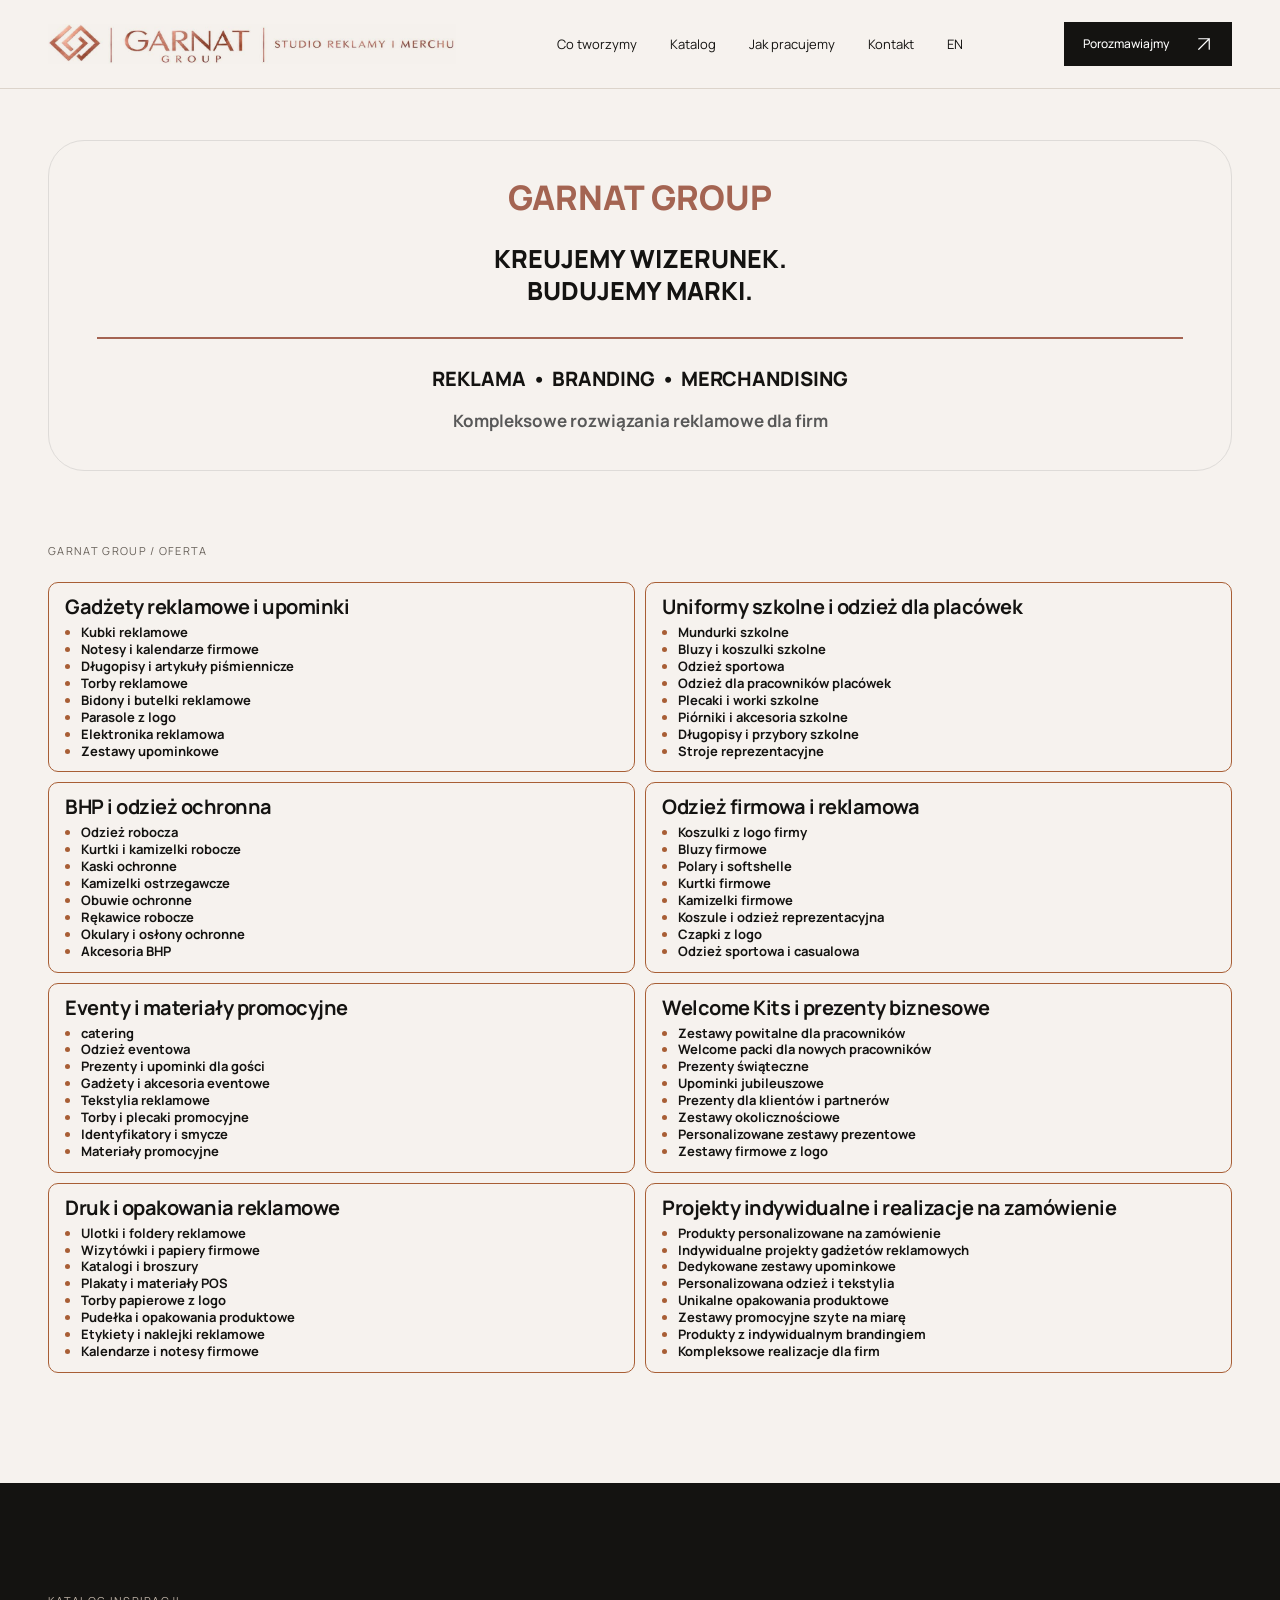
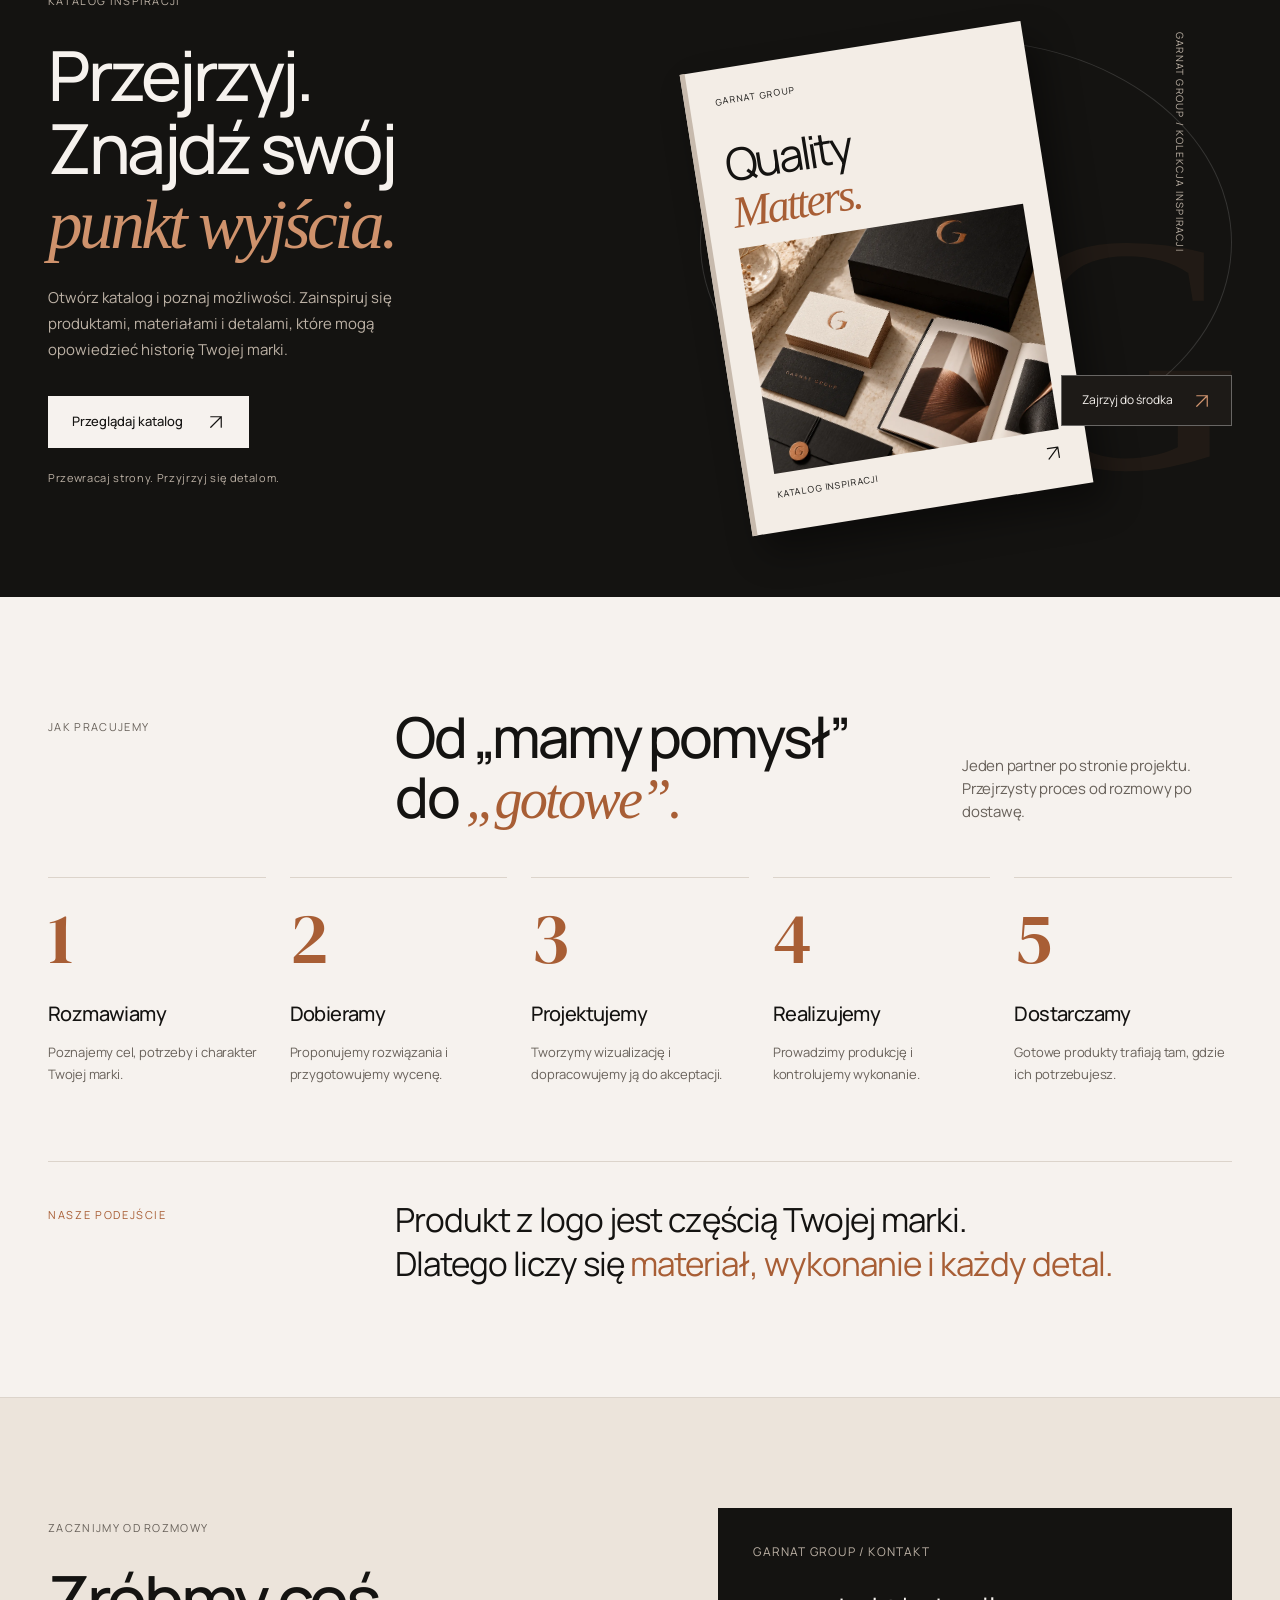
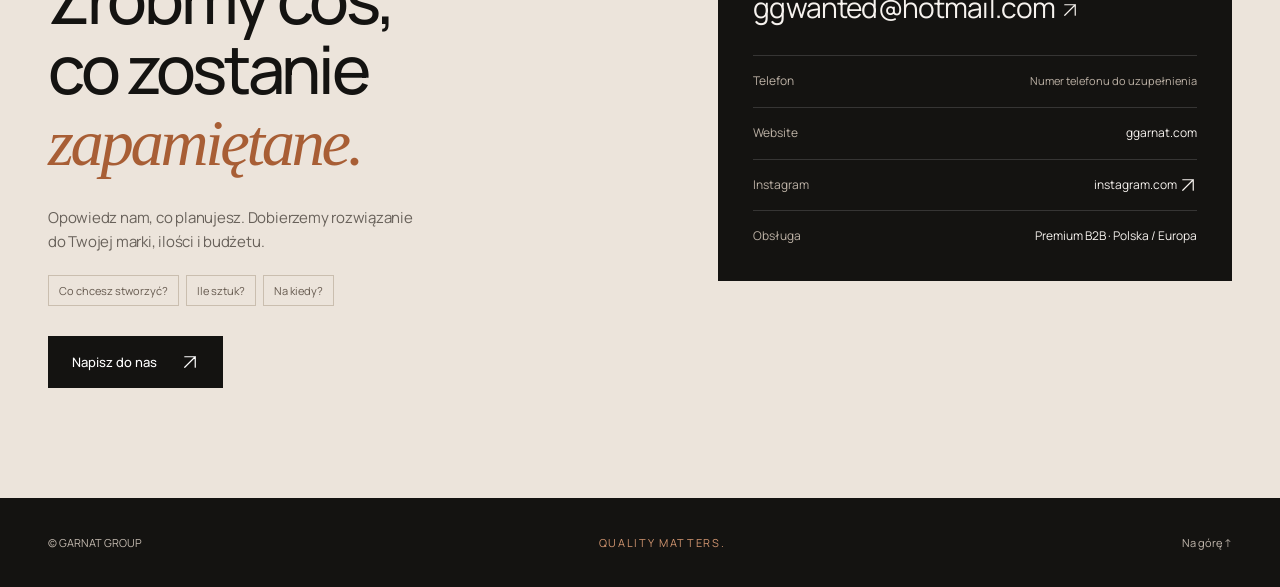
<file: index.html>
<!doctype html><html lang="pl"><head><meta charset="utf-8"><meta name="viewport" content="width=device-width,initial-scale=1"><meta name="theme-color" content="#f6f2ee"><title>GARNAT GROUP — Studio reklamy i merchu</title><meta name="description" content="Gadżety reklamowe, odzież firmowa z logo, druk i opakowania. GARNAT GROUP — od pomysłu i projektu po personalizację i dostawę."><meta property="og:title" content="GARNAT GROUP — Produkty z logo dla firm i szkół"><meta property="og:description" content="Studio reklamy i merchu. Gadżety, odzież i druk dla Twojej marki."><meta property="og:type" content="website"><link rel="icon" href="images/logo.webp" type="image/webp"><link rel="preload" href="fonts/manrope-latin.woff2" as="font" type="font/woff2" crossorigin><link rel="stylesheet" href="styles.css?v=4"><link rel="stylesheet" href="katalog.css?v=6"><link rel="alternate" hreflang="en" href="index-en.html"></head><body id="top"><a class="skip-link" href="#main-content">Przejdź do treści</a>
<header class="site-header"><div class="container header-inner">
<a class="site-brand" href="#top" aria-label="GARNAT GROUP — strona główna"><span class="site-brand-art" aria-hidden="true"></span><span class="site-brand-caption">Studio reklamy i merchu</span></a>
<nav class="desktop-menu" aria-label="Menu główne"><a href="#oferta">Co tworzymy</a><a href="#catalog-dialog" data-catalog-open>Katalog</a><a href="#proces">Jak pracujemy</a><a href="#kontakt">Kontakt</a><a href="index-en.html" hreflang="en" lang="en" aria-label="English">EN</a></nav>
<a class="btn dark header-cta" href="#kontakt">Porozmawiajmy <svg class="arrow" viewBox="0 0 24 24" width="18" height="18" aria-hidden="true" focusable="false"><path d="M5 19 19 5M5 5h14v14" fill="none" stroke="currentColor" stroke-width="1.6" stroke-linecap="round" stroke-linejoin="round"/></svg></a>
<details class="mobile-menu"><summary>Menu <span class="menu-icon" aria-hidden="true"></span></summary><nav class="mobile-panel" aria-label="Menu mobilne"><a href="#oferta">Co tworzymy <svg class="arrow" viewBox="0 0 24 24" width="18" height="18" aria-hidden="true" focusable="false"><path d="M5 19 19 5M5 5h14v14" fill="none" stroke="currentColor" stroke-width="1.6" stroke-linecap="round" stroke-linejoin="round"/></svg></a><a href="#catalog-dialog" data-catalog-open>Katalog <svg class="arrow" viewBox="0 0 24 24" width="18" height="18" aria-hidden="true" focusable="false"><path d="M5 19 19 5M5 5h14v14" fill="none" stroke="currentColor" stroke-width="1.6" stroke-linecap="round" stroke-linejoin="round"/></svg></a><a href="#proces">Jak pracujemy <svg class="arrow" viewBox="0 0 24 24" width="18" height="18" aria-hidden="true" focusable="false"><path d="M5 19 19 5M5 5h14v14" fill="none" stroke="currentColor" stroke-width="1.6" stroke-linecap="round" stroke-linejoin="round"/></svg></a><a href="#kontakt">Kontakt <svg class="arrow" viewBox="0 0 24 24" width="18" height="18" aria-hidden="true" focusable="false"><path d="M5 19 19 5M5 5h14v14" fill="none" stroke="currentColor" stroke-width="1.6" stroke-linecap="round" stroke-linejoin="round"/></svg></a><a class="mobile-contact" href="mailto:ggwanted@hotmail.com">ggwanted@hotmail.com</a><a href="index-en.html" hreflang="en" lang="en" aria-label="English">EN</a></nav></details>
</div></header>
<main id="main-content">
<section class="container opening-panel" aria-labelledby="opening-heading">
<h1 id="opening-heading">GARNAT GROUP</h1>
<p class="opening-statement"><span>KREUJEMY WIZERUNEK.</span><span>BUDUJEMY MARKI.</span></p>
<p class="opening-services"><span>REKLAMA</span><span>BRANDING</span><span>MERCHANDISING</span></p>
<p class="opening-description">Kompleksowe rozwiązania reklamowe dla firm</p>
</section>
<section class="section services offer-overview" id="oferta" aria-labelledby="offer-heading"><div class="container"><div class="offer-intro"><div class="section-label" id="offer-heading">GARNAT GROUP / Oferta</div></div>
<div class="category-grid">
<a class="category-card" href="katalog-bez-js.html#produkt-1-1" data-catalog-open data-category="Gifty i gadżety" aria-label="Otwórz katalog: Gadżety reklamowe i upominki"><h3>Gadżety reklamowe i upominki</h3><ul><li>Kubki reklamowe</li><li>Notesy i kalendarze firmowe</li><li>Długopisy i artykuły piśmiennicze</li><li>Torby reklamowe</li><li>Bidony i butelki reklamowe</li><li>Parasole z logo</li><li>Elektronika reklamowa</li><li>Zestawy upominkowe</li></ul></a>
<a class="category-card" href="katalog-bez-js.html#produkt-2-1" data-catalog-open data-category="Szkoła" aria-label="Otwórz katalog: Uniformy szkolne i odzież dla placówek"><h3>Uniformy szkolne i odzież dla placówek</h3><ul><li>Mundurki szkolne</li><li>Bluzy i koszulki szkolne</li><li>Odzież sportowa</li><li>Odzież dla pracowników placówek</li><li>Plecaki i worki szkolne</li><li>Piórniki i akcesoria szkolne</li><li>Długopisy i przybory szkolne</li><li>Stroje reprezentacyjne</li></ul></a>
<a class="category-card" href="katalog-bez-js.html#produkt-6-1" data-catalog-open data-category="BHP" aria-label="Otwórz katalog: BHP i odzież ochronna"><h3>BHP i odzież ochronna</h3><ul><li>Odzież robocza</li><li>Kurtki i kamizelki robocze</li><li>Kaski ochronne</li><li>Kamizelki ostrzegawcze</li><li>Obuwie ochronne</li><li>Rękawice robocze</li><li>Okulary i osłony ochronne</li><li>Akcesoria BHP</li></ul></a>
<a class="category-card" href="katalog-bez-js.html#produkt-3-1" data-catalog-open data-category="Odzież firmowa" aria-label="Otwórz katalog: Odzież firmowa i reklamowa"><h3>Odzież firmowa i reklamowa</h3><ul><li>Koszulki z logo firmy</li><li>Bluzy firmowe</li><li>Polary i softshelle</li><li>Kurtki firmowe</li><li>Kamizelki firmowe</li><li>Koszule i odzież reprezentacyjna</li><li>Czapki z logo</li><li>Odzież sportowa i casualowa</li></ul></a>
<a class="category-card" href="katalog-bez-js.html#produkt-7-1" data-catalog-open data-category="Events" aria-label="Otwórz katalog: Eventy i materiały promocyjne"><h3>Eventy i materiały promocyjne</h3><ul><li>catering</li><li>Odzież eventowa</li><li>Prezenty i upominki dla gości</li><li>Gadżety i akcesoria eventowe</li><li>Tekstylia reklamowe</li><li>Torby i plecaki promocyjne</li><li>Identyfikatory i smycze</li><li>Materiały promocyjne</li></ul></a>
<a class="category-card" href="katalog-bez-js.html#produkt-4-1" data-catalog-open data-category="Welcome kits" aria-label="Otwórz katalog: Welcome Kits i prezenty biznesowe"><h3>Welcome Kits i prezenty biznesowe</h3><ul><li>Zestawy powitalne dla pracowników</li><li>Welcome packi dla nowych pracowników</li><li>Prezenty świąteczne</li><li>Upominki jubileuszowe</li><li>Prezenty dla klientów i partnerów</li><li>Zestawy okolicznościowe</li><li>Personalizowane zestawy prezentowe</li><li>Zestawy firmowe z logo</li></ul></a>
<a class="category-card" href="katalog-bez-js.html#produkt-5-1" data-catalog-open data-category="Print &amp; Packaging" aria-label="Otwórz katalog: Druk i opakowania reklamowe"><h3>Druk i opakowania reklamowe</h3><ul><li>Ulotki i foldery reklamowe</li><li>Wizytówki i papiery firmowe</li><li>Katalogi i broszury</li><li>Plakaty i materiały POS</li><li>Torby papierowe z logo</li><li>Pudełka i opakowania produktowe</li><li>Etykiety i naklejki reklamowe</li><li>Kalendarze i notesy firmowe</li></ul></a>
<a class="category-card" href="katalog-bez-js.html#produkt-8-1" data-catalog-open data-category="Projekty indywidualne" aria-label="Otwórz katalog: Projekty indywidualne i realizacje na zamówienie"><h3>Projekty indywidualne i realizacje na zamówienie</h3><ul><li>Produkty personalizowane na zamówienie</li><li>Indywidualne projekty gadżetów reklamowych</li><li>Dedykowane zestawy upominkowe</li><li>Personalizowana odzież i tekstylia</li><li>Unikalne opakowania produktowe</li><li>Zestawy promocyjne szyte na miarę</li><li>Produkty z indywidualnym brandingiem</li><li>Kompleksowe realizacje dla firm</li></ul></a>
</div>
</div></section>
<section class="section catalog-section" id="katalog" aria-labelledby="catalog-invite-heading"><div class="container catalog-grid"><div><div class="section-label">Katalog inspiracji</div><h2 id="catalog-invite-heading">Przejrzyj.<br>Znajdź swój<br><em>punkt wyjścia.</em></h2><p>Otwórz katalog i poznaj możliwości. Zainspiruj się produktami, materiałami i detalami, które mogą opowiedzieć historię Twojej marki.</p><a class="btn" href="#catalog-dialog" data-catalog-open>Przeglądaj katalog <svg class="arrow" viewBox="0 0 24 24" width="18" height="18" aria-hidden="true" focusable="false"><path d="M5 19 19 5M5 5h14v14" fill="none" stroke="currentColor" stroke-width="1.6" stroke-linecap="round" stroke-linejoin="round"/></svg></a><p class="catalog-count">Przewracaj strony. Przyjrzyj się detalom.</p></div><a class="catalog-art" href="#catalog-dialog" data-catalog-open aria-label="Otwórz katalog inspiracji"><span class="catalog-tab" aria-hidden="true">GARNAT GROUP / KOLEKCJA INSPIRACJI</span><span class="book-preview" aria-hidden="true"><span class="book-top">GARNAT GROUP</span><span class="book-word">Quality<br><em>Matters.</em></span><img src="images/studio-druk.webp" loading="lazy" width="1254" height="1254" alt=""><span class="book-bottom"><span>KATALOG INSPIRACJI</span><span><svg class="arrow" viewBox="0 0 24 24" width="18" height="18" aria-hidden="true" focusable="false"><path d="M5 19 19 5M5 5h14v14" fill="none" stroke="currentColor" stroke-width="1.6" stroke-linecap="round" stroke-linejoin="round"/></svg></span></span></span><span class="preview-label">Zajrzyj do środka <svg class="arrow" viewBox="0 0 24 24" width="18" height="18" aria-hidden="true" focusable="false"><path d="M5 19 19 5M5 5h14v14" fill="none" stroke="currentColor" stroke-width="1.6" stroke-linecap="round" stroke-linejoin="round"/></svg></span></a></div></section>
<section class="section" id="proces" aria-labelledby="process-heading"><div class="container"><div class="section-heading"><div class="section-label">Jak pracujemy</div><div class="heading-row"><h2 id="process-heading">Od „mamy pomysł”<br>do <em>„gotowe”.</em></h2><p class="section-intro">Jeden partner po stronie projektu. Przejrzysty proces od rozmowy po dostawę.</p></div></div><div class="process-list"><article class="process-step"><div class="process-no" aria-label="Krok 1">1</div><h3>Rozmawiamy</h3><p>Poznajemy cel, potrzeby i charakter Twojej marki.</p></article><article class="process-step"><div class="process-no" aria-label="Krok 2">2</div><h3>Dobieramy</h3><p>Proponujemy rozwiązania i przygotowujemy wycenę.</p></article><article class="process-step"><div class="process-no" aria-label="Krok 3">3</div><h3>Projektujemy</h3><p>Tworzymy wizualizację i dopracowujemy ją do akceptacji.</p></article><article class="process-step"><div class="process-no" aria-label="Krok 4">4</div><h3>Realizujemy</h3><p>Prowadzimy produkcję i kontrolujemy wykonanie.</p></article><article class="process-step"><div class="process-no" aria-label="Krok 5">5</div><h3>Dostarczamy</h3><p>Gotowe produkty trafiają tam, gdzie ich potrzebujesz.</p></article></div><div class="studio-note"><div class="kicker">Nasze podejście</div><p>Produkt z logo jest częścią Twojej marki.<br>Dlatego liczy się <span>materiał, wykonanie i każdy detal.</span></p></div></div></section>
<section class="section contact" id="kontakt" aria-labelledby="contact-heading"><div class="container contact-grid"><div><div class="section-label">Zacznijmy od rozmowy</div><h2 id="contact-heading">Zróbmy coś,<br>co zostanie<br><em>zapamiętane.</em></h2><p class="contact-description">Opowiedz nam, co planujesz. Dobierzemy rozwiązanie do Twojej marki, ilości i budżetu.</p><div class="contact-hints" aria-label="Co warto podać w zapytaniu"><span>Co chcesz stworzyć?</span><span>Ile sztuk?</span><span>Na kiedy?</span></div><a class="btn dark" href="mailto:ggwanted@hotmail.com">Napisz do nas <svg class="arrow" viewBox="0 0 24 24" width="18" height="18" aria-hidden="true" focusable="false"><path d="M5 19 19 5M5 5h14v14" fill="none" stroke="currentColor" stroke-width="1.6" stroke-linecap="round" stroke-linejoin="round"/></svg></a></div><div class="contact-card"><div class="contact-card-title">GARNAT GROUP / Kontakt</div><a class="contact-email" href="mailto:ggwanted@hotmail.com">ggwanted@hotmail.com <svg class="arrow" viewBox="0 0 24 24" width="18" height="18" aria-hidden="true" focusable="false"><path d="M5 19 19 5M5 5h14v14" fill="none" stroke="currentColor" stroke-width="1.6" stroke-linecap="round" stroke-linejoin="round"/></svg></a><div class="contact-item"><span class="label">Telefon</span><span class="value placeholder">Numer telefonu do uzupełnienia</span></div><div class="contact-item"><span class="label">Website</span><span class="value">ggarnat.com</span></div><div class="contact-item"><span class="label">Instagram</span><a class="value" href="https://www.instagram.com/" target="_blank" rel="noopener noreferrer">instagram.com <svg class="arrow" viewBox="0 0 24 24" width="18" height="18" aria-hidden="true" focusable="false"><path d="M5 19 19 5M5 5h14v14" fill="none" stroke="currentColor" stroke-width="1.6" stroke-linecap="round" stroke-linejoin="round"/></svg></a></div><div class="contact-item"><span class="label">Obsługa</span><span class="value">Premium B2B · Polska / Europa</span></div></div></div></section>
</main><footer class="site-footer"><div class="container footer-inner"><span>© GARNAT GROUP</span><span class="footer-tagline">QUALITY MATTERS.</span><a href="#top">Na górę ↑</a></div></footer>
<div class="catalog-dialog" id="catalog-dialog" role="dialog" aria-modal="true" aria-labelledby="catalog-title" tabindex="-1"><div class="leaflet-shell"><header class="leaflet-top"><div><div class="leaflet-brand" id="catalog-title">GARNAT GROUP</div><span class="leaflet-sub">KATALOG INSPIRACJI</span></div><div class="leaflet-actions"><button type="button" class="leaflet-tool" id="leaflet-zoom" aria-pressed="false">Powiększ +</button><button type="button" class="leaflet-tool fullscreen-tool" id="leaflet-fullscreen">Pełny ekran</button><a href="#katalog" class="leaflet-tool" id="catalog-close">Zamknij ×</a></div></header><noscript><p style="padding:12px 24px"><a href="katalog-bez-js.html">Otwórz katalog bez JavaScriptu →</a></p></noscript><div class="catalog-category-bar"><label for="catalog-category">Kategoria</label><select id="catalog-category"><option value="">Wszystkie kategorie</option><option>Gifty i gadżety</option><option>Szkoła</option><option>Odzież firmowa</option><option>Welcome kits</option><option>Print & Packaging</option><option>BHP</option><option>Events</option><option>Projekty indywidualne</option></select></div><div class="leaflet-stage" id="leaflet-stage" aria-label="Strony katalogu"><div class="leaflet-book" id="leaflet-book"><article class="leaflet-page leaflet-cover" data-page="0" aria-label="Strona 1: okładka"><div class="eyebrow">GARNAT GROUP / Inspiracje</div><div class="cover-mark" aria-hidden="true">G.</div><div class="cover-kicker">POMYSŁ · DETAL · REALIZACJA</div><h3 class="cover-word">QUALITY<br><span>MATTERS.</span></h3><p>Inspiracje dla Twojej marki.<br>Gadżety, odzież i materiały reklamowe.</p><p>Odkryj kolekcję inspiracji.<br>Przewróć stronę i poznaj szczegóły.</p><div class="page-folio"><span>QUALITY MATTERS.</span><span>01</span></div></article></div></div><footer class="leaflet-bottom"><div class="leaflet-controls"><button class="leaflet-arrow" id="leaflet-prev" type="button" aria-label="Poprzednie strony">←</button><span class="leaflet-counter" id="leaflet-counter" aria-live="polite"></span><button class="leaflet-arrow" id="leaflet-next" type="button" aria-label="Następne strony">→</button></div><div class="leaflet-pages" aria-label="Przejdź do strony"></div><p class="leaflet-hint">Przeglądaj katalog: strzałki ← → lub przesunięcie palcem.</p></footer></div></div><script src="katalog-dane.js" defer></script><script src="katalog.js?v=6" defer></script><script src="site.js" defer></script></body></html>
</file>
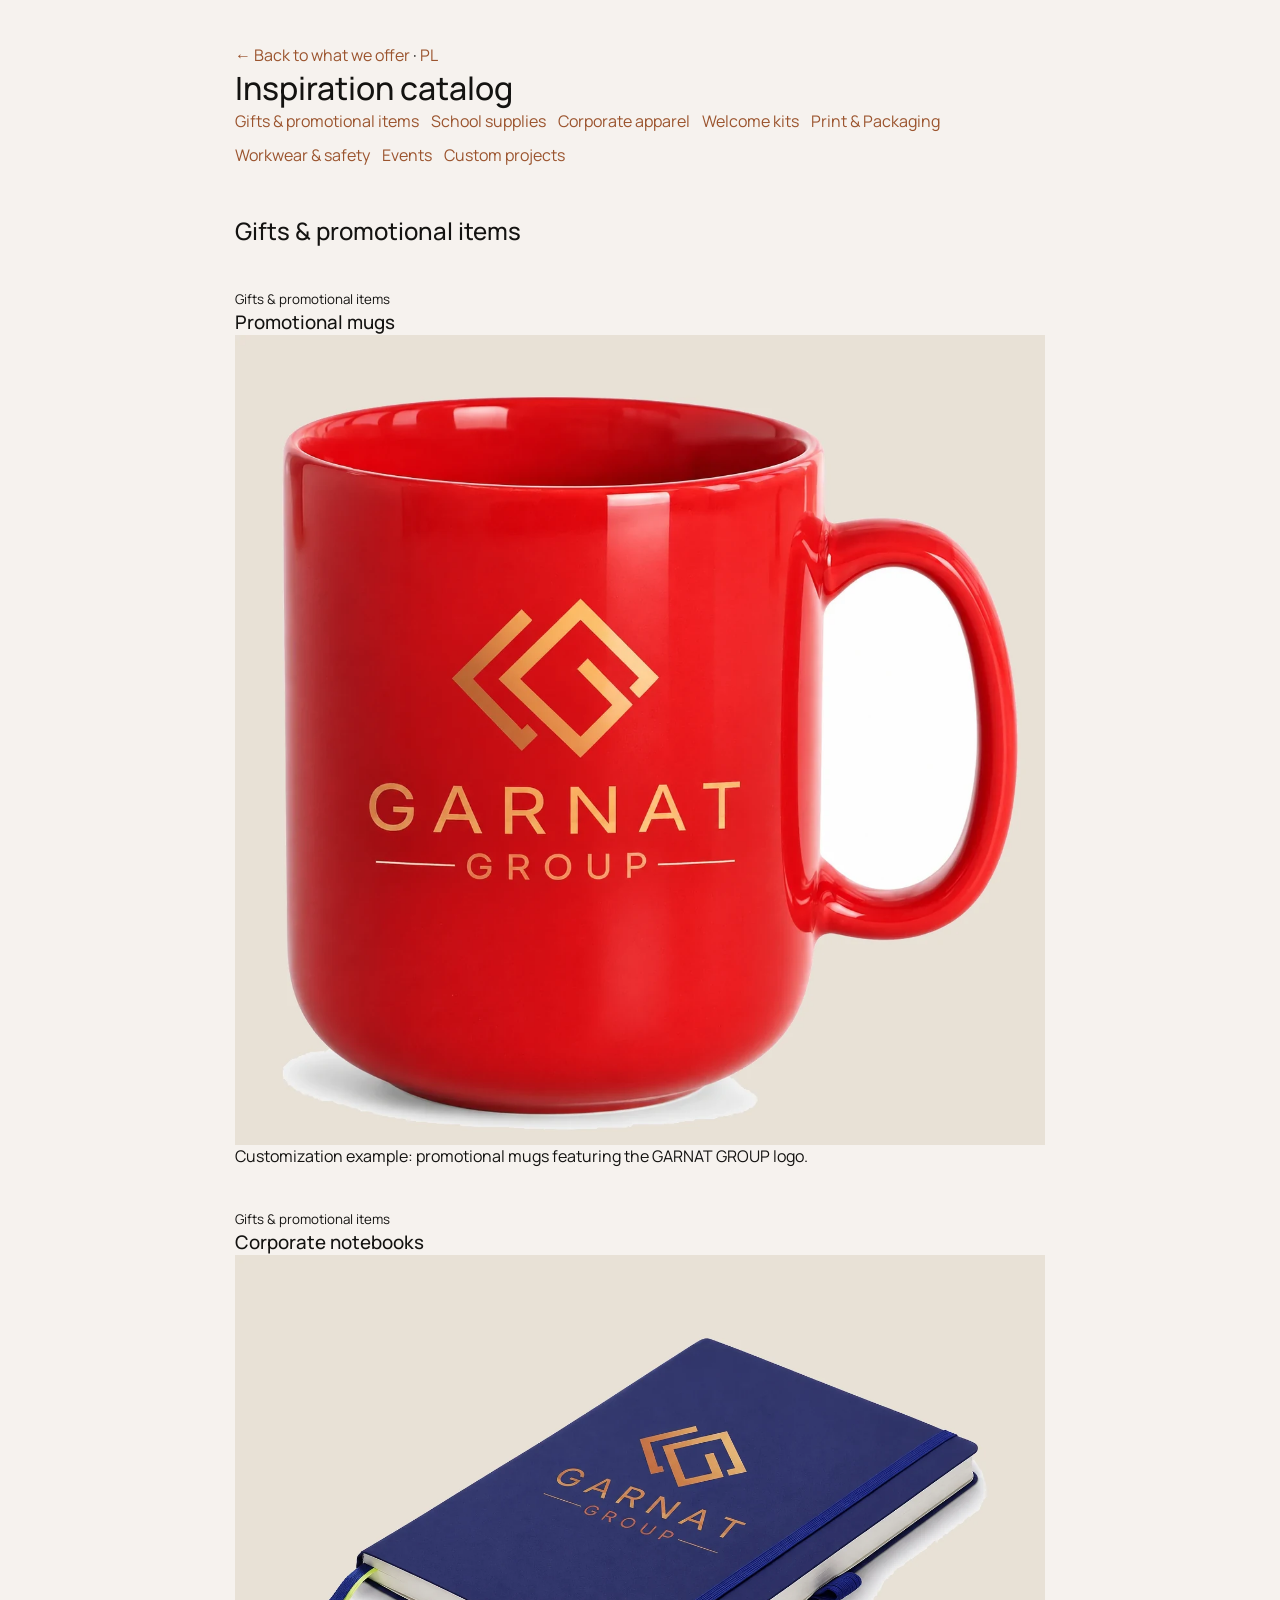
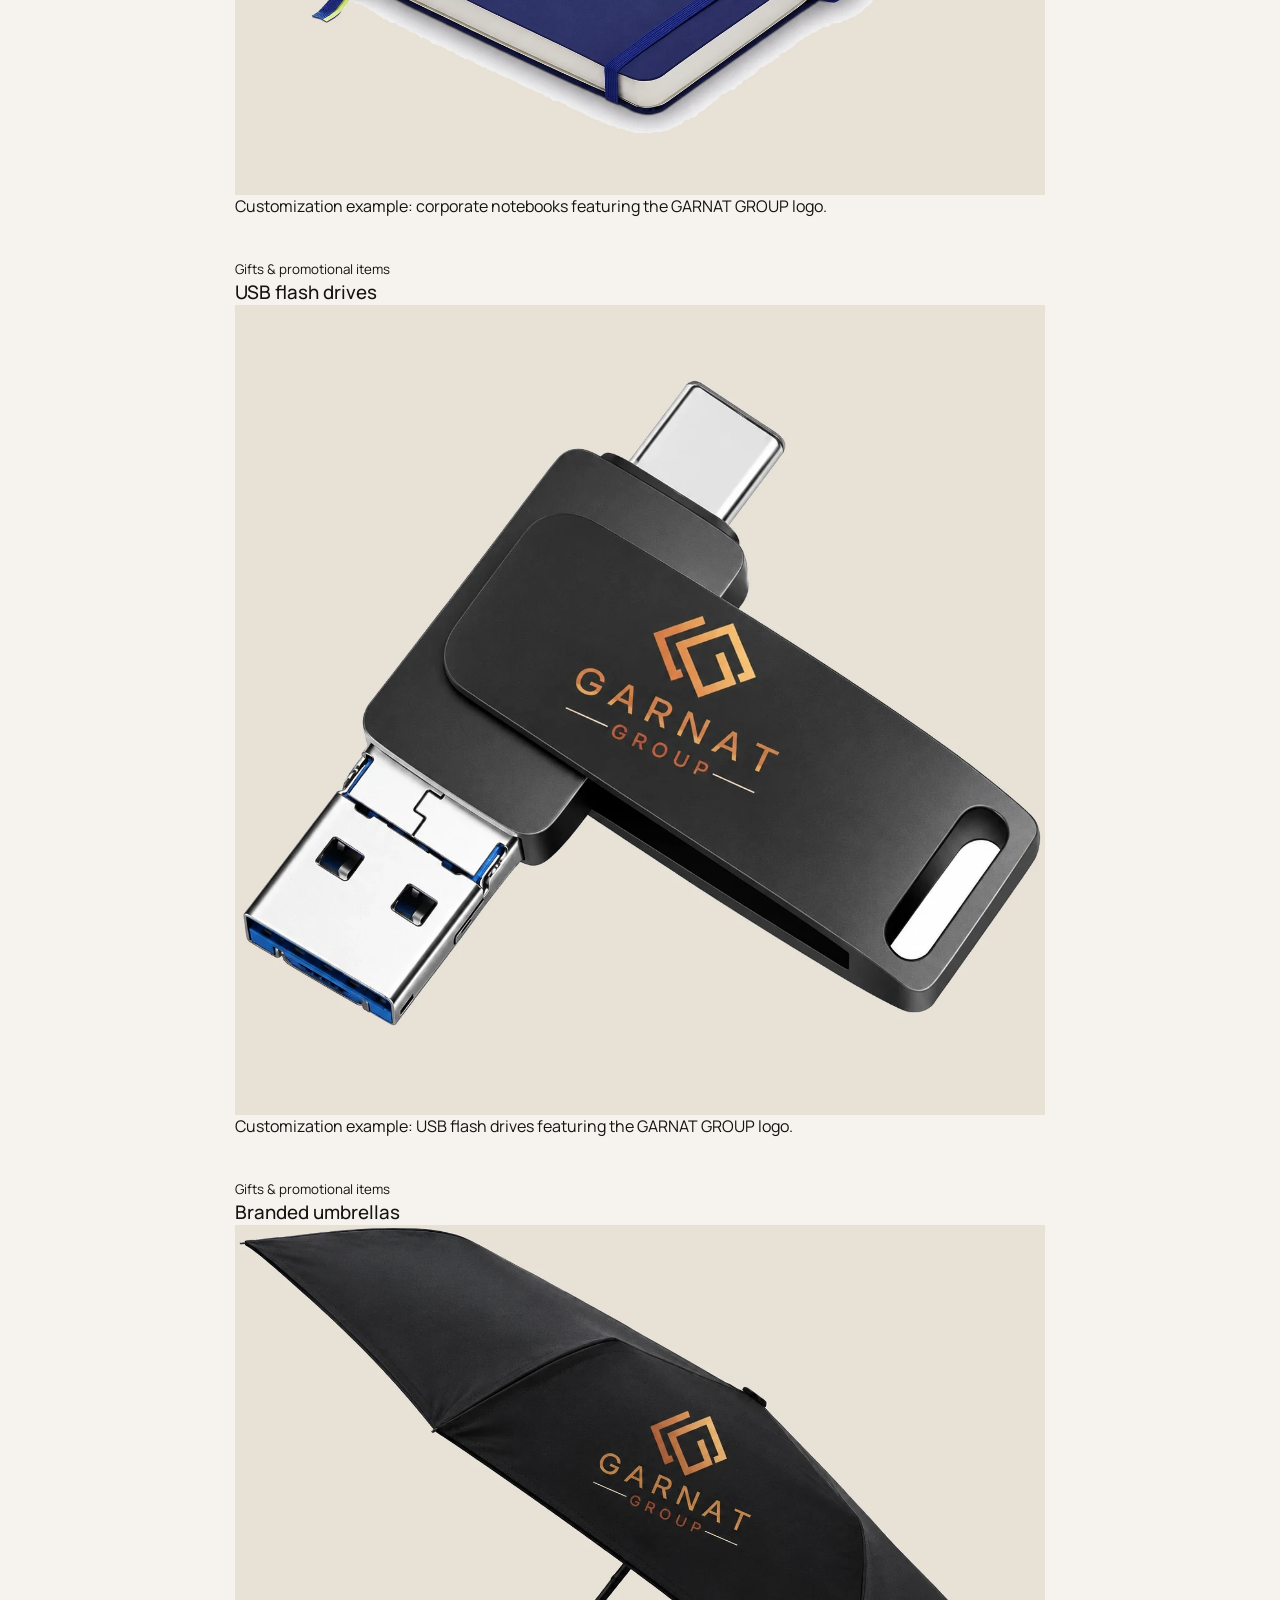
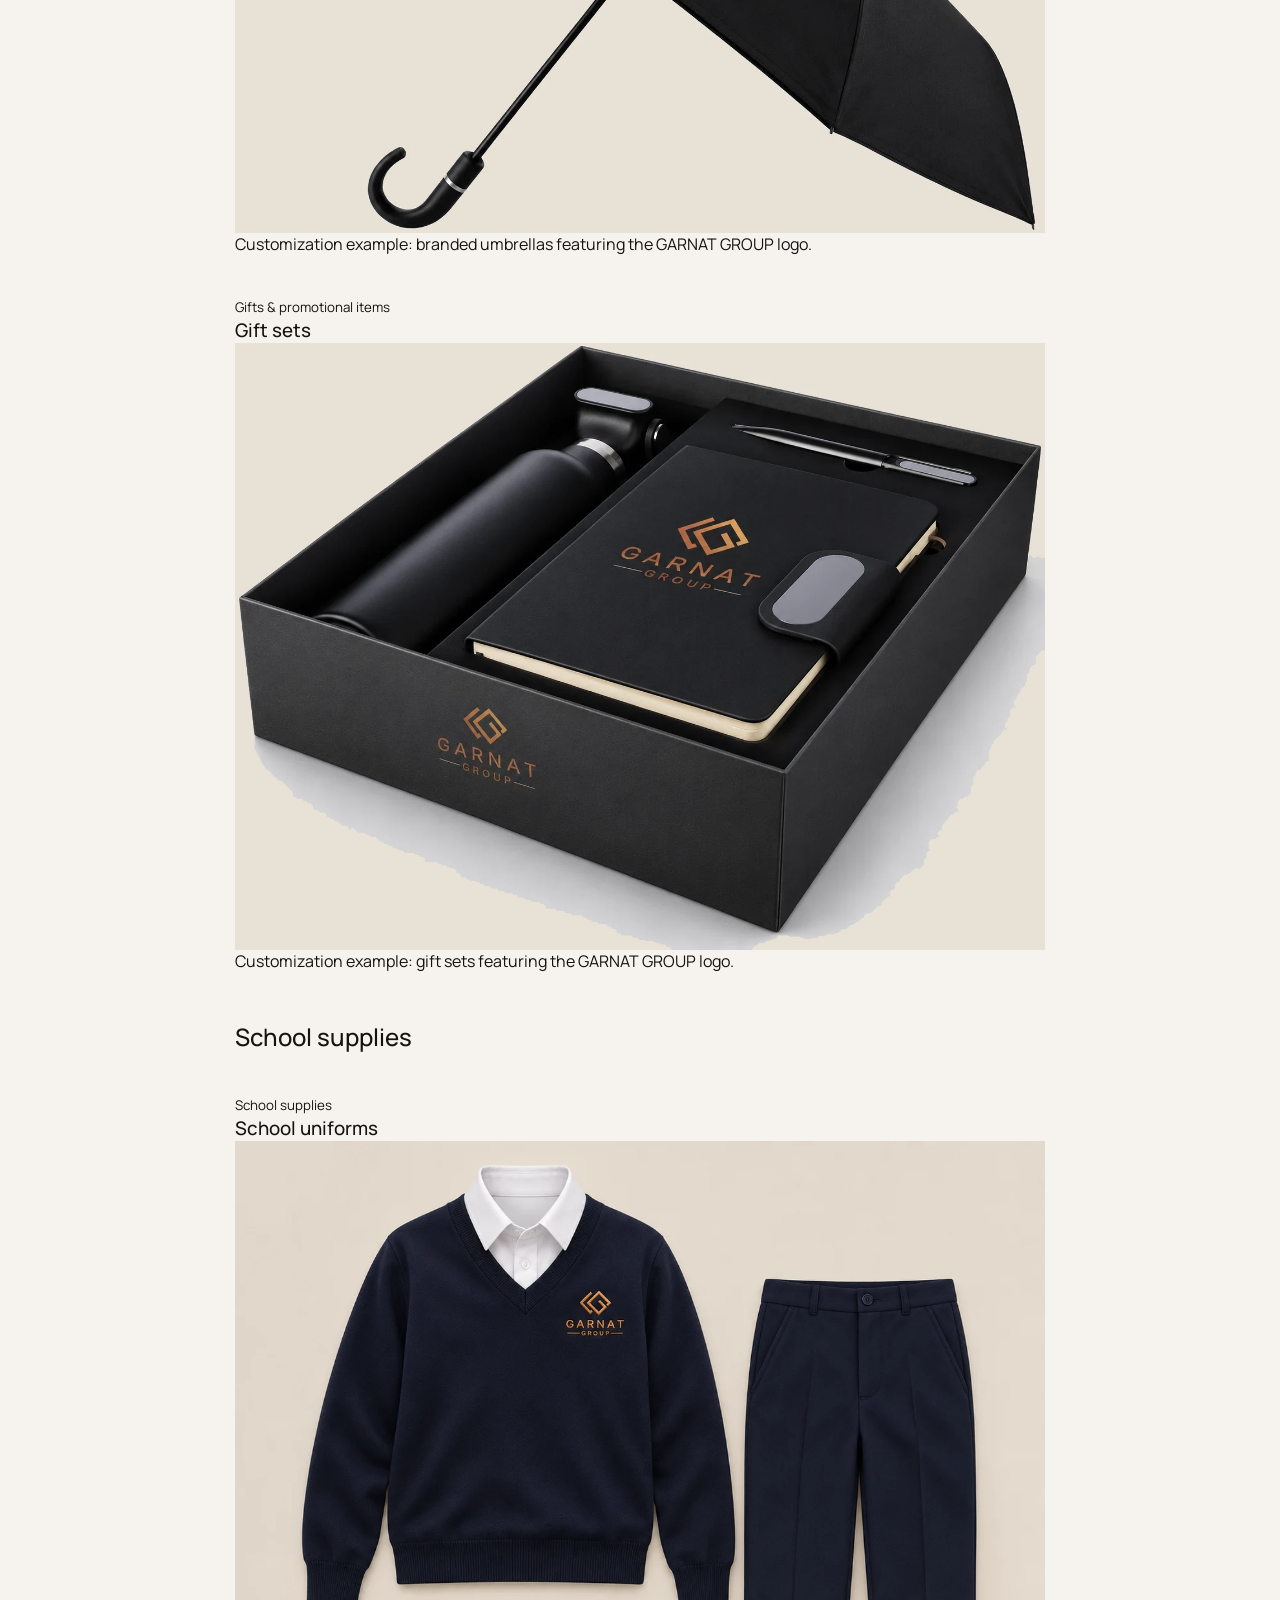
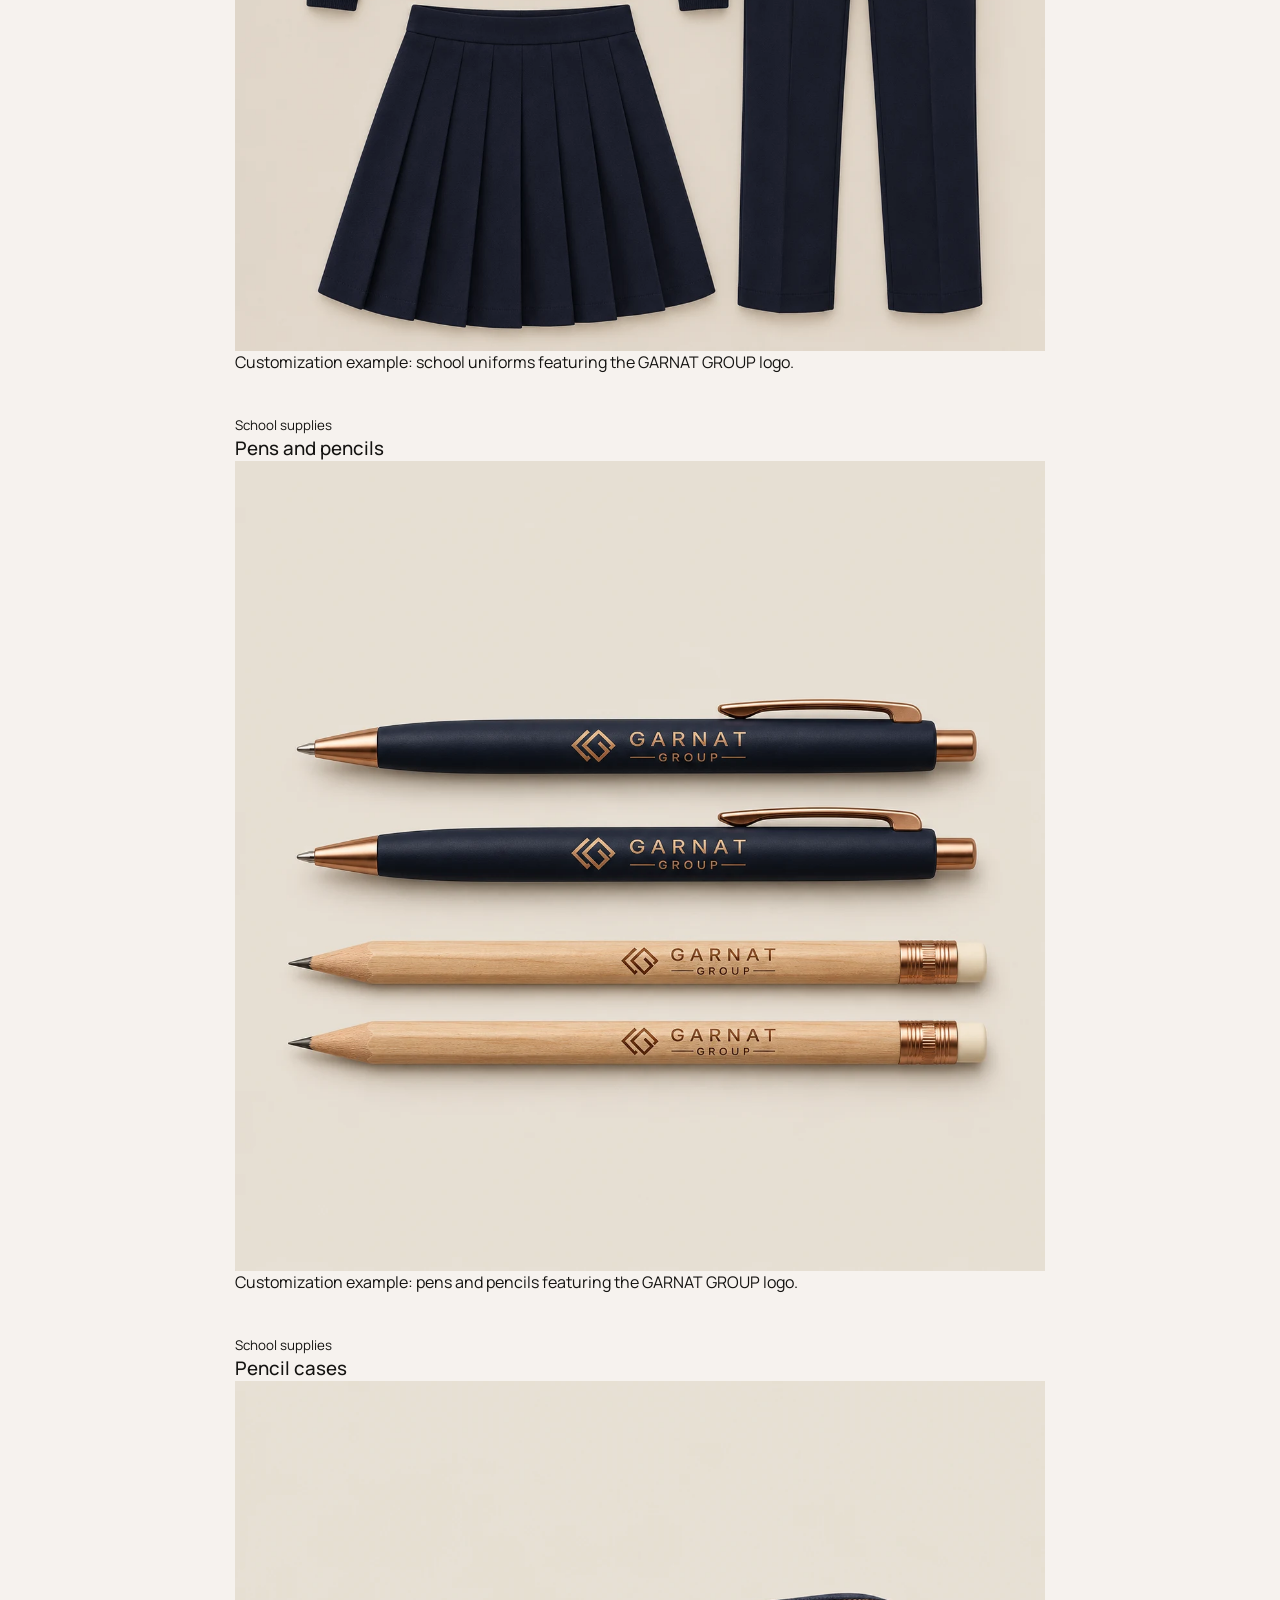
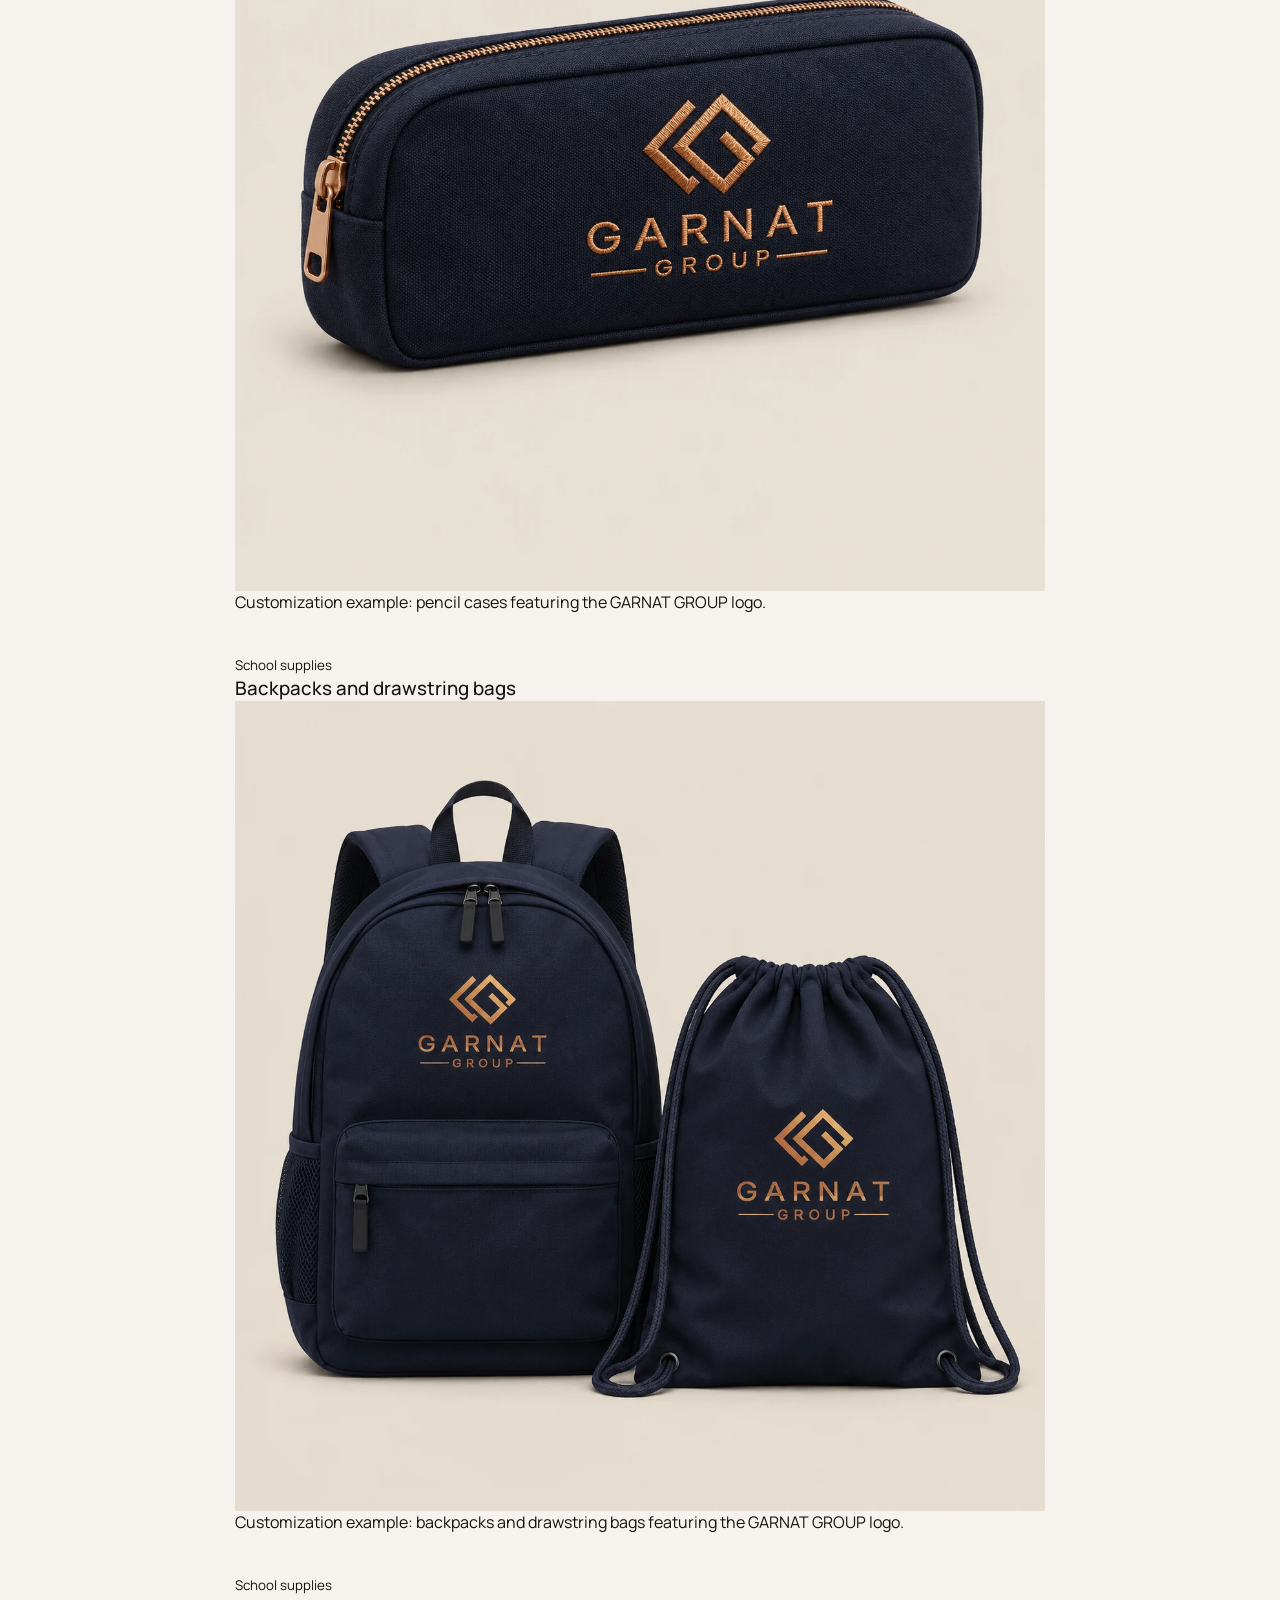
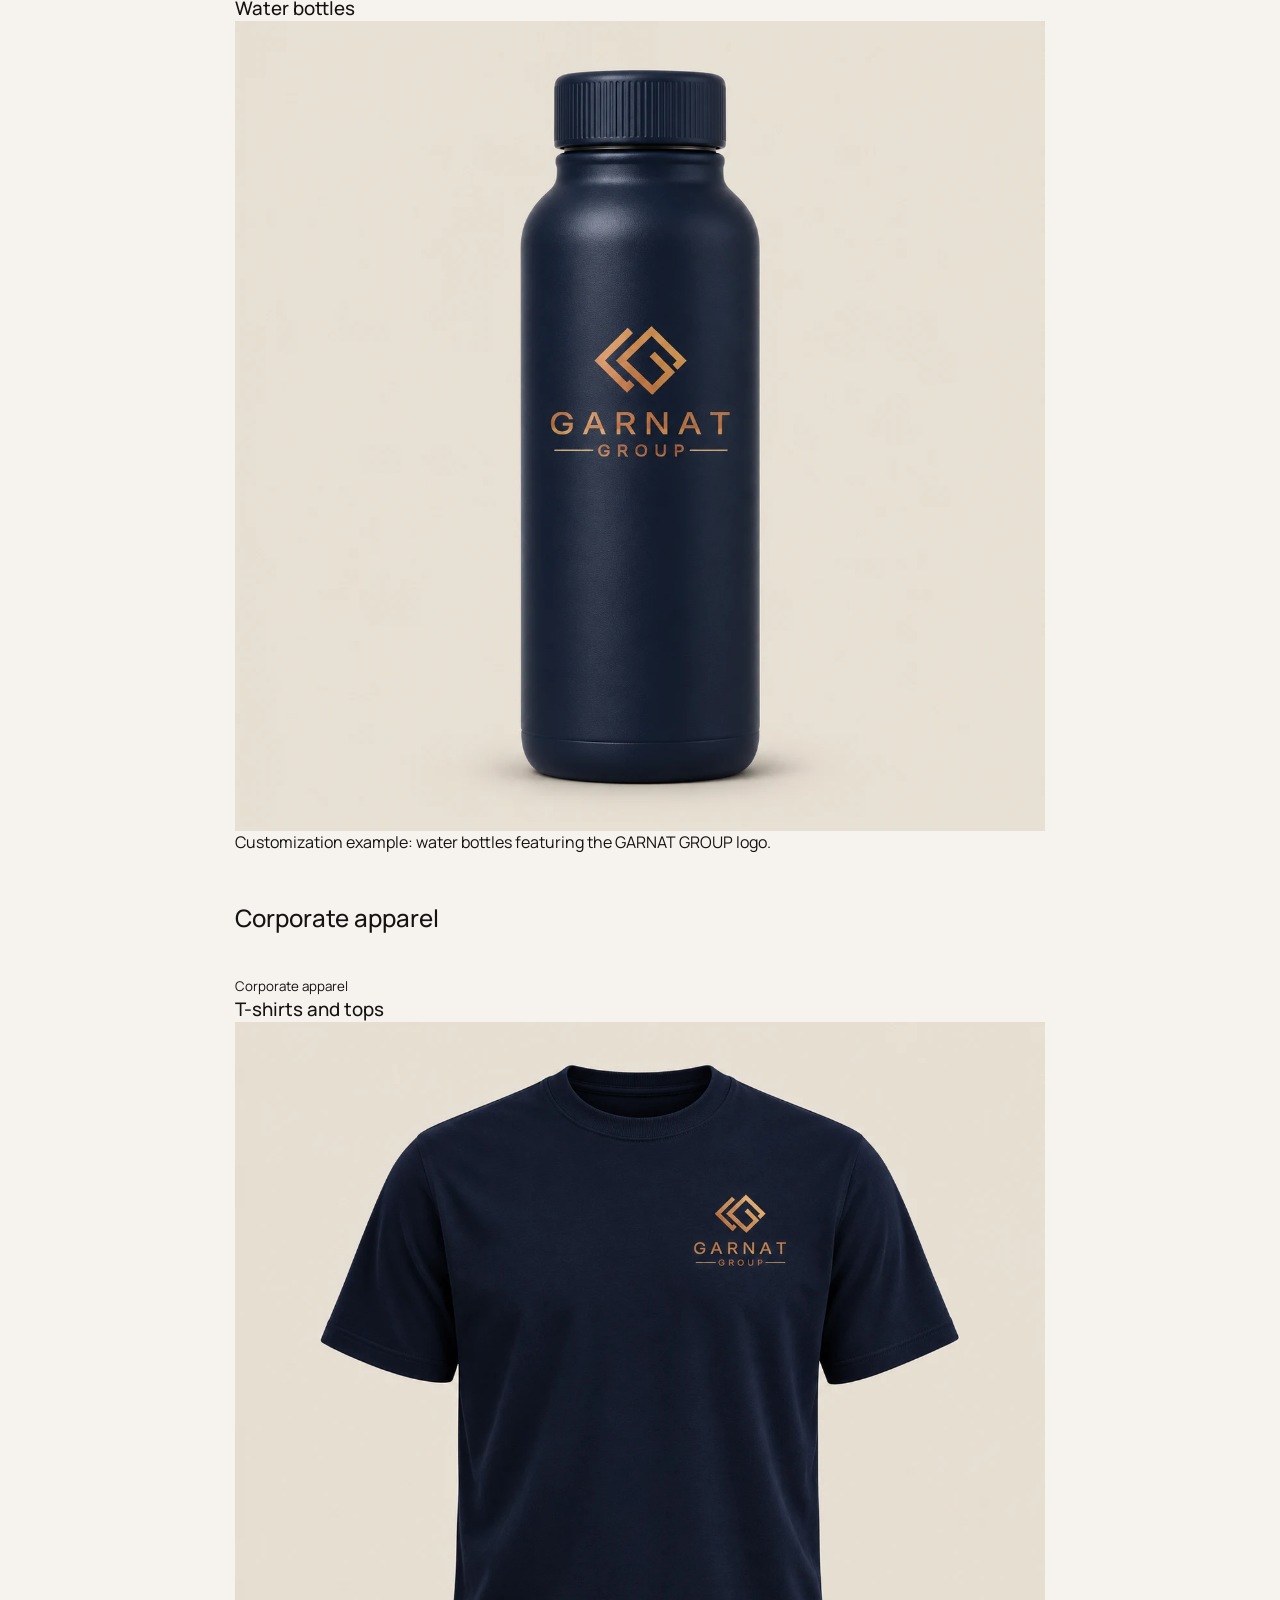
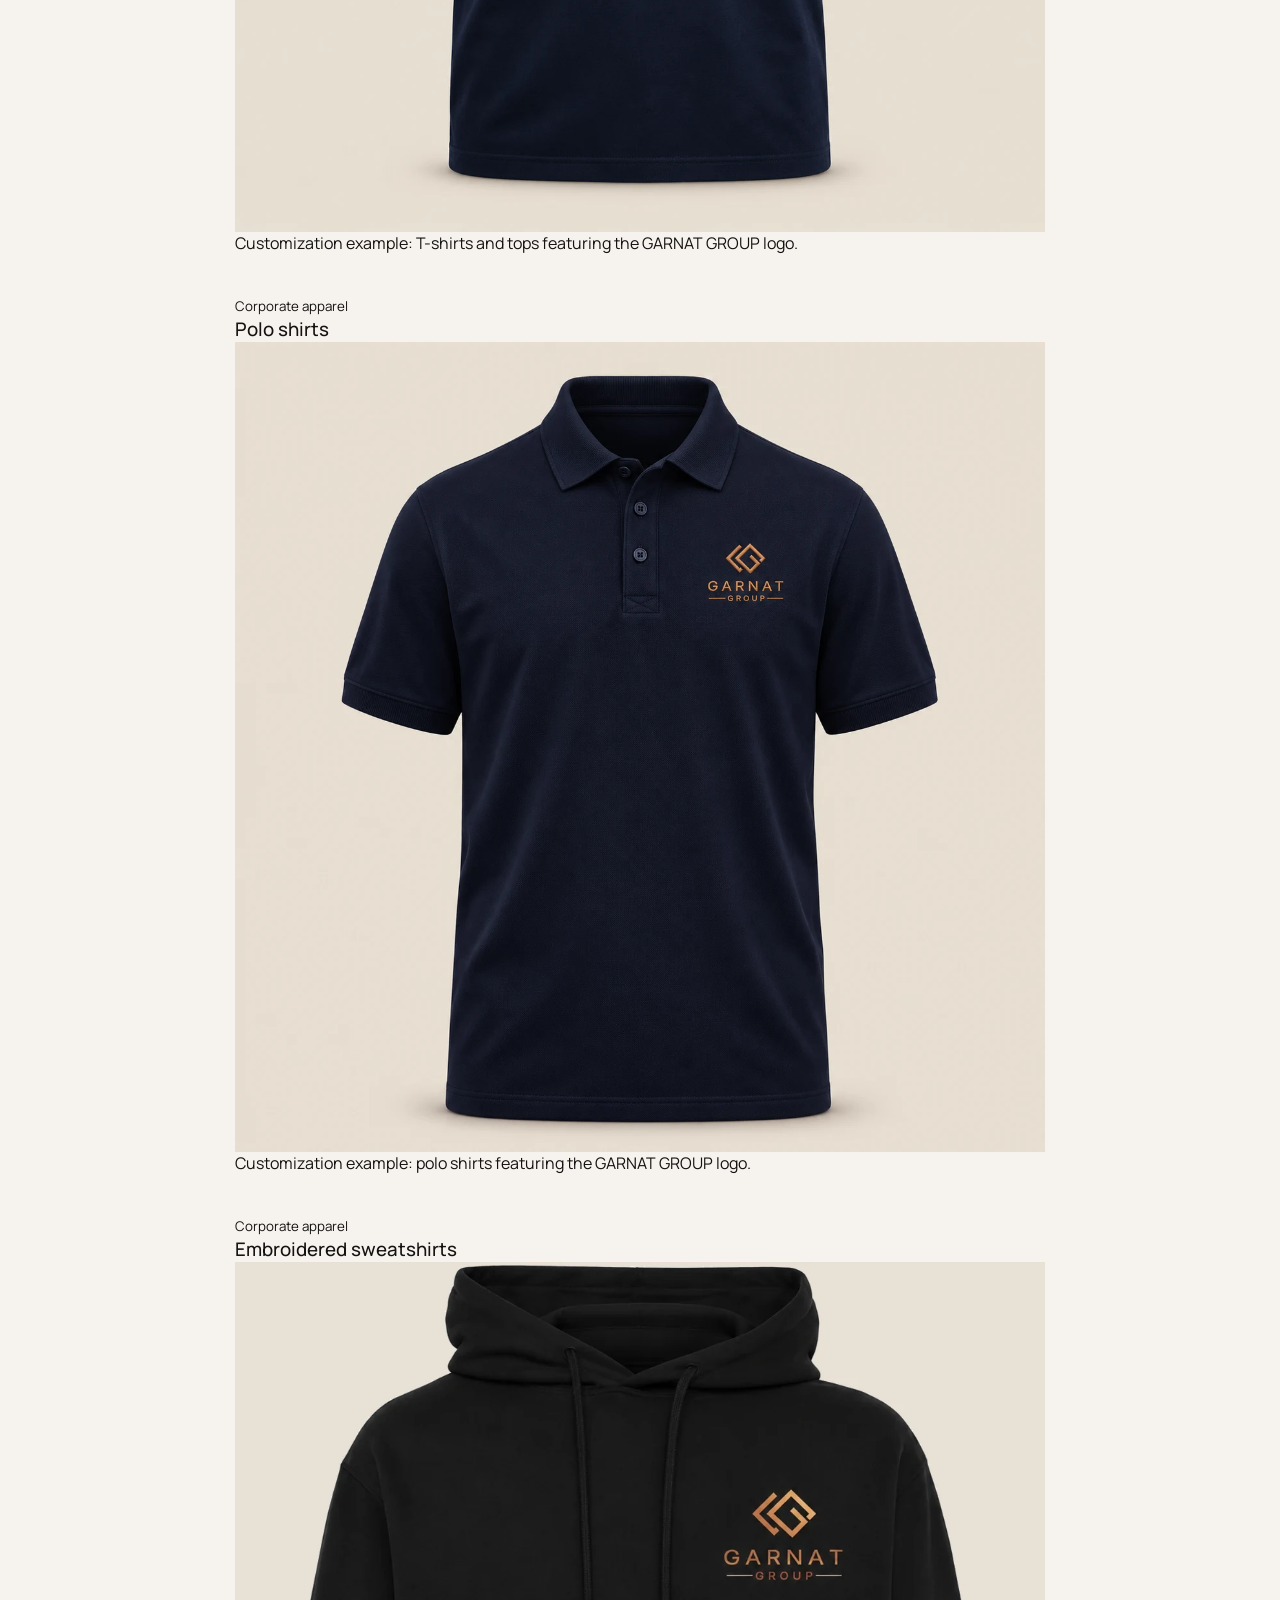
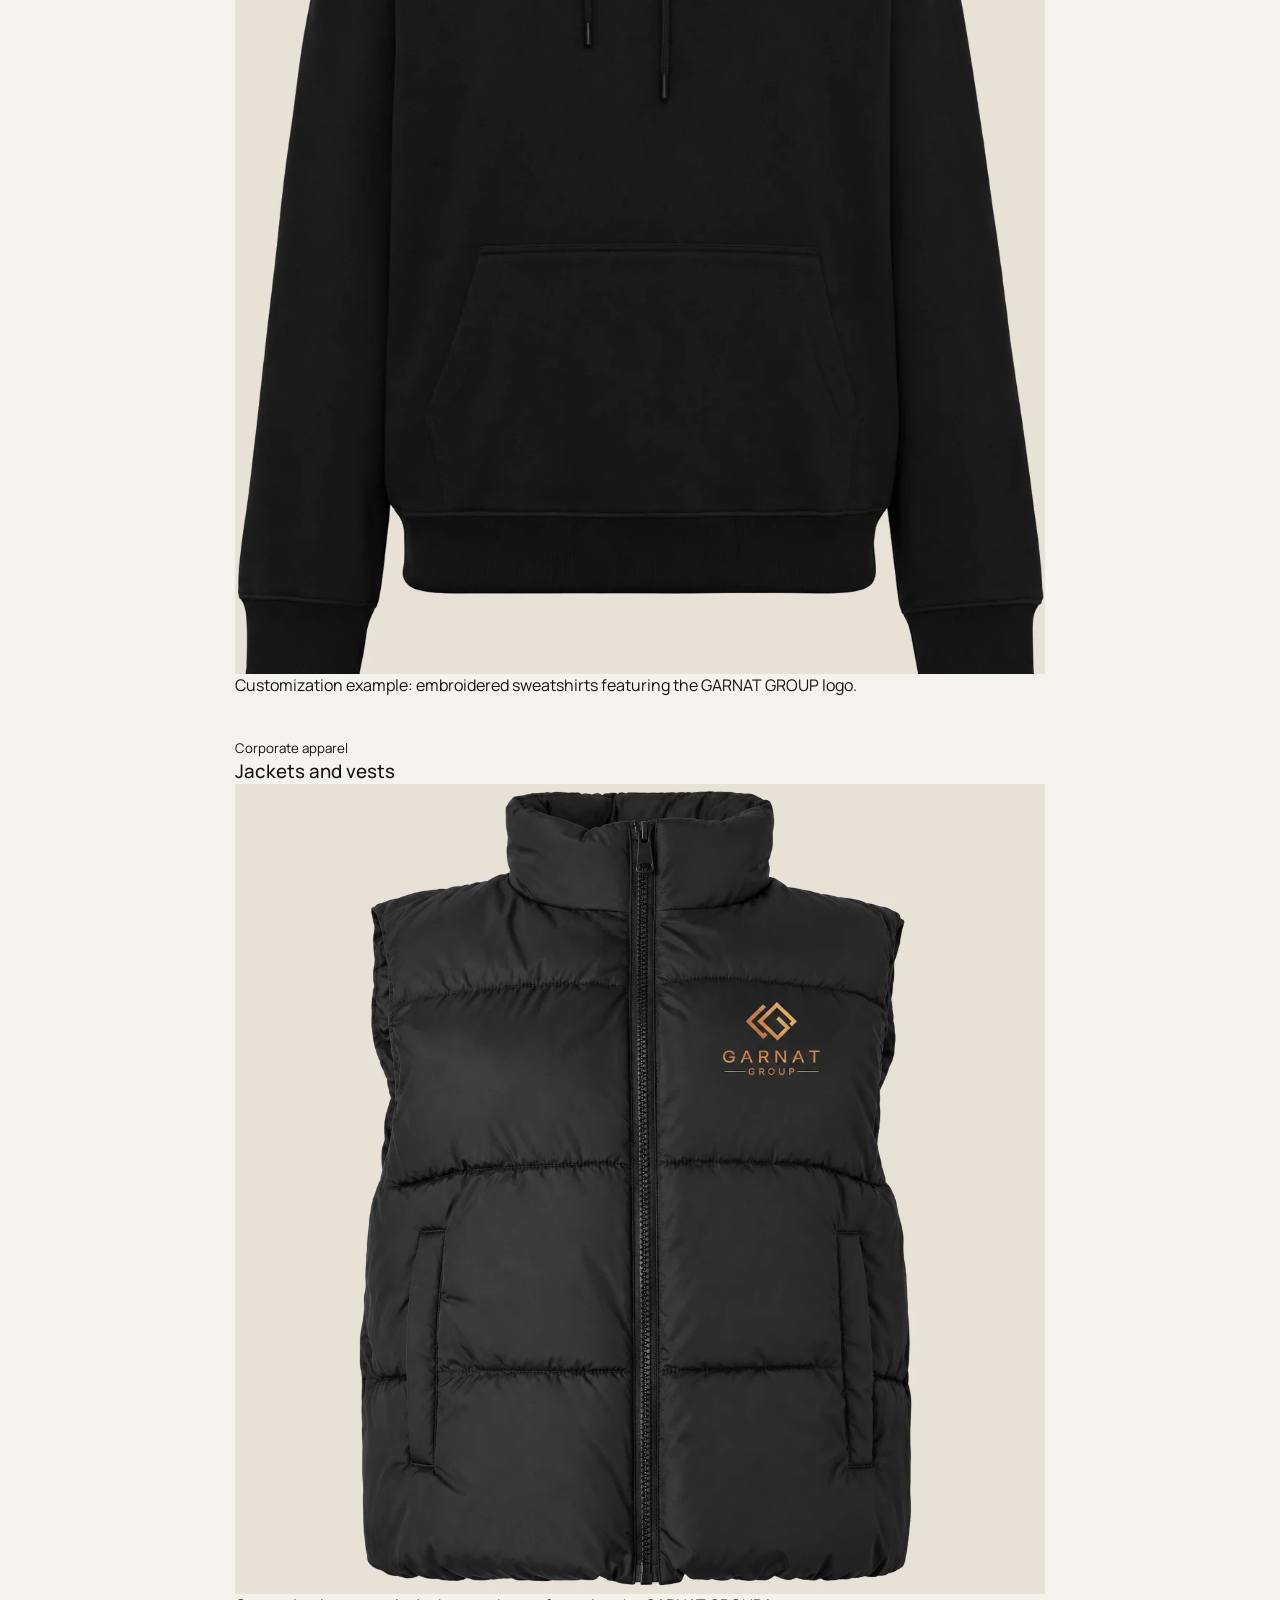
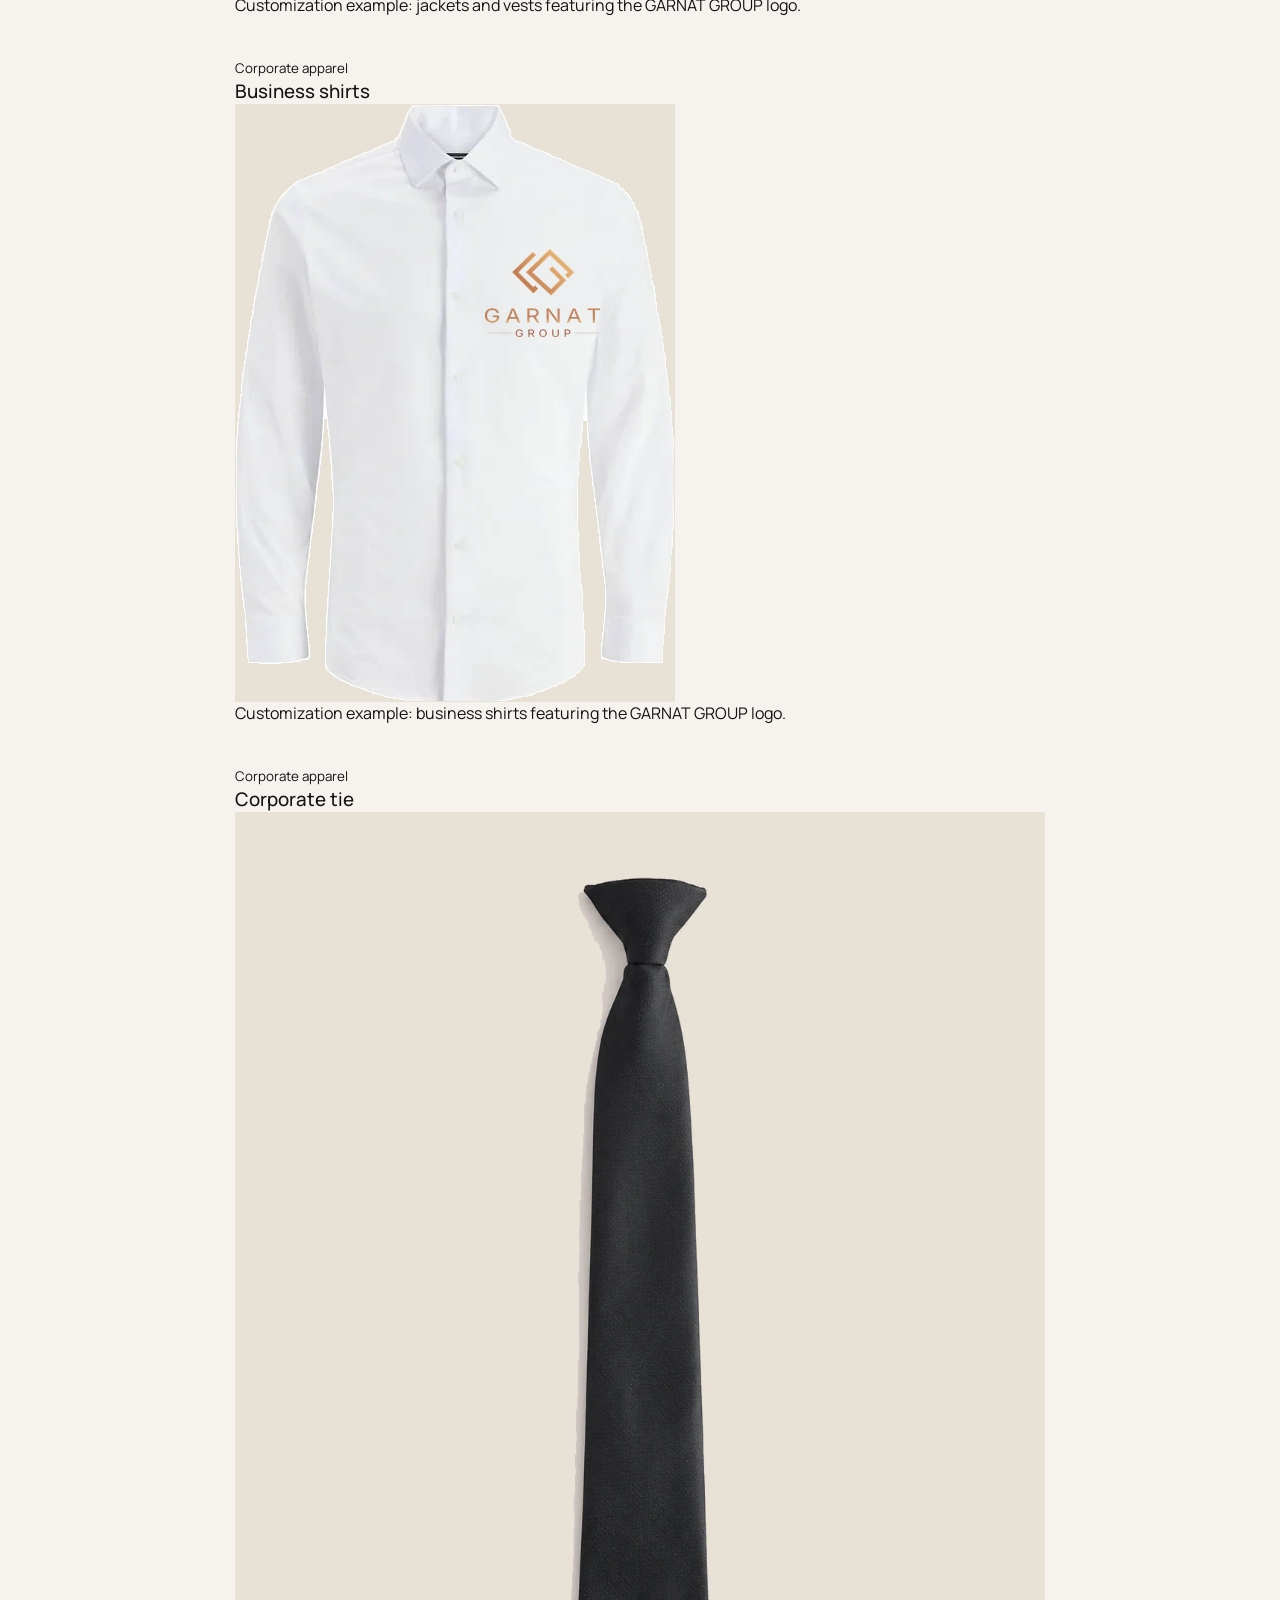
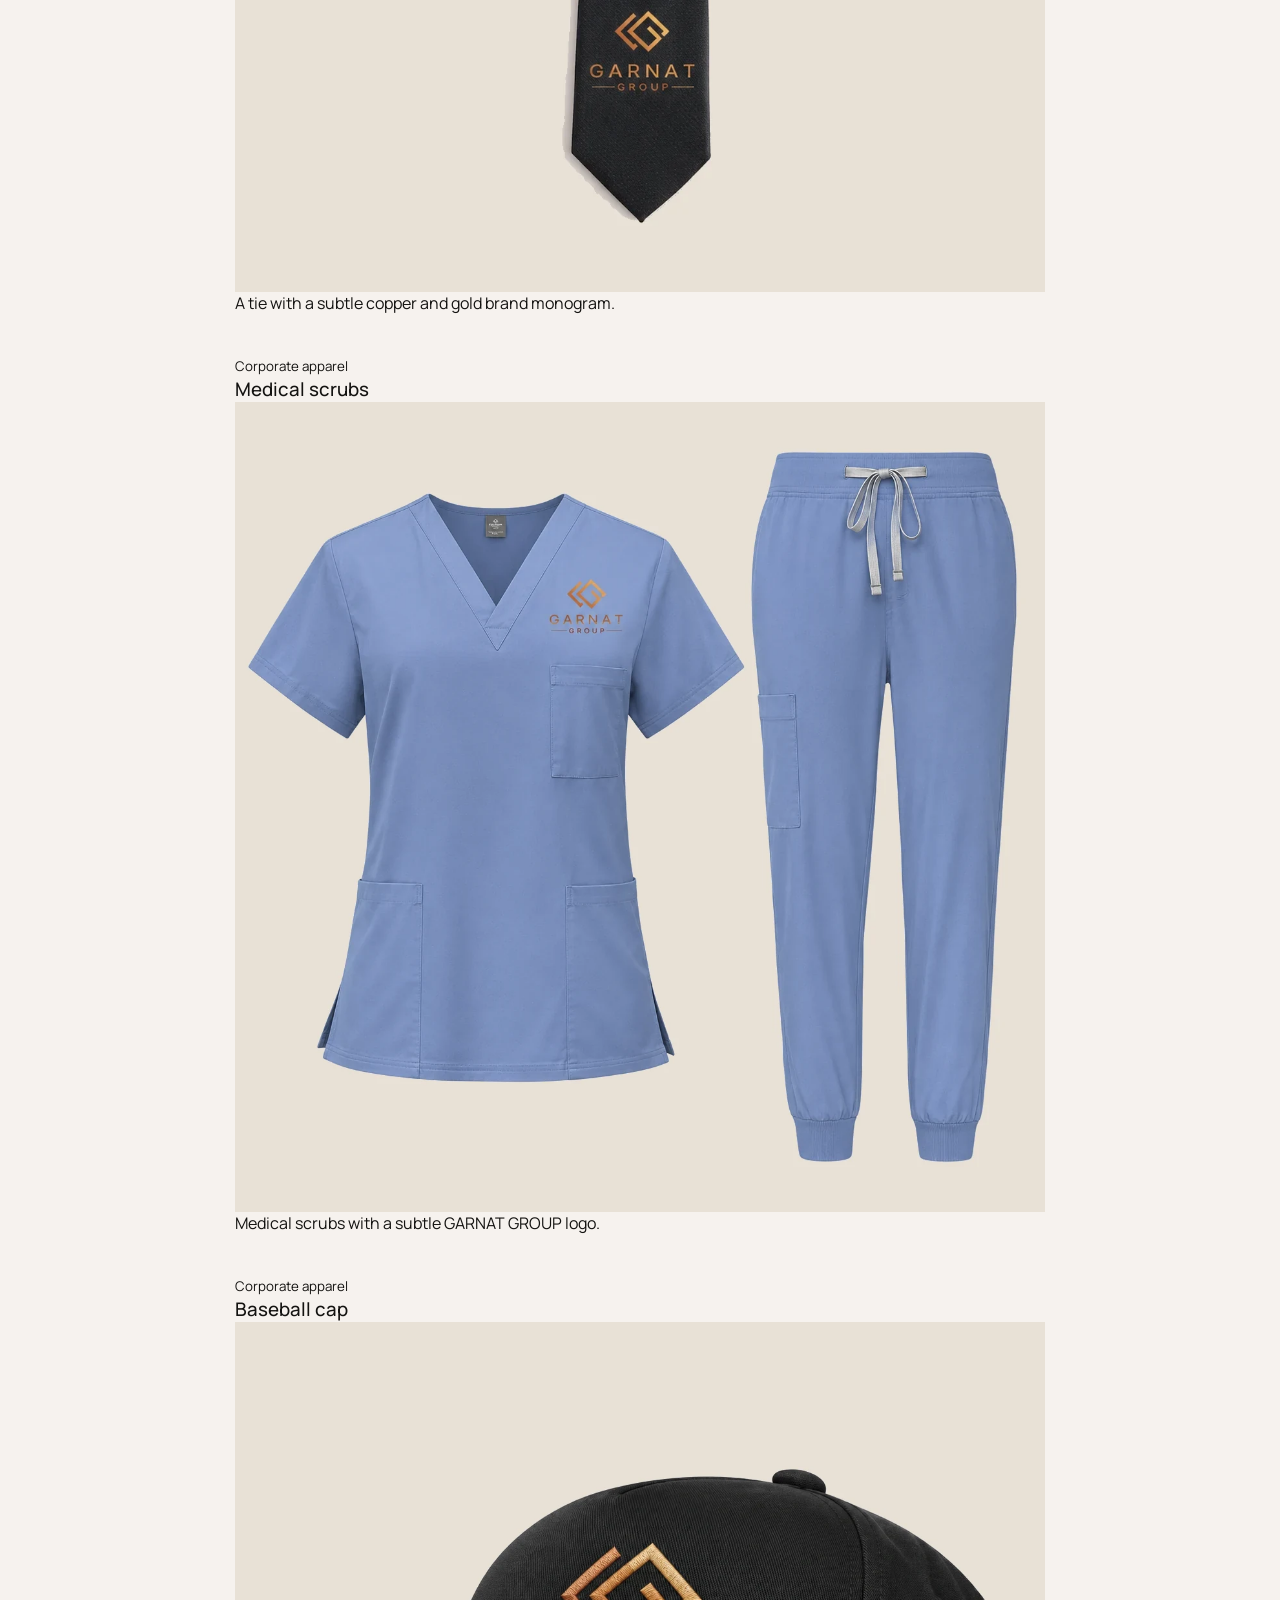
<file: catalog-no-js.html>
<!doctype html><html lang="en"><head><meta charset="utf-8"><meta name="viewport" content="width=device-width,initial-scale=1"><title>GARNAT GROUP Catalog</title><link rel="icon" href="images/logo.webp"><link rel="stylesheet" href="styles.css"><style>body{margin:24px auto;max-width:850px;padding:20px;background:#f6f2ee;font:16px Manrope,Arial}img{max-width:100%;height:auto}article{margin:40px 0;scroll-margin-top:24px}a{color:#9b542e}.fallback-nav{display:flex;flex-wrap:wrap;gap:12px}section{margin-top:48px}</style><link rel="alternate" hreflang="pl" href="katalog-bez-js.html"></head><body><a href="index-en.html#oferta">← Back to what we offer</a> · <a href="katalog-bez-js.html" hreflang="pl" lang="pl" aria-label="Polski">PL</a><h1>Inspiration catalog</h1><nav class="fallback-nav" aria-label="Catalog categories"><a href="#category-0">Gifts &amp; promotional items</a><a href="#category-1">School supplies</a><a href="#category-2">Corporate apparel</a><a href="#category-3">Welcome kits</a><a href="#category-4">Print &amp; Packaging</a><a href="#category-5">Workwear &amp; safety</a><a href="#category-6">Events</a><a href="#category-7">Custom projects</a></nav><section id="category-0"><h2>Gifts &amp; promotional items</h2><article id="produkt-1-1"><small>Gifts &amp; promotional items</small><h3>Promotional mugs</h3><img loading="lazy" src="images/katalog-04.webp" alt="Customization example: promotional mugs featuring the GARNAT GROUP logo."><p>Customization example: promotional mugs featuring the GARNAT GROUP logo.</p></article><article id="produkt-1-2"><small>Gifts &amp; promotional items</small><h3>Corporate notebooks</h3><img loading="lazy" src="images/katalog-01.webp" alt="Customization example: corporate notebooks featuring the GARNAT GROUP logo."><p>Customization example: corporate notebooks featuring the GARNAT GROUP logo.</p></article><article id="produkt-1-3"><small>Gifts &amp; promotional items</small><h3>USB flash drives</h3><img loading="lazy" src="images/katalog-16.webp" alt="Customization example: USB flash drives featuring the GARNAT GROUP logo."><p>Customization example: USB flash drives featuring the GARNAT GROUP logo.</p></article><article id="produkt-1-4"><small>Gifts &amp; promotional items</small><h3>Branded umbrellas</h3><img loading="lazy" src="images/katalog-11.webp" alt="Customization example: branded umbrellas featuring the GARNAT GROUP logo."><p>Customization example: branded umbrellas featuring the GARNAT GROUP logo.</p></article><article id="produkt-1-5"><small>Gifts &amp; promotional items</small><h3>Gift sets</h3><img loading="lazy" src="images/katalog-10.webp" alt="Customization example: gift sets featuring the GARNAT GROUP logo."><p>Customization example: gift sets featuring the GARNAT GROUP logo.</p></article></section><section id="category-1"><h2>School supplies</h2><article id="produkt-2-1"><small>School supplies</small><h3>School uniforms</h3><img loading="lazy" src="images/produkt-mundurki-szkolne.webp" alt="Customization example: school uniforms featuring the GARNAT GROUP logo."><p>Customization example: school uniforms featuring the GARNAT GROUP logo.</p></article><article id="produkt-2-2"><small>School supplies</small><h3>Pens and pencils</h3><img loading="lazy" src="images/produkt-dlugopisy-olowki.webp" alt="Customization example: pens and pencils featuring the GARNAT GROUP logo."><p>Customization example: pens and pencils featuring the GARNAT GROUP logo.</p></article><article id="produkt-2-3"><small>School supplies</small><h3>Pencil cases</h3><img loading="lazy" src="images/produkt-piornik.webp" alt="Customization example: pencil cases featuring the GARNAT GROUP logo."><p>Customization example: pencil cases featuring the GARNAT GROUP logo.</p></article><article id="produkt-2-4"><small>School supplies</small><h3>Backpacks and drawstring bags</h3><img loading="lazy" src="images/produkt-plecak-worek.webp" alt="Customization example: backpacks and drawstring bags featuring the GARNAT GROUP logo."><p>Customization example: backpacks and drawstring bags featuring the GARNAT GROUP logo.</p></article><article id="produkt-2-5"><small>School supplies</small><h3>Water bottles</h3><img loading="lazy" src="images/produkt-bidon.webp" alt="Customization example: water bottles featuring the GARNAT GROUP logo."><p>Customization example: water bottles featuring the GARNAT GROUP logo.</p></article></section><section id="category-2"><h2>Corporate apparel</h2><article id="produkt-3-1"><small>Corporate apparel</small><h3>T-shirts and tops</h3><img loading="lazy" src="images/produkt-tshirt.webp" alt="Customization example: T-shirts and tops featuring the GARNAT GROUP logo."><p>Customization example: T-shirts and tops featuring the GARNAT GROUP logo.</p></article><article id="produkt-3-2"><small>Corporate apparel</small><h3>Polo shirts</h3><img loading="lazy" src="images/produkt-polo.webp" alt="Customization example: polo shirts featuring the GARNAT GROUP logo."><p>Customization example: polo shirts featuring the GARNAT GROUP logo.</p></article><article id="produkt-3-3"><small>Corporate apparel</small><h3>Embroidered sweatshirts</h3><img loading="lazy" src="images/katalog-13.webp" alt="Customization example: embroidered sweatshirts featuring the GARNAT GROUP logo."><p>Customization example: embroidered sweatshirts featuring the GARNAT GROUP logo.</p></article><article id="produkt-3-4"><small>Corporate apparel</small><h3>Jackets and vests</h3><img loading="lazy" src="images/katalog-08.webp" alt="Customization example: jackets and vests featuring the GARNAT GROUP logo."><p>Customization example: jackets and vests featuring the GARNAT GROUP logo.</p></article><article id="produkt-3-5"><small>Corporate apparel</small><h3>Business shirts</h3><img loading="lazy" src="images/katalog-09.webp" alt="Customization example: business shirts featuring the GARNAT GROUP logo."><p>Customization example: business shirts featuring the GARNAT GROUP logo.</p></article><article id="inspiracja-katalog-02"><small>Corporate apparel</small><h3>Corporate tie</h3><img loading="lazy" src="images/katalog-02.webp" alt="A tie with a subtle copper and gold brand monogram."><p>A tie with a subtle copper and gold brand monogram.</p></article><article id="inspiracja-katalog-06"><small>Corporate apparel</small><h3>Medical scrubs</h3><img loading="lazy" src="images/katalog-06.webp" alt="Medical scrubs with a subtle GARNAT GROUP logo."><p>Medical scrubs with a subtle GARNAT GROUP logo.</p></article><article id="inspiracja-katalog-12"><small>Corporate apparel</small><h3>Baseball cap</h3><img loading="lazy" src="images/katalog-12.webp" alt="A baseball cap with an embroidered GARNAT GROUP logo."><p>A baseball cap with an embroidered GARNAT GROUP logo.</p></article><article id="inspiracja-katalog-18"><small>Corporate apparel</small><h3>Branded apparel</h3><img loading="lazy" src="images/katalog-18.webp" alt="Subtle branding and a consistent color palette for corporate apparel."><p>Subtle branding and a consistent color palette for corporate apparel.</p></article></section><section id="category-3"><h2>Welcome kits</h2><article id="produkt-4-1"><small>Welcome kits</small><h3>Welcome notebooks</h3><img loading="lazy" src="images/katalog-01.webp" alt="Customization example: welcome notebooks featuring the GARNAT GROUP logo."><p>Customization example: welcome notebooks featuring the GARNAT GROUP logo.</p></article><article id="produkt-4-2"><small>Welcome kits</small><h3>Insulated bottles</h3><img loading="lazy" src="images/produkt-butelka-termiczna.webp" alt="Customization example: insulated bottles featuring the GARNAT GROUP logo."><p>Customization example: insulated bottles featuring the GARNAT GROUP logo.</p></article><article id="produkt-4-3"><small>Welcome kits</small><h3>Branded mugs</h3><img loading="lazy" src="images/katalog-04.webp" alt="Customization example: branded mugs featuring the GARNAT GROUP logo."><p>Customization example: branded mugs featuring the GARNAT GROUP logo.</p></article><article id="produkt-4-4"><small>Welcome kits</small><h3>Kit bags</h3><img loading="lazy" src="images/katalog-15.webp" alt="Customization example: kit bags featuring the GARNAT GROUP logo."><p>Customization example: kit bags featuring the GARNAT GROUP logo.</p></article><article id="produkt-4-5"><small>Welcome kits</small><h3>Welcome boxes</h3><img loading="lazy" src="images/produkt-pudelko-powitalne.webp" alt="Customization example: welcome boxes featuring the GARNAT GROUP logo."><p>Customization example: welcome boxes featuring the GARNAT GROUP logo.</p></article></section><section id="category-4"><h2>Print &amp; Packaging</h2><article id="produkt-5-1"><small>Print &amp; Packaging</small><h3>Business cards</h3><img loading="lazy" src="images/produkt-wizytowki.webp" alt="Customization example: business cards featuring the GARNAT GROUP logo."><p>Customization example: business cards featuring the GARNAT GROUP logo.</p></article><article id="produkt-5-2"><small>Print &amp; Packaging</small><h3>Catalogs and brochures</h3><img loading="lazy" src="images/produkt-katalogi-foldery.webp" alt="Customization example: catalogs and brochures featuring the GARNAT GROUP logo."><p>Customization example: catalogs and brochures featuring the GARNAT GROUP logo.</p></article><article id="produkt-5-3"><small>Print &amp; Packaging</small><h3>Flyers</h3><img loading="lazy" src="images/produkt-ulotki.webp" alt="Customization example: flyers featuring the GARNAT GROUP logo."><p>Customization example: flyers featuring the GARNAT GROUP logo.</p></article><article id="produkt-5-4"><small>Print &amp; Packaging</small><h3>Branded boxes</h3><img loading="lazy" src="images/produkt-pudelka-firmowe.webp" alt="Customization example: branded boxes featuring the GARNAT GROUP logo."><p>Customization example: branded boxes featuring the GARNAT GROUP logo.</p></article><article id="produkt-5-5"><small>Print &amp; Packaging</small><h3>Paper bags</h3><img loading="lazy" src="images/produkt-torba-papierowa.webp" alt="Customization example: paper bags featuring the GARNAT GROUP logo."><p>Customization example: paper bags featuring the GARNAT GROUP logo.</p></article><article id="inspiracja-katalog-19"><small>Print &amp; Packaging</small><h3>Details make the difference</h3><img loading="lazy" src="images/katalog-19.webp" alt="Business cards, printed materials and packaging with a unified visual identity."><p>Business cards, printed materials and packaging with a unified visual identity.</p></article></section><section id="category-5"><h2>Workwear &amp; safety</h2><article id="produkt-6-1"><small>Workwear &amp; safety</small><h3>Safety helmets</h3><img loading="lazy" src="images/katalog-03.webp" alt="Customization example: safety helmets featuring the GARNAT GROUP logo."><p>Customization example: safety helmets featuring the GARNAT GROUP logo.</p></article><article id="produkt-6-2"><small>Workwear &amp; safety</small><h3>High-visibility vests</h3><img loading="lazy" src="images/katalog-07.webp" alt="Customization example: high-visibility vests featuring the GARNAT GROUP logo."><p>Customization example: high-visibility vests featuring the GARNAT GROUP logo.</p></article><article id="produkt-6-3"><small>Workwear &amp; safety</small><h3>Workwear</h3><img loading="lazy" src="images/produkt-odziez-robocza.webp" alt="Customization example: workwear featuring the GARNAT GROUP logo."><p>Customization example: workwear featuring the GARNAT GROUP logo.</p></article><article id="produkt-6-4"><small>Workwear &amp; safety</small><h3>Work bandanas</h3><img loading="lazy" src="images/katalog-05.webp" alt="Customization example: work bandanas featuring the GARNAT GROUP logo."><p>Customization example: work bandanas featuring the GARNAT GROUP logo.</p></article><article id="produkt-6-5"><small>Workwear &amp; safety</small><h3>Protective gloves</h3><img loading="lazy" src="images/produkt-rekawice.webp" alt="Customization example: protective gloves featuring the GARNAT GROUP logo."><p>Customization example: protective gloves featuring the GARNAT GROUP logo.</p></article></section><section id="category-6"><h2>Events</h2><article id="produkt-7-1"><small>Events</small><h3>Conference bags</h3><img loading="lazy" src="images/katalog-15.webp" alt="Customization example: conference bags featuring the GARNAT GROUP logo."><p>Customization example: conference bags featuring the GARNAT GROUP logo.</p></article><article id="produkt-7-2"><small>Events</small><h3>Branded lanyards</h3><img loading="lazy" src="images/produkt-smycz.webp" alt="Customization example: branded lanyards featuring the GARNAT GROUP logo."><p>Customization example: branded lanyards featuring the GARNAT GROUP logo.</p></article><article id="produkt-7-3"><small>Events</small><h3>Name badges</h3><img loading="lazy" src="images/produkt-identyfikator.webp" alt="Customization example: name badges featuring the GARNAT GROUP logo."><p>Customization example: name badges featuring the GARNAT GROUP logo.</p></article><article id="produkt-7-4"><small>Events</small><h3>Event wristbands</h3><img loading="lazy" src="images/produkt-opaski-eventowe.webp" alt="Customization example: event wristbands featuring the GARNAT GROUP logo."><p>Customization example: event wristbands featuring the GARNAT GROUP logo.</p></article><article id="produkt-7-5"><small>Events</small><h3>Roll-up banners</h3><img loading="lazy" src="images/produkt-rollup.webp" alt="Customization example: roll-up banners featuring the GARNAT GROUP logo."><p>Customization example: roll-up banners featuring the GARNAT GROUP logo.</p></article></section><section id="category-7"><h2>Custom projects</h2><article id="produkt-8-1"><small>Custom projects</small><h3>Embroidered towels</h3><img loading="lazy" src="images/katalog-14.webp" alt="Customization example: embroidered towels featuring the GARNAT GROUP logo."><p>Customization example: embroidered towels featuring the GARNAT GROUP logo.</p></article><article id="produkt-8-2"><small>Custom projects</small><h3>Printed scarves</h3><img loading="lazy" src="images/produkt-apaszka.webp" alt="Customization example: printed scarves featuring the GARNAT GROUP logo."><p>Customization example: printed scarves featuring the GARNAT GROUP logo.</p></article><article id="produkt-8-3"><small>Custom projects</small><h3>Custom-sized packaging</h3><img loading="lazy" src="images/produkt-opakowanie-na-wymiar.webp" alt="Customization example: custom-sized packaging featuring the GARNAT GROUP logo."><p>Customization example: custom-sized packaging featuring the GARNAT GROUP logo.</p></article><article id="produkt-8-4"><small>Custom projects</small><h3>Custom-designed accessories</h3><img loading="lazy" src="images/produkt-akcesoria-projekt.webp" alt="Customization example: custom-designed accessories featuring the GARNAT GROUP logo."><p>Customization example: custom-designed accessories featuring the GARNAT GROUP logo.</p></article><article id="produkt-8-5"><small>Custom projects</small><h3>Made-to-order kits</h3><img loading="lazy" src="images/katalog-17.webp" alt="Customization example: made-to-order kits featuring the GARNAT GROUP logo."><p>Customization example: made-to-order kits featuring the GARNAT GROUP logo.</p></article></section></body></html>
</file>
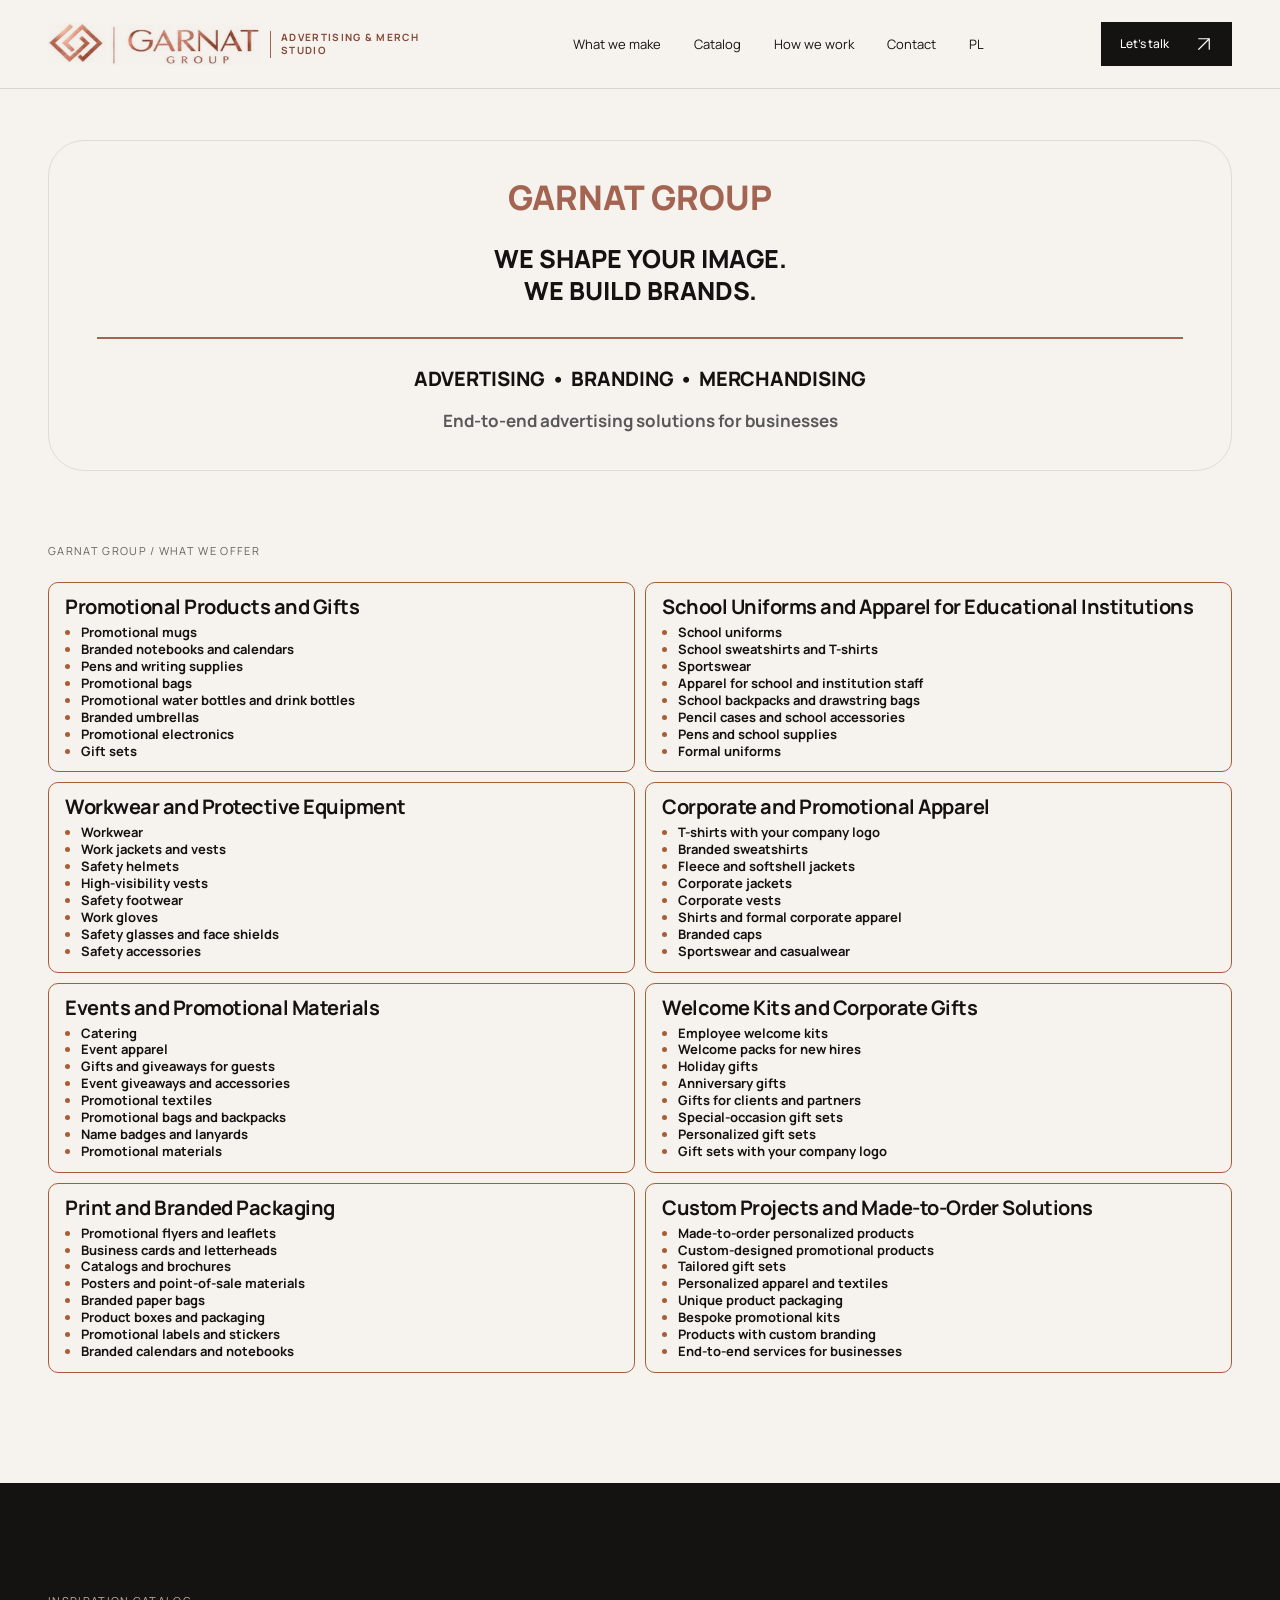
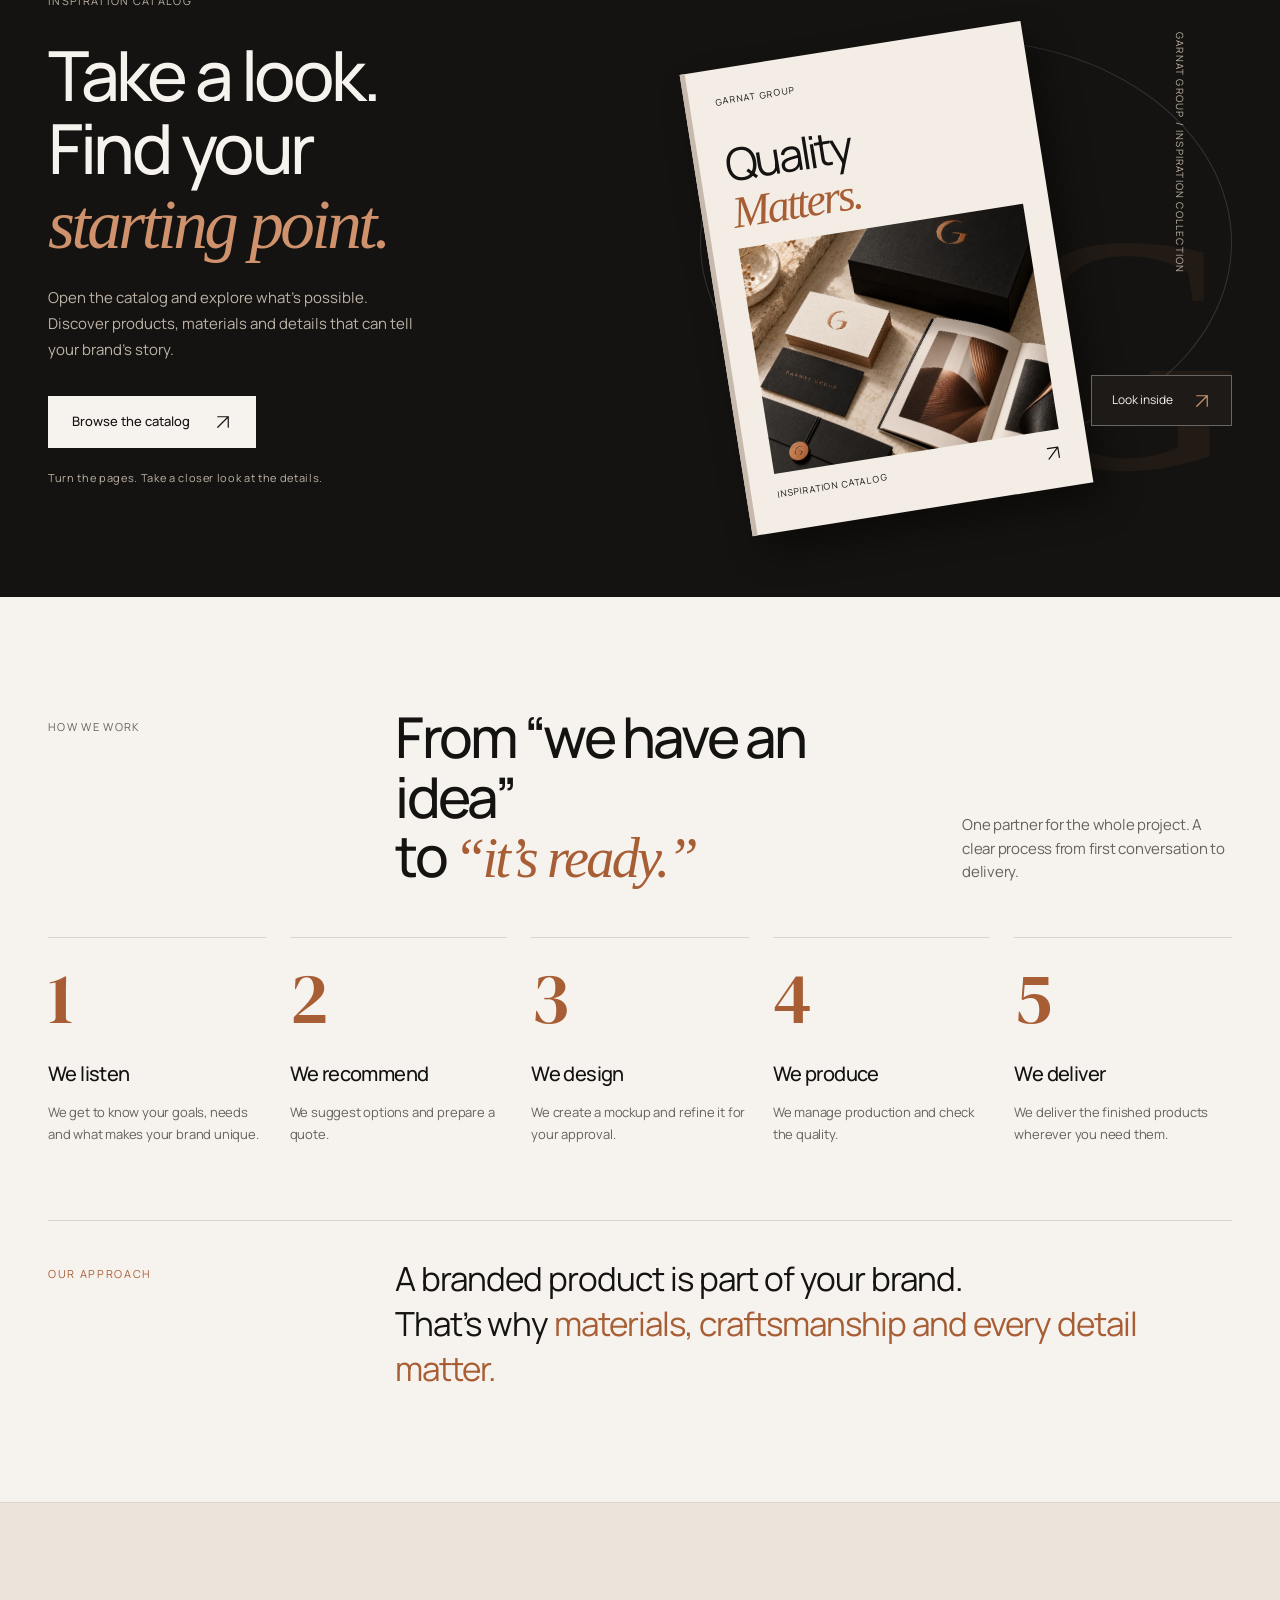
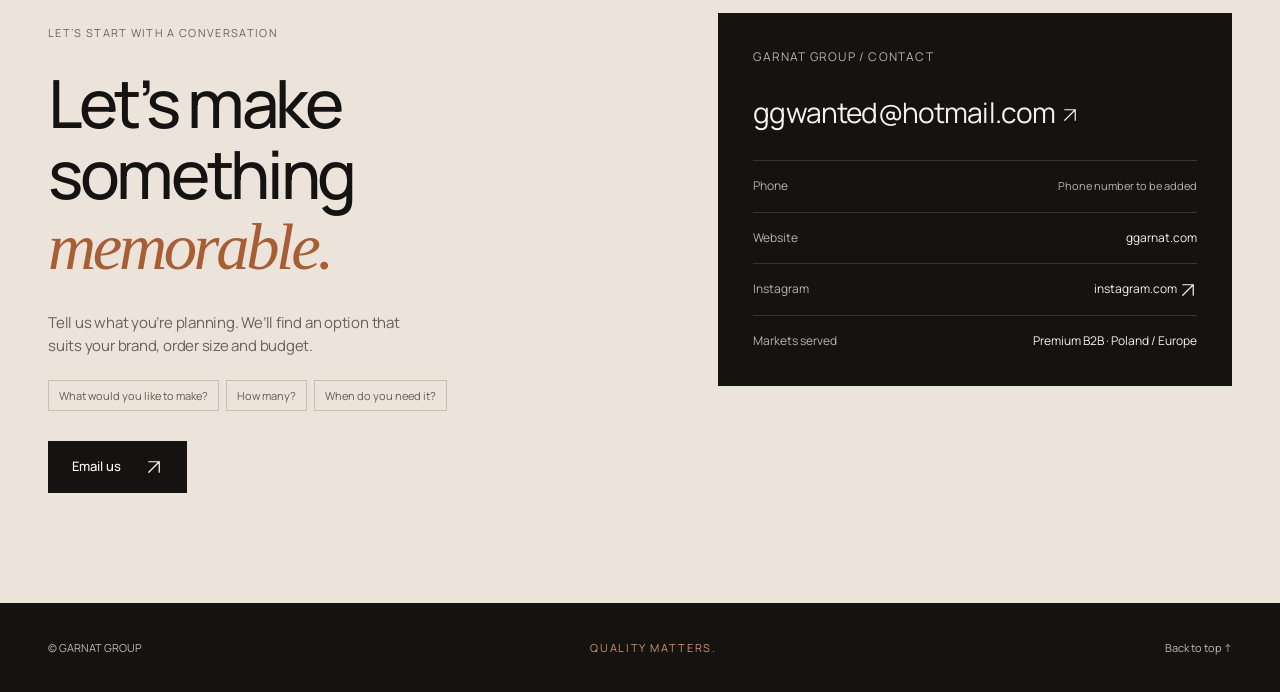
<file: index-en.html>
<!doctype html><html lang="en"><head><meta charset="utf-8"><meta name="viewport" content="width=device-width,initial-scale=1"><meta name="theme-color" content="#f6f2ee"><title>GARNAT GROUP — Advertising and Merchandise Studio</title><meta name="description" content="Promotional products, branded apparel, print and packaging. GARNAT GROUP takes care of everything from concept and design to customization and delivery."><meta property="og:title" content="GARNAT GROUP — Branded Products for Businesses and Schools"><meta property="og:description" content="Advertising and merchandise studio. Promotional products, apparel and print for your brand."><meta property="og:type" content="website"><link rel="icon" href="images/logo.webp" type="image/webp"><link rel="preload" href="fonts/manrope-latin.woff2" as="font" type="font/woff2" crossorigin><link rel="stylesheet" href="styles.css?v=4"><link rel="stylesheet" href="katalog.css?v=6"><link rel="alternate" hreflang="pl" href="index.html"></head><body id="top"><a class="skip-link" href="#main-content">Skip to content</a>
<header class="site-header"><div class="container header-inner">
<a class="site-brand" href="#top" aria-label="GARNAT GROUP — Home"><span class="site-brand-art" aria-hidden="true"></span><span class="site-brand-caption">Advertising &amp; Merch Studio</span></a>
<nav class="desktop-menu" aria-label="Main navigation"><a href="#oferta">What we make</a><a href="#catalog-dialog" data-catalog-open>Catalog</a><a href="#proces">How we work</a><a href="#kontakt">Contact</a><a href="index.html" hreflang="pl" lang="pl" aria-label="Polski">PL</a></nav>
<a class="btn dark header-cta" href="#kontakt">Let’s talk <svg class="arrow" viewBox="0 0 24 24" width="18" height="18" aria-hidden="true" focusable="false"><path d="M5 19 19 5M5 5h14v14" fill="none" stroke="currentColor" stroke-width="1.6" stroke-linecap="round" stroke-linejoin="round"/></svg></a>
<details class="mobile-menu"><summary>Menu <span class="menu-icon" aria-hidden="true"></span></summary><nav class="mobile-panel" aria-label="Mobile navigation"><a href="#oferta">What we make <svg class="arrow" viewBox="0 0 24 24" width="18" height="18" aria-hidden="true" focusable="false"><path d="M5 19 19 5M5 5h14v14" fill="none" stroke="currentColor" stroke-width="1.6" stroke-linecap="round" stroke-linejoin="round"/></svg></a><a href="#catalog-dialog" data-catalog-open>Catalog <svg class="arrow" viewBox="0 0 24 24" width="18" height="18" aria-hidden="true" focusable="false"><path d="M5 19 19 5M5 5h14v14" fill="none" stroke="currentColor" stroke-width="1.6" stroke-linecap="round" stroke-linejoin="round"/></svg></a><a href="#proces">How we work <svg class="arrow" viewBox="0 0 24 24" width="18" height="18" aria-hidden="true" focusable="false"><path d="M5 19 19 5M5 5h14v14" fill="none" stroke="currentColor" stroke-width="1.6" stroke-linecap="round" stroke-linejoin="round"/></svg></a><a href="#kontakt">Contact <svg class="arrow" viewBox="0 0 24 24" width="18" height="18" aria-hidden="true" focusable="false"><path d="M5 19 19 5M5 5h14v14" fill="none" stroke="currentColor" stroke-width="1.6" stroke-linecap="round" stroke-linejoin="round"/></svg></a><a class="mobile-contact" href="mailto:ggwanted@hotmail.com">ggwanted@hotmail.com</a><a href="index.html" hreflang="pl" lang="pl" aria-label="Polski">PL</a></nav></details>
</div></header>
<main id="main-content">
<section class="container opening-panel" aria-labelledby="opening-heading">
<h1 id="opening-heading">GARNAT GROUP</h1>
<p class="opening-statement"><span>WE SHAPE YOUR IMAGE.</span><span>WE BUILD BRANDS.</span></p>
<p class="opening-services"><span>ADVERTISING</span><span>BRANDING</span><span>MERCHANDISING</span></p>
<p class="opening-description">End-to-end advertising solutions for businesses</p>
</section>
<section class="section services offer-overview" id="oferta" aria-labelledby="offer-heading"><div class="container"><div class="offer-intro"><div class="section-label" id="offer-heading">GARNAT GROUP / What we offer</div></div>
<div class="category-grid">
<a class="category-card" href="catalog-no-js.html#produkt-1-1" data-catalog-open data-category="Gifts &amp; promotional items" aria-label="Open catalog: Promotional Products and Gifts"><h3>Promotional Products and Gifts</h3><ul><li>Promotional mugs</li><li>Branded notebooks and calendars</li><li>Pens and writing supplies</li><li>Promotional bags</li><li>Promotional water bottles and drink bottles</li><li>Branded umbrellas</li><li>Promotional electronics</li><li>Gift sets</li></ul></a>
<a class="category-card" href="catalog-no-js.html#produkt-2-1" data-catalog-open data-category="School supplies" aria-label="Open catalog: School Uniforms and Apparel for Educational Institutions"><h3>School Uniforms and Apparel for Educational Institutions</h3><ul><li>School uniforms</li><li>School sweatshirts and T-shirts</li><li>Sportswear</li><li>Apparel for school and institution staff</li><li>School backpacks and drawstring bags</li><li>Pencil cases and school accessories</li><li>Pens and school supplies</li><li>Formal uniforms</li></ul></a>
<a class="category-card" href="catalog-no-js.html#produkt-6-1" data-catalog-open data-category="Workwear &amp; safety" aria-label="Open catalog: Workwear and Protective Equipment"><h3>Workwear and Protective Equipment</h3><ul><li>Workwear</li><li>Work jackets and vests</li><li>Safety helmets</li><li>High-visibility vests</li><li>Safety footwear</li><li>Work gloves</li><li>Safety glasses and face shields</li><li>Safety accessories</li></ul></a>
<a class="category-card" href="catalog-no-js.html#produkt-3-1" data-catalog-open data-category="Corporate apparel" aria-label="Open catalog: Corporate and Promotional Apparel"><h3>Corporate and Promotional Apparel</h3><ul><li>T-shirts with your company logo</li><li>Branded sweatshirts</li><li>Fleece and softshell jackets</li><li>Corporate jackets</li><li>Corporate vests</li><li>Shirts and formal corporate apparel</li><li>Branded caps</li><li>Sportswear and casualwear</li></ul></a>
<a class="category-card" href="catalog-no-js.html#produkt-7-1" data-catalog-open data-category="Events" aria-label="Open catalog: Events and Promotional Materials"><h3>Events and Promotional Materials</h3><ul><li>Catering</li><li>Event apparel</li><li>Gifts and giveaways for guests</li><li>Event giveaways and accessories</li><li>Promotional textiles</li><li>Promotional bags and backpacks</li><li>Name badges and lanyards</li><li>Promotional materials</li></ul></a>
<a class="category-card" href="catalog-no-js.html#produkt-4-1" data-catalog-open data-category="Welcome kits" aria-label="Open catalog: Welcome Kits and Corporate Gifts"><h3>Welcome Kits and Corporate Gifts</h3><ul><li>Employee welcome kits</li><li>Welcome packs for new hires</li><li>Holiday gifts</li><li>Anniversary gifts</li><li>Gifts for clients and partners</li><li>Special-occasion gift sets</li><li>Personalized gift sets</li><li>Gift sets with your company logo</li></ul></a>
<a class="category-card" href="catalog-no-js.html#produkt-5-1" data-catalog-open data-category="Print &amp; Packaging" aria-label="Open catalog: Print and Branded Packaging"><h3>Print and Branded Packaging</h3><ul><li>Promotional flyers and leaflets</li><li>Business cards and letterheads</li><li>Catalogs and brochures</li><li>Posters and point-of-sale materials</li><li>Branded paper bags</li><li>Product boxes and packaging</li><li>Promotional labels and stickers</li><li>Branded calendars and notebooks</li></ul></a>
<a class="category-card" href="catalog-no-js.html#produkt-8-1" data-catalog-open data-category="Custom projects" aria-label="Open catalog: Custom Projects and Made-to-Order Solutions"><h3>Custom Projects and Made-to-Order Solutions</h3><ul><li>Made-to-order personalized products</li><li>Custom-designed promotional products</li><li>Tailored gift sets</li><li>Personalized apparel and textiles</li><li>Unique product packaging</li><li>Bespoke promotional kits</li><li>Products with custom branding</li><li>End-to-end services for businesses</li></ul></a>
</div>
</div></section>
<section class="section catalog-section" id="katalog" aria-labelledby="catalog-invite-heading"><div class="container catalog-grid"><div><div class="section-label">Inspiration catalog</div><h2 id="catalog-invite-heading">Take a look.<br>Find your<br><em>starting point.</em></h2><p>Open the catalog and explore what’s possible. Discover products, materials and details that can tell your brand’s story.</p><a class="btn" href="#catalog-dialog" data-catalog-open>Browse the catalog <svg class="arrow" viewBox="0 0 24 24" width="18" height="18" aria-hidden="true" focusable="false"><path d="M5 19 19 5M5 5h14v14" fill="none" stroke="currentColor" stroke-width="1.6" stroke-linecap="round" stroke-linejoin="round"/></svg></a><p class="catalog-count">Turn the pages. Take a closer look at the details.</p></div><a class="catalog-art" href="#catalog-dialog" data-catalog-open aria-label="Open the inspiration catalog"><span class="catalog-tab" aria-hidden="true">GARNAT GROUP / INSPIRATION COLLECTION</span><span class="book-preview" aria-hidden="true"><span class="book-top">GARNAT GROUP</span><span class="book-word">Quality<br><em>Matters.</em></span><img src="images/studio-druk.webp" loading="lazy" width="1254" height="1254" alt=""><span class="book-bottom"><span>INSPIRATION CATALOG</span><span><svg class="arrow" viewBox="0 0 24 24" width="18" height="18" aria-hidden="true" focusable="false"><path d="M5 19 19 5M5 5h14v14" fill="none" stroke="currentColor" stroke-width="1.6" stroke-linecap="round" stroke-linejoin="round"/></svg></span></span></span><span class="preview-label">Look inside <svg class="arrow" viewBox="0 0 24 24" width="18" height="18" aria-hidden="true" focusable="false"><path d="M5 19 19 5M5 5h14v14" fill="none" stroke="currentColor" stroke-width="1.6" stroke-linecap="round" stroke-linejoin="round"/></svg></span></a></div></section>
<section class="section" id="proces" aria-labelledby="process-heading"><div class="container"><div class="section-heading"><div class="section-label">How we work</div><div class="heading-row"><h2 id="process-heading">From “we have an idea”<br>to <em>“it’s ready.”</em></h2><p class="section-intro">One partner for the whole project. A clear process from first conversation to delivery.</p></div></div><div class="process-list"><article class="process-step"><div class="process-no" aria-label="Step 1">1</div><h3>We listen</h3><p>We get to know your goals, needs and what makes your brand unique.</p></article><article class="process-step"><div class="process-no" aria-label="Step 2">2</div><h3>We recommend</h3><p>We suggest options and prepare a quote.</p></article><article class="process-step"><div class="process-no" aria-label="Step 3">3</div><h3>We design</h3><p>We create a mockup and refine it for your approval.</p></article><article class="process-step"><div class="process-no" aria-label="Step 4">4</div><h3>We produce</h3><p>We manage production and check the quality.</p></article><article class="process-step"><div class="process-no" aria-label="Step 5">5</div><h3>We deliver</h3><p>We deliver the finished products wherever you need them.</p></article></div><div class="studio-note"><div class="kicker">Our approach</div><p>A branded product is part of your brand.<br>That’s why <span>materials, craftsmanship and every detail matter.</span></p></div></div></section>
<section class="section contact" id="kontakt" aria-labelledby="contact-heading"><div class="container contact-grid"><div><div class="section-label">Let’s start with a conversation</div><h2 id="contact-heading">Let’s make<br>something<br><em>memorable.</em></h2><p class="contact-description">Tell us what you’re planning. We’ll find an option that suits your brand, order size and budget.</p><div class="contact-hints" aria-label="What to include in your inquiry"><span>What would you like to make?</span><span>How many?</span><span>When do you need it?</span></div><a class="btn dark" href="mailto:ggwanted@hotmail.com">Email us <svg class="arrow" viewBox="0 0 24 24" width="18" height="18" aria-hidden="true" focusable="false"><path d="M5 19 19 5M5 5h14v14" fill="none" stroke="currentColor" stroke-width="1.6" stroke-linecap="round" stroke-linejoin="round"/></svg></a></div><div class="contact-card"><div class="contact-card-title">GARNAT GROUP / Contact</div><a class="contact-email" href="mailto:ggwanted@hotmail.com">ggwanted@hotmail.com <svg class="arrow" viewBox="0 0 24 24" width="18" height="18" aria-hidden="true" focusable="false"><path d="M5 19 19 5M5 5h14v14" fill="none" stroke="currentColor" stroke-width="1.6" stroke-linecap="round" stroke-linejoin="round"/></svg></a><div class="contact-item"><span class="label">Phone</span><span class="value placeholder">Phone number to be added</span></div><div class="contact-item"><span class="label">Website</span><span class="value">ggarnat.com</span></div><div class="contact-item"><span class="label">Instagram</span><a class="value" href="https://www.instagram.com/" target="_blank" rel="noopener noreferrer">instagram.com <svg class="arrow" viewBox="0 0 24 24" width="18" height="18" aria-hidden="true" focusable="false"><path d="M5 19 19 5M5 5h14v14" fill="none" stroke="currentColor" stroke-width="1.6" stroke-linecap="round" stroke-linejoin="round"/></svg></a></div><div class="contact-item"><span class="label">Markets served</span><span class="value">Premium B2B · Poland / Europe</span></div></div></div></section>
</main><footer class="site-footer"><div class="container footer-inner"><span>© GARNAT GROUP</span><span class="footer-tagline">QUALITY MATTERS.</span><a href="#top">Back to top ↑</a></div></footer>
<div class="catalog-dialog" id="catalog-dialog" role="dialog" aria-modal="true" aria-labelledby="catalog-title" tabindex="-1"><div class="leaflet-shell"><header class="leaflet-top"><div><div class="leaflet-brand" id="catalog-title">GARNAT GROUP</div><span class="leaflet-sub">INSPIRATION CATALOG</span></div><div class="leaflet-actions"><button type="button" class="leaflet-tool" id="leaflet-zoom" aria-pressed="false">Zoom in +</button><button type="button" class="leaflet-tool fullscreen-tool" id="leaflet-fullscreen">Full screen</button><a href="#katalog" class="leaflet-tool" id="catalog-close">Close ×</a></div></header><noscript><p style="padding:12px 24px"><a href="catalog-no-js.html">Open the catalog without JavaScript →</a></p></noscript><div class="catalog-category-bar"><label for="catalog-category">Category</label><select id="catalog-category"><option value="">All categories</option><option>Gifts &amp; promotional items</option><option>School supplies</option><option>Corporate apparel</option><option>Welcome kits</option><option>Print & Packaging</option><option>Workwear &amp; safety</option><option>Events</option><option>Custom projects</option></select></div><div class="leaflet-stage" id="leaflet-stage" aria-label="Catalog pages"><div class="leaflet-book" id="leaflet-book"><article class="leaflet-page leaflet-cover" data-page="0" aria-label="Page 1: cover"><div class="eyebrow">GARNAT GROUP / Inspiration</div><div class="cover-mark" aria-hidden="true">G.</div><div class="cover-kicker">CONCEPT · DETAIL · PRODUCTION</div><h3 class="cover-word">QUALITY<br><span>MATTERS.</span></h3><p>Inspiration for your brand.<br>Promotional products, apparel and marketing materials.</p><p>Explore the inspiration collection.<br>Turn the page to see the details.</p><div class="page-folio"><span>QUALITY MATTERS.</span><span>01</span></div></article></div></div><footer class="leaflet-bottom"><div class="leaflet-controls"><button class="leaflet-arrow" id="leaflet-prev" type="button" aria-label="Previous pages">←</button><span class="leaflet-counter" id="leaflet-counter" aria-live="polite"></span><button class="leaflet-arrow" id="leaflet-next" type="button" aria-label="Next pages">→</button></div><div class="leaflet-pages" aria-label="Go to page"></div><p class="leaflet-hint">Browse the catalog using the ← → arrow keys or by swiping.</p></footer></div></div><script src="catalog-data-en.js" defer></script><script src="katalog.js?v=7" defer></script><script src="site.js" defer></script></body></html>
</file>
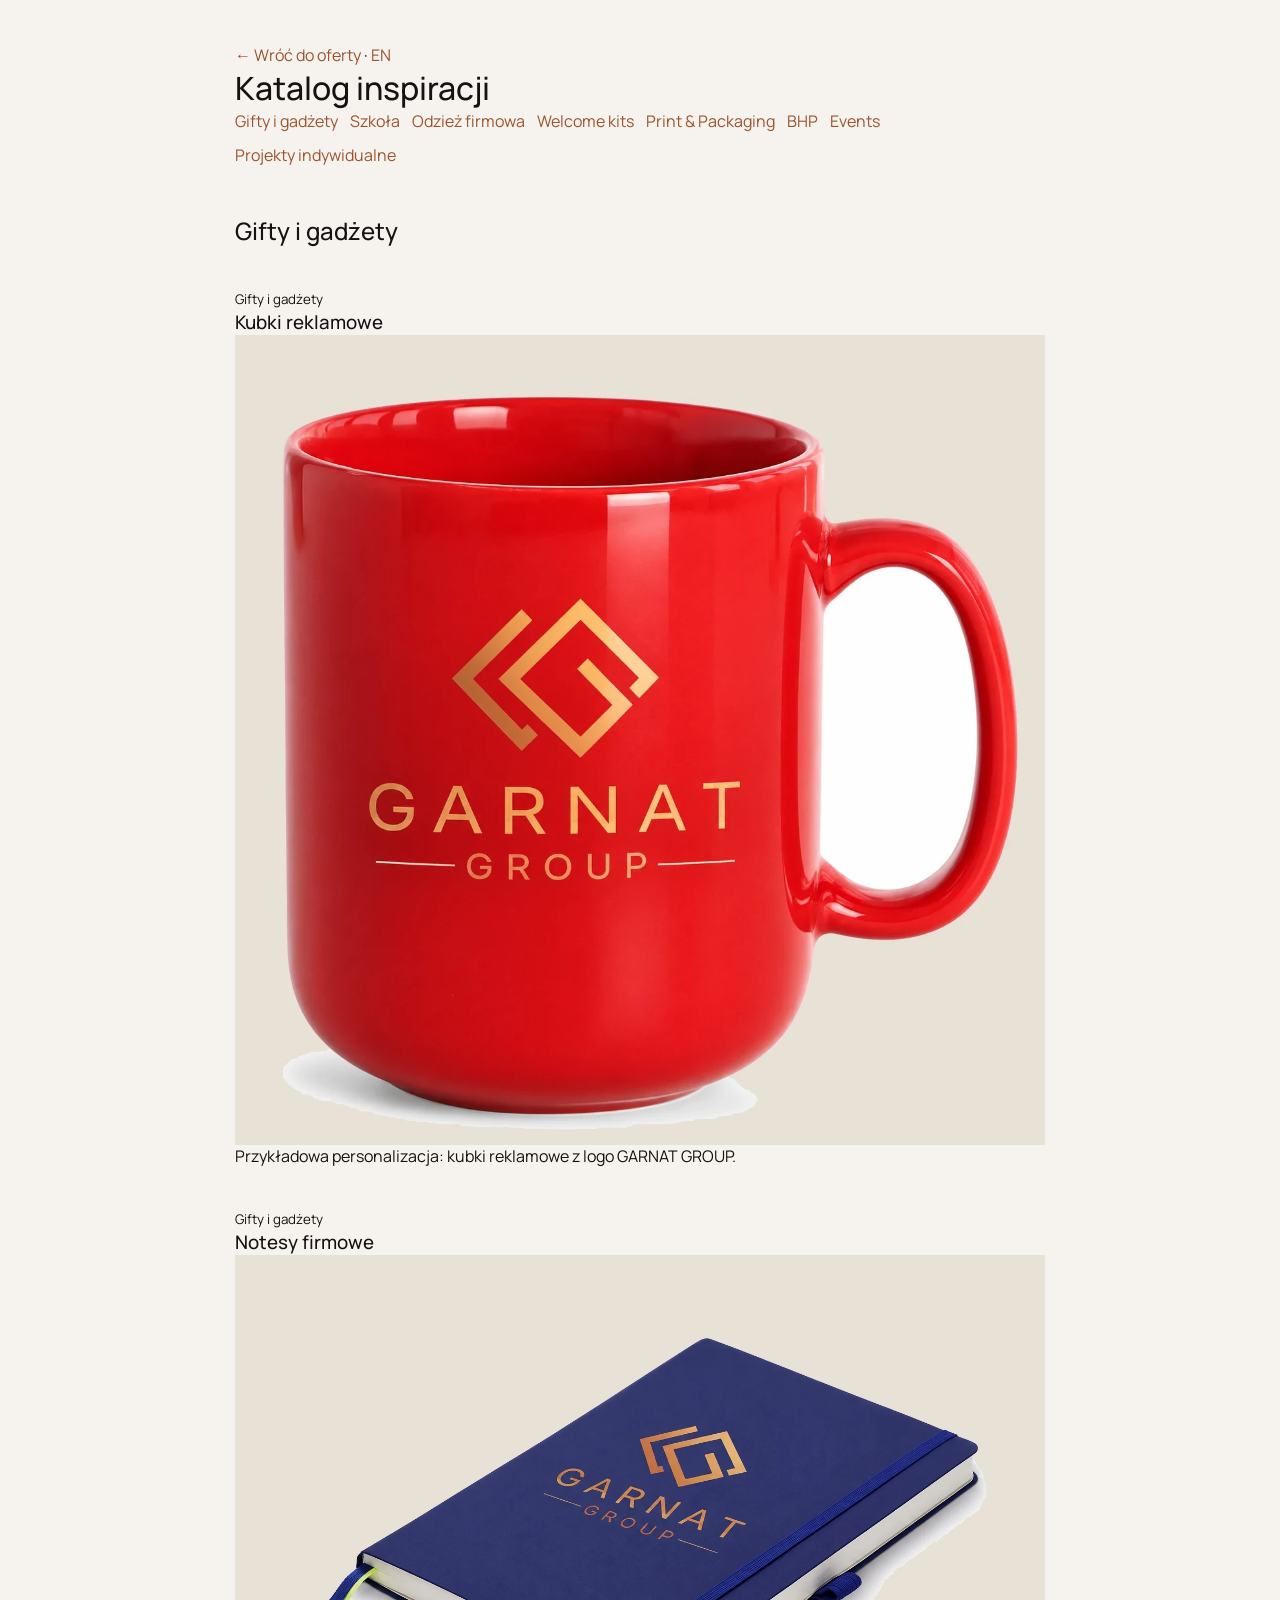
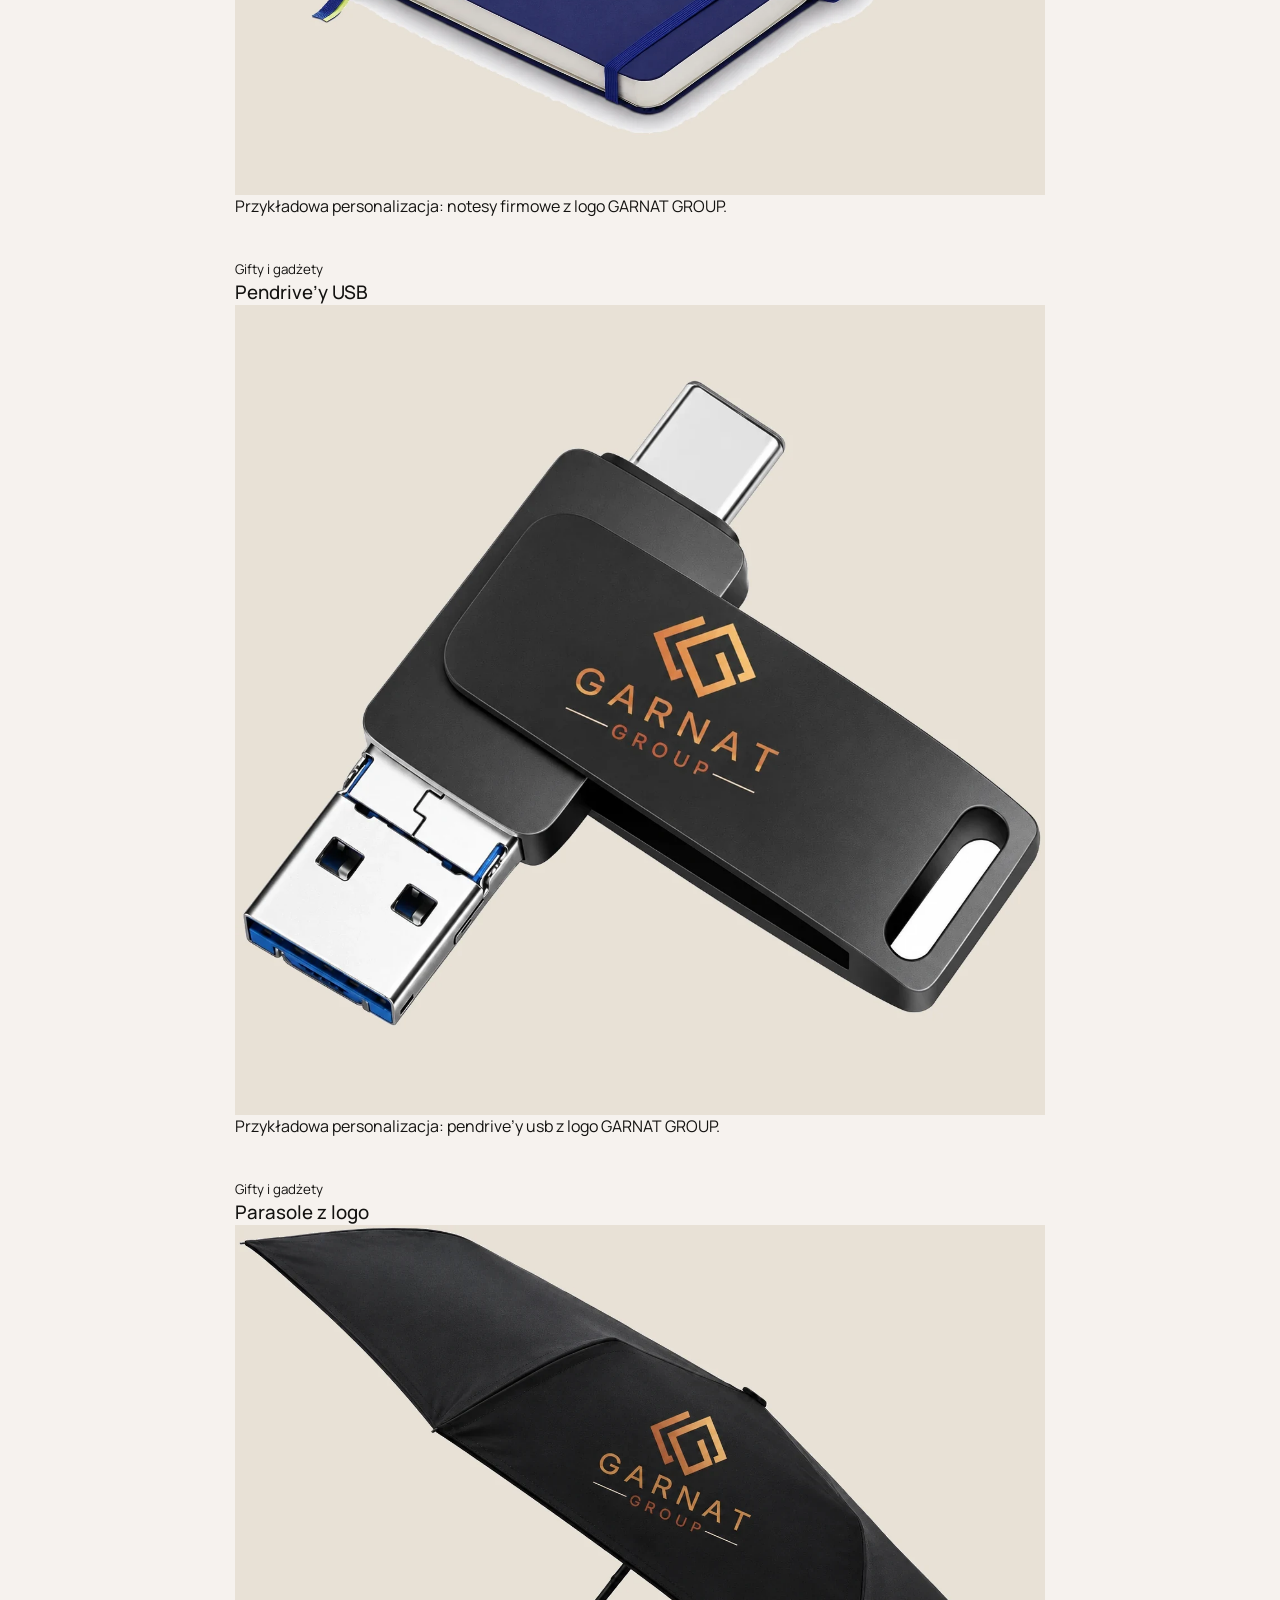
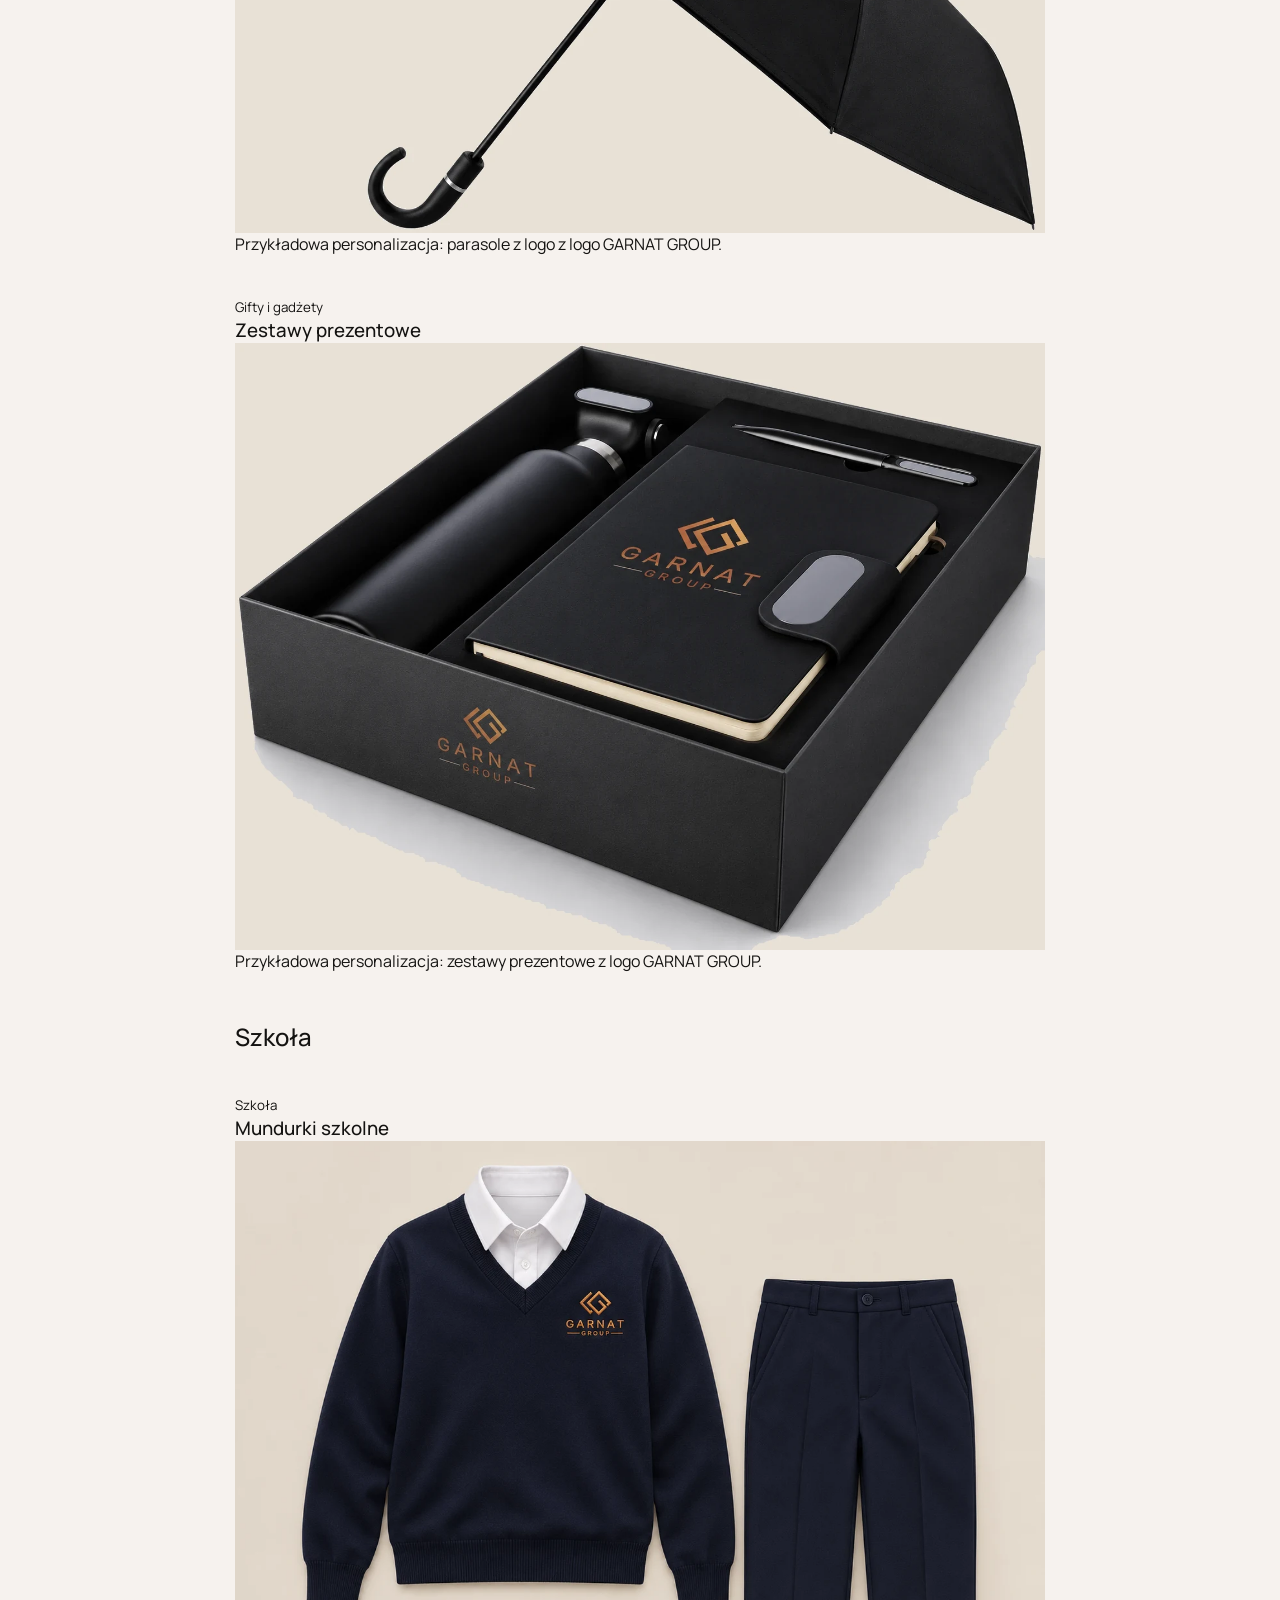
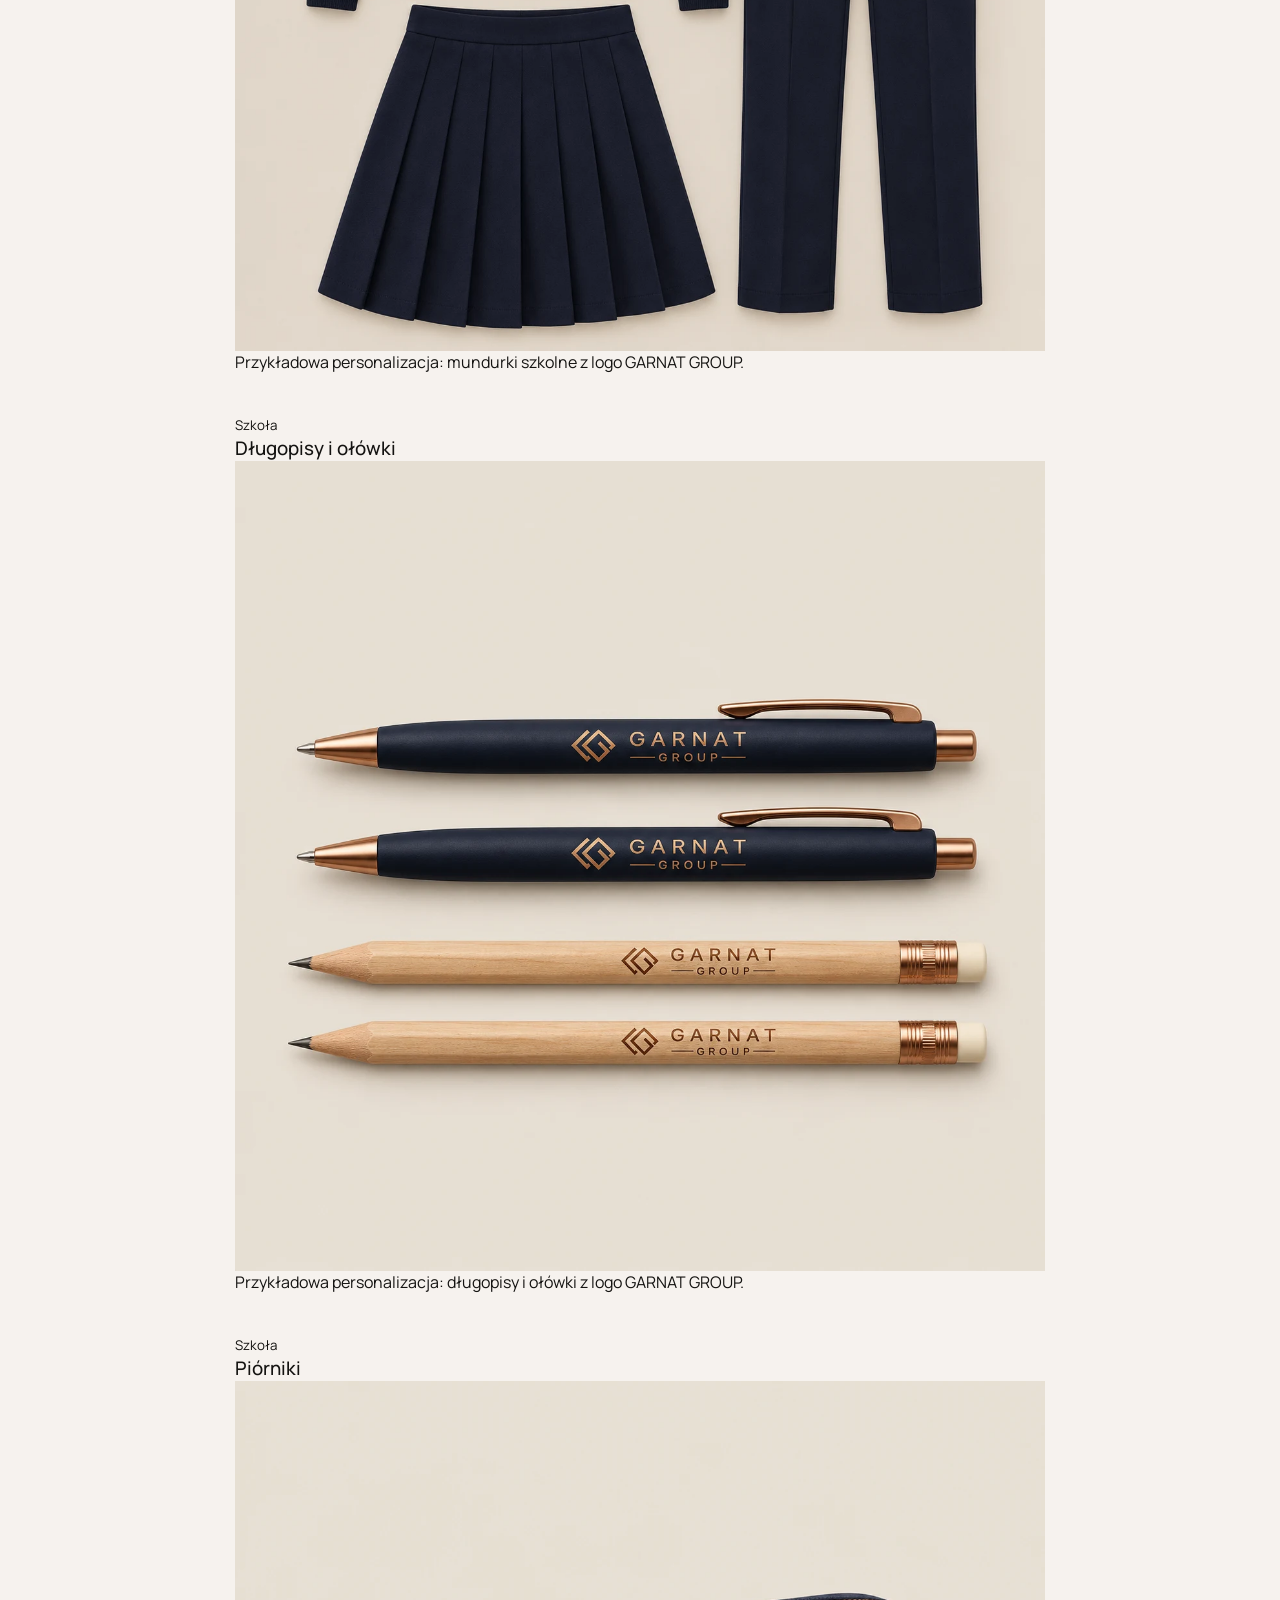
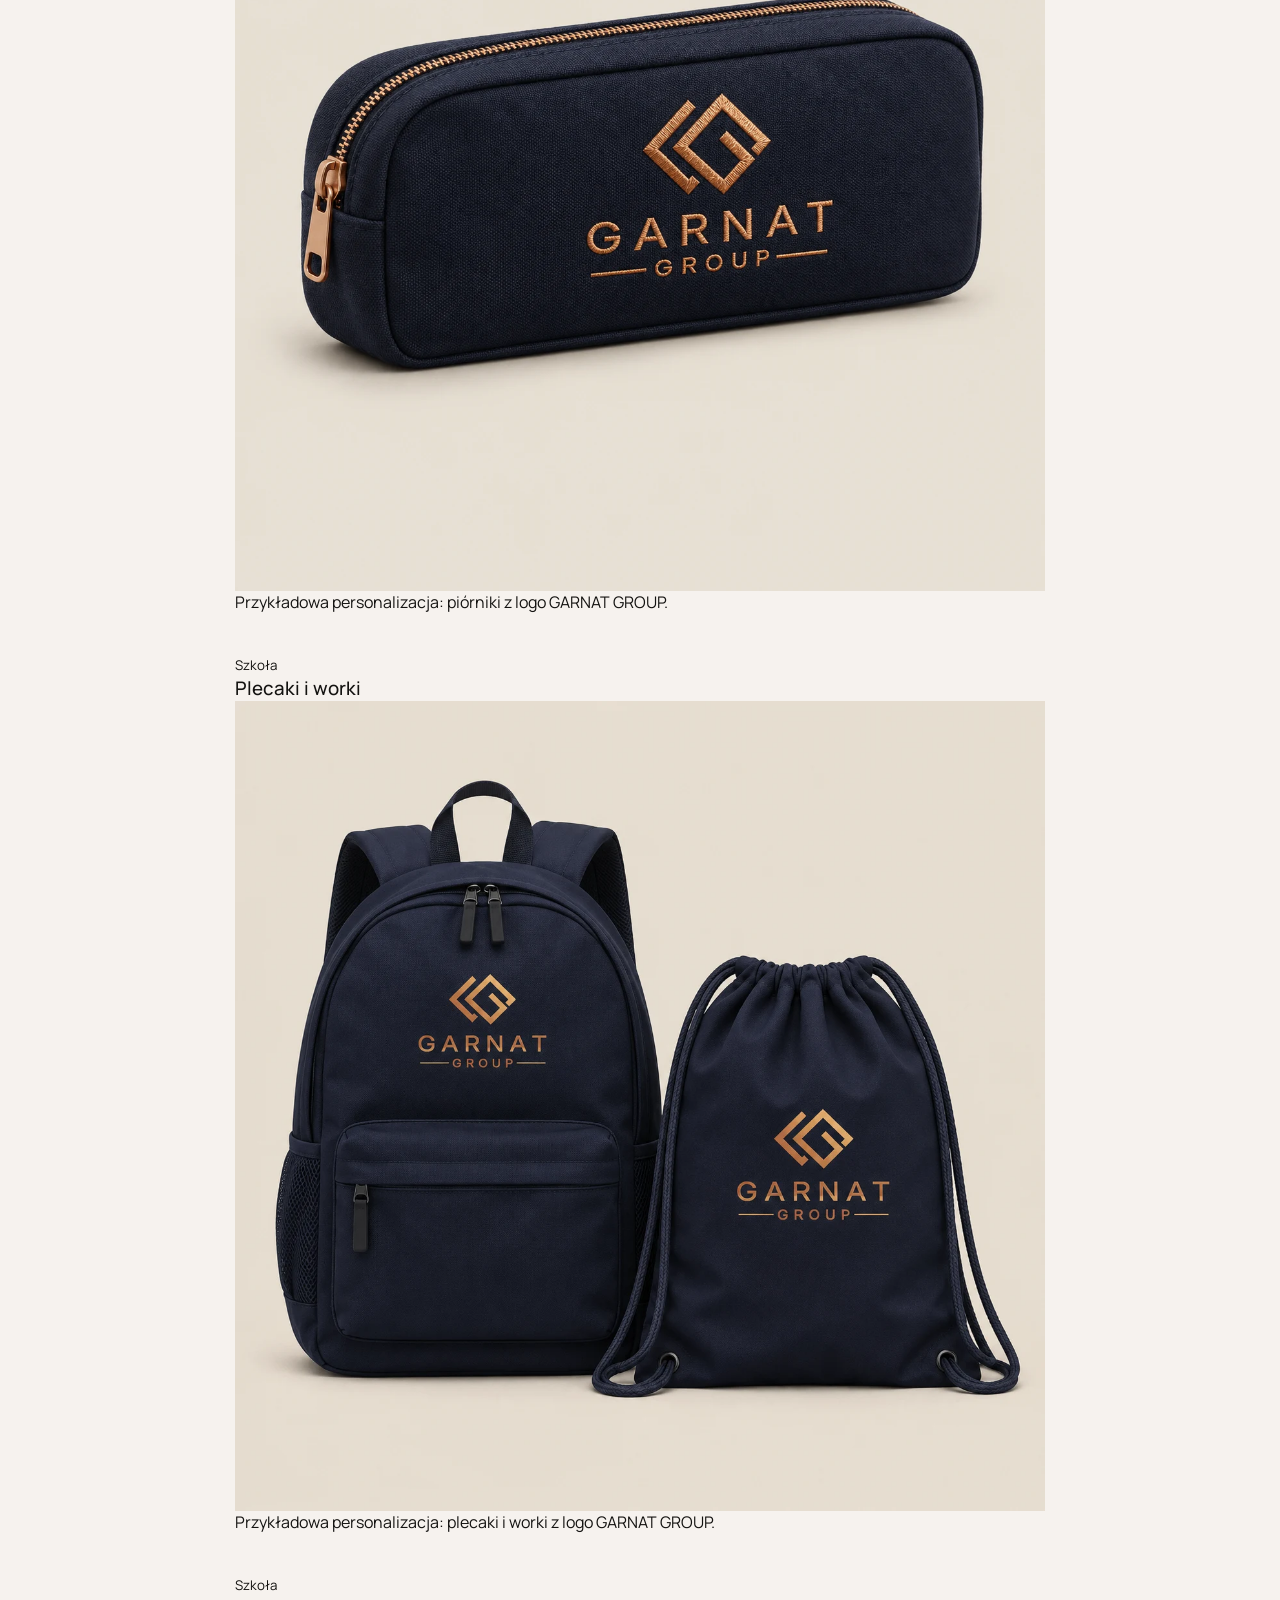
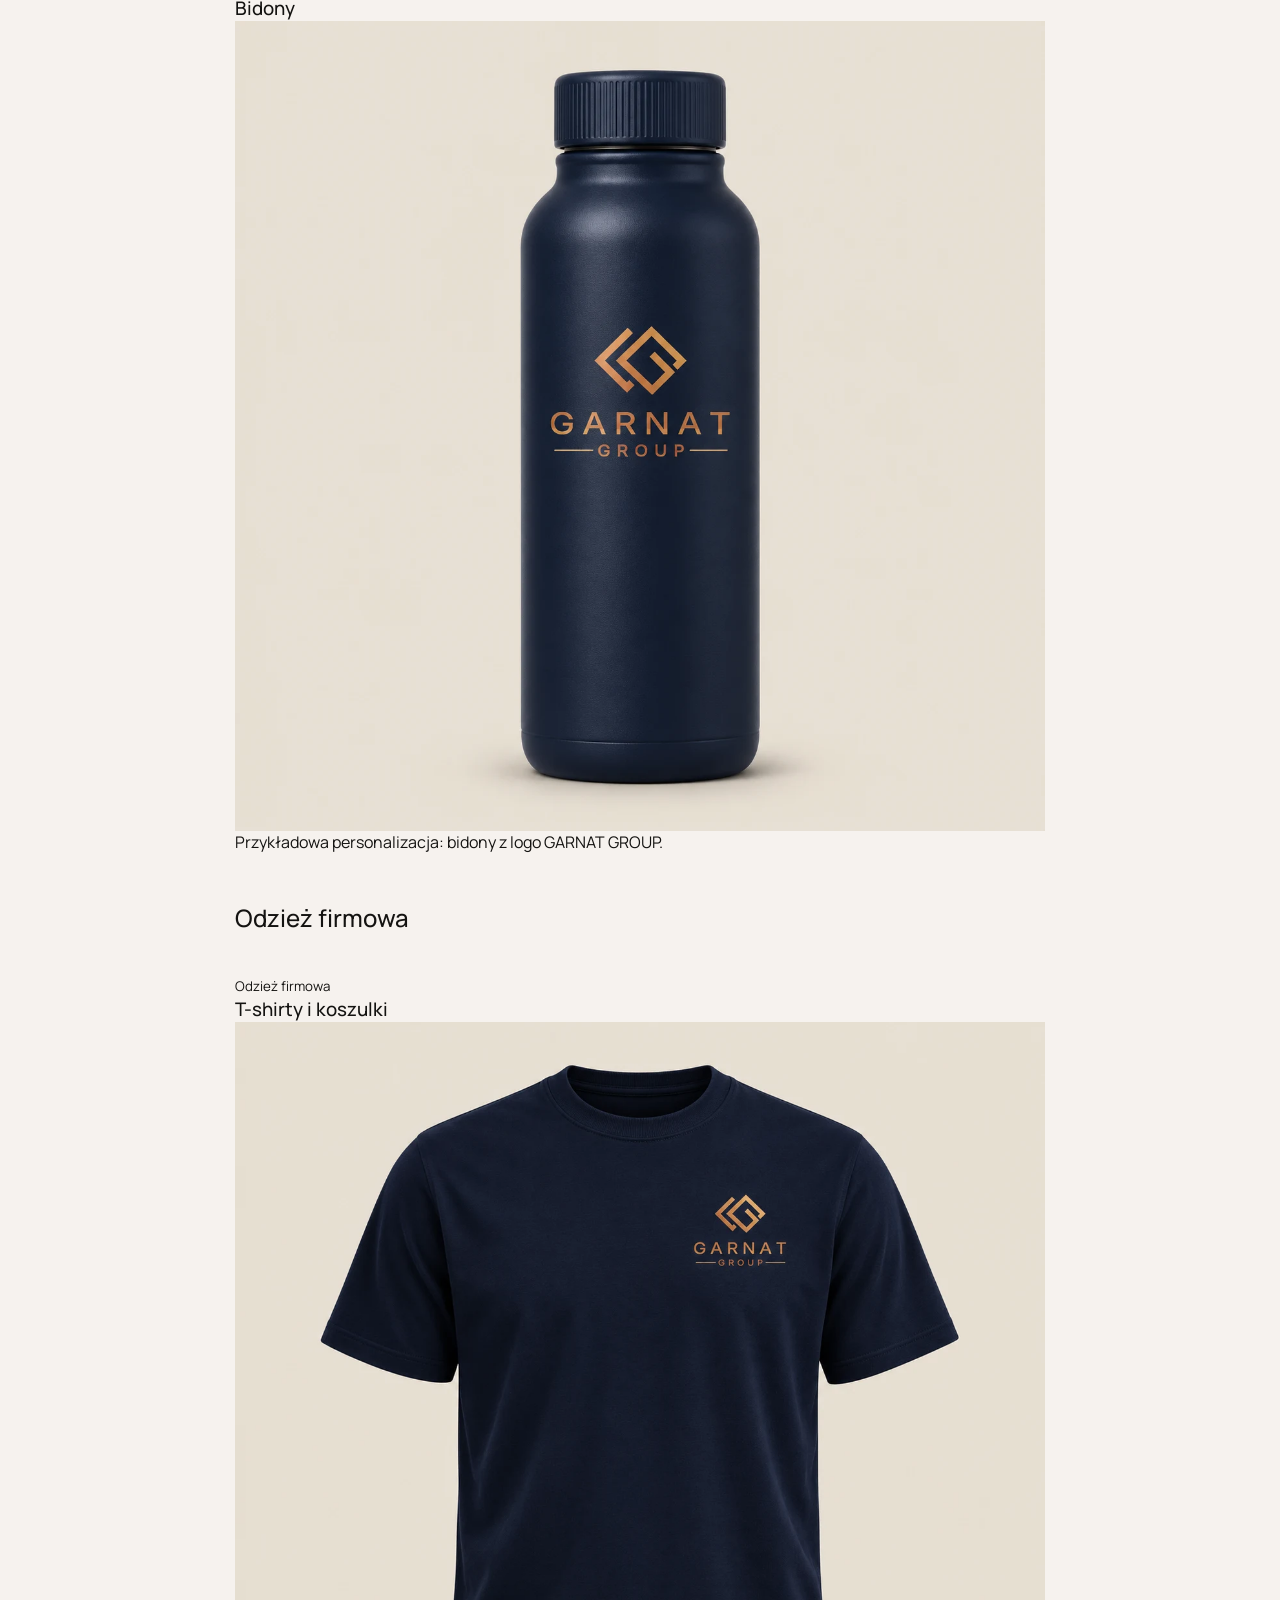
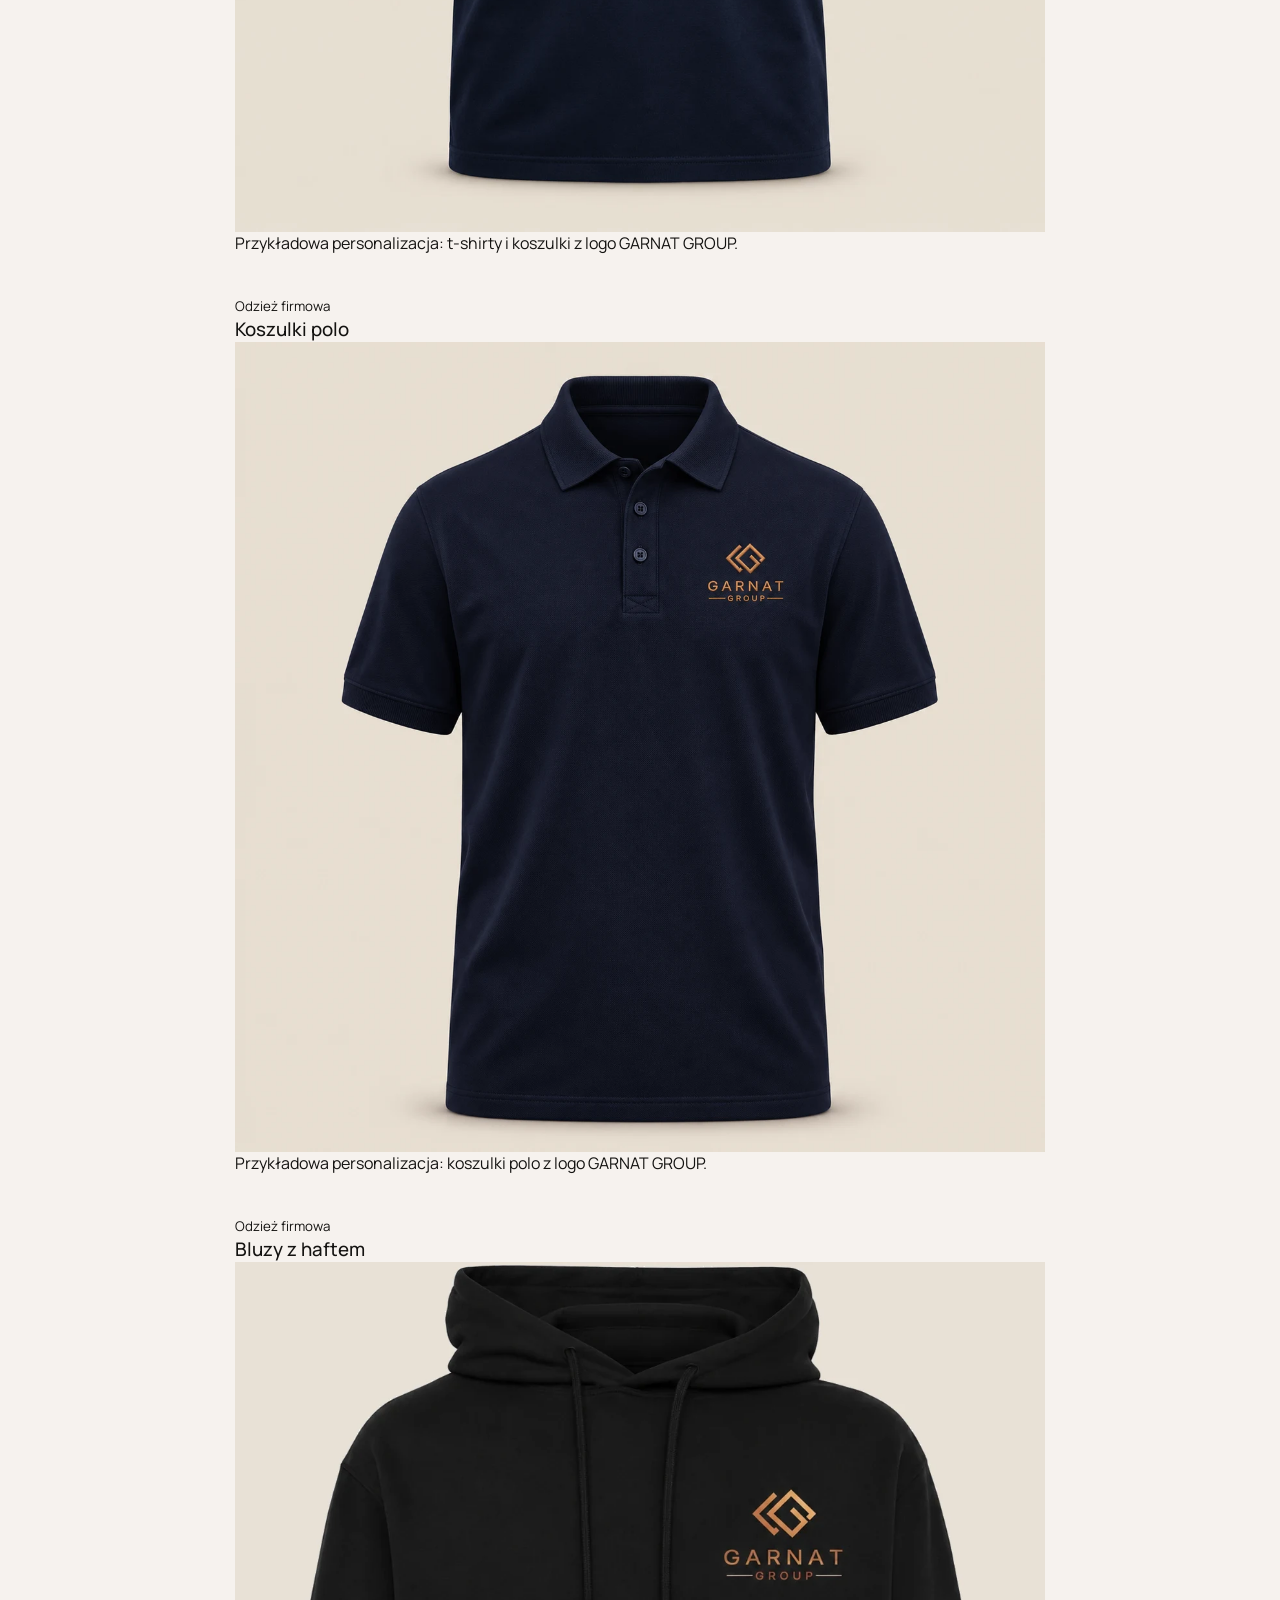
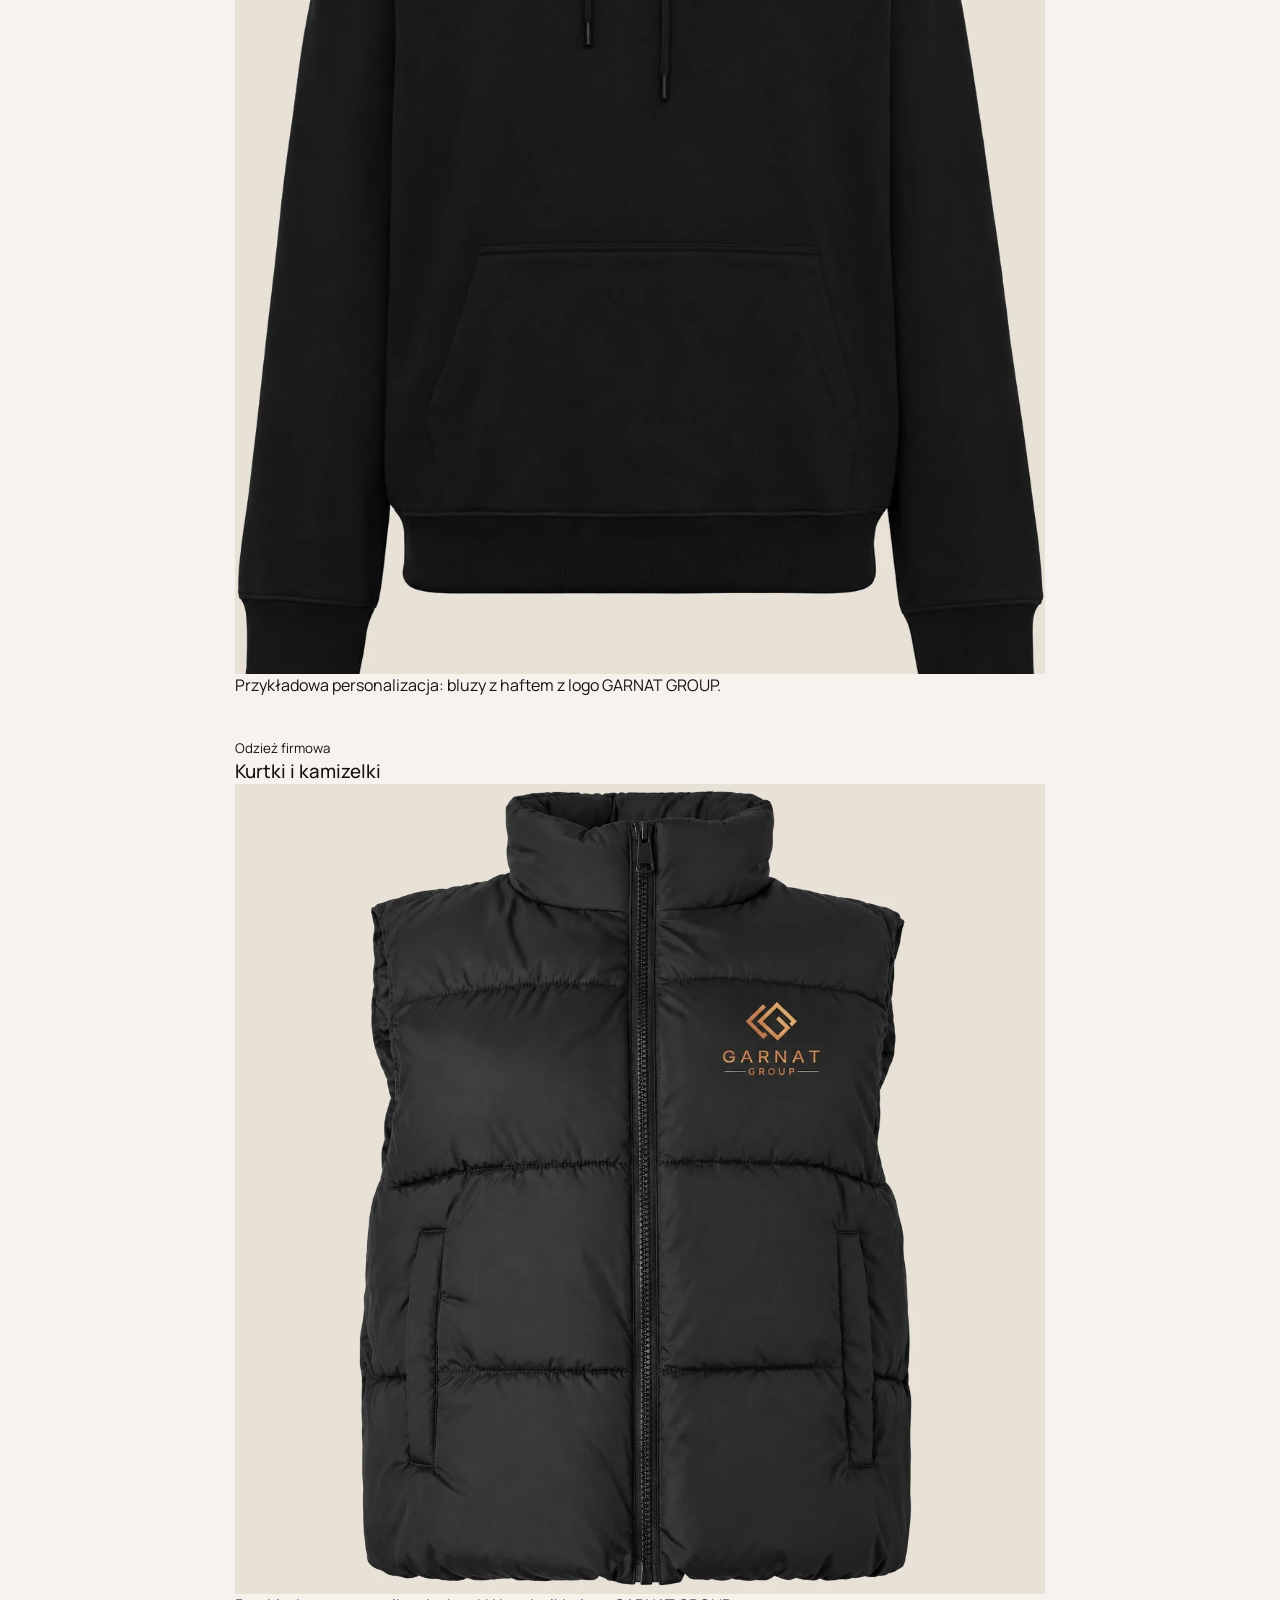
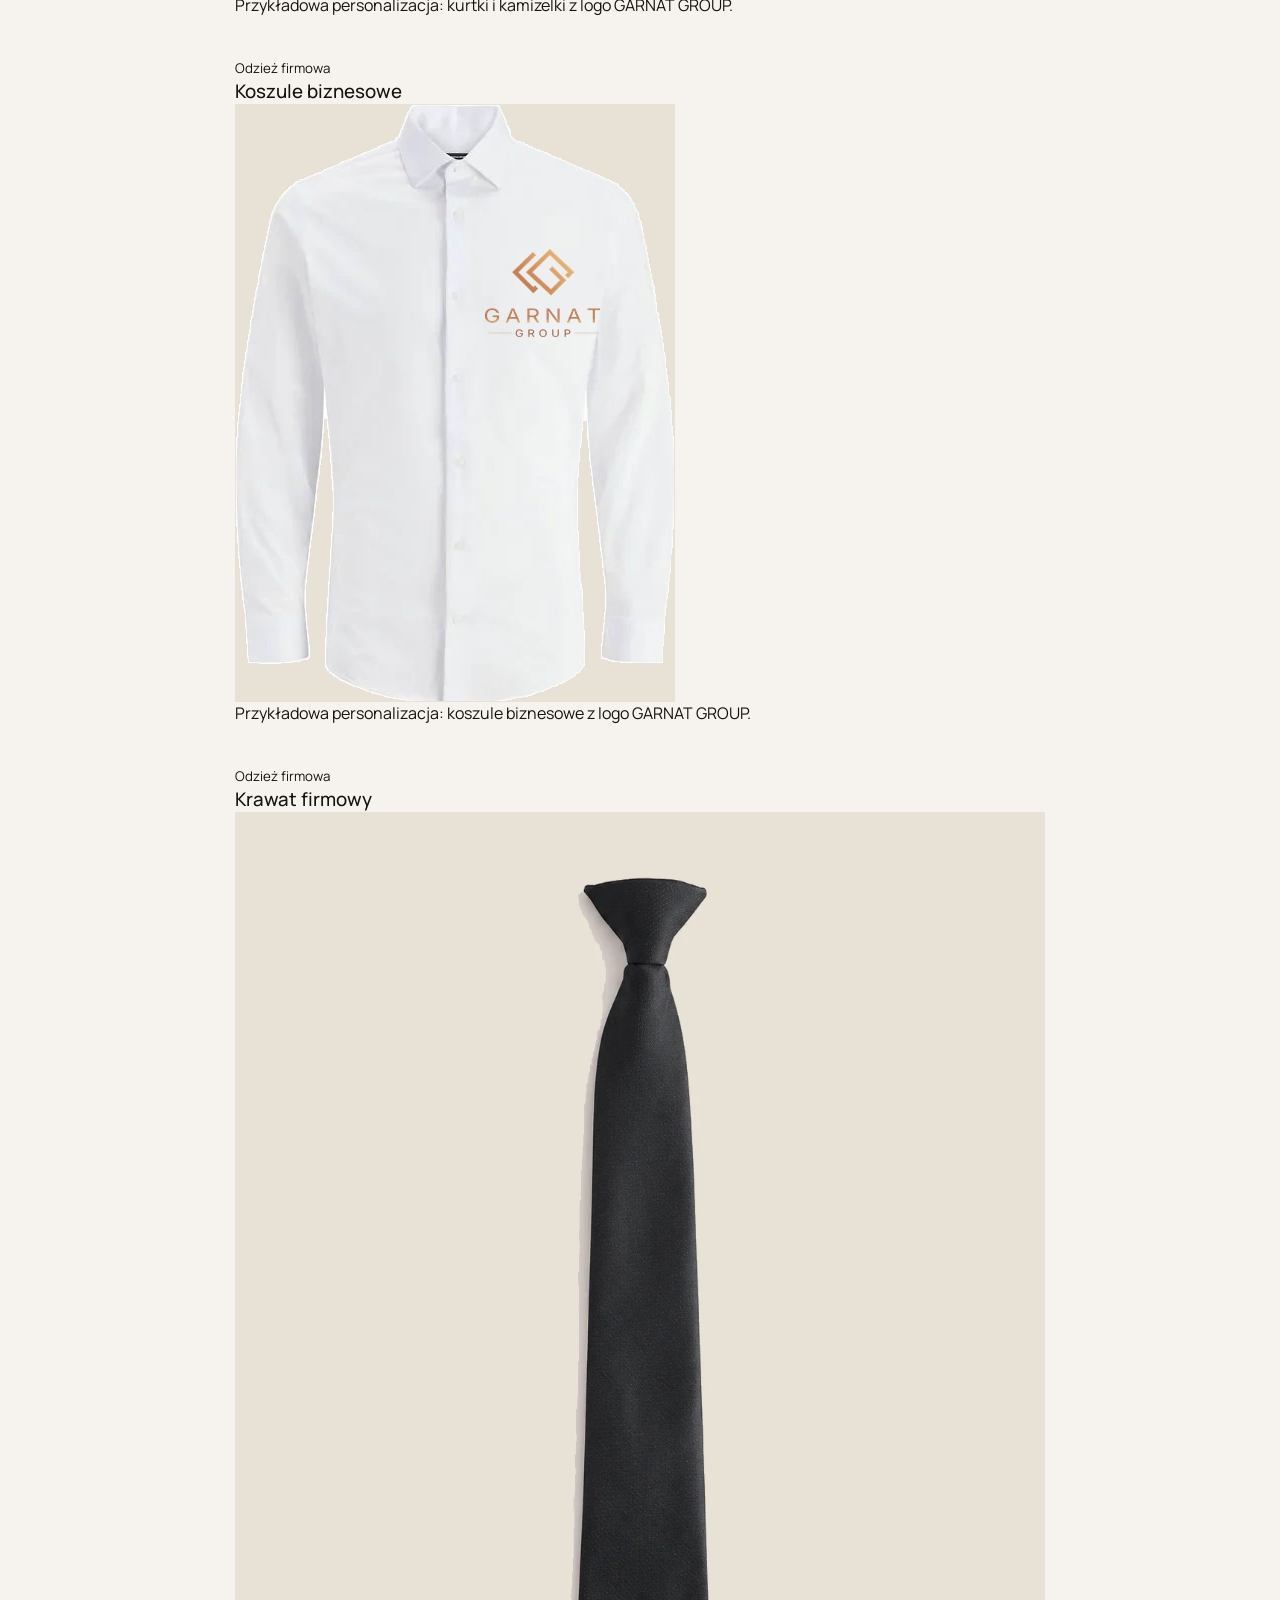
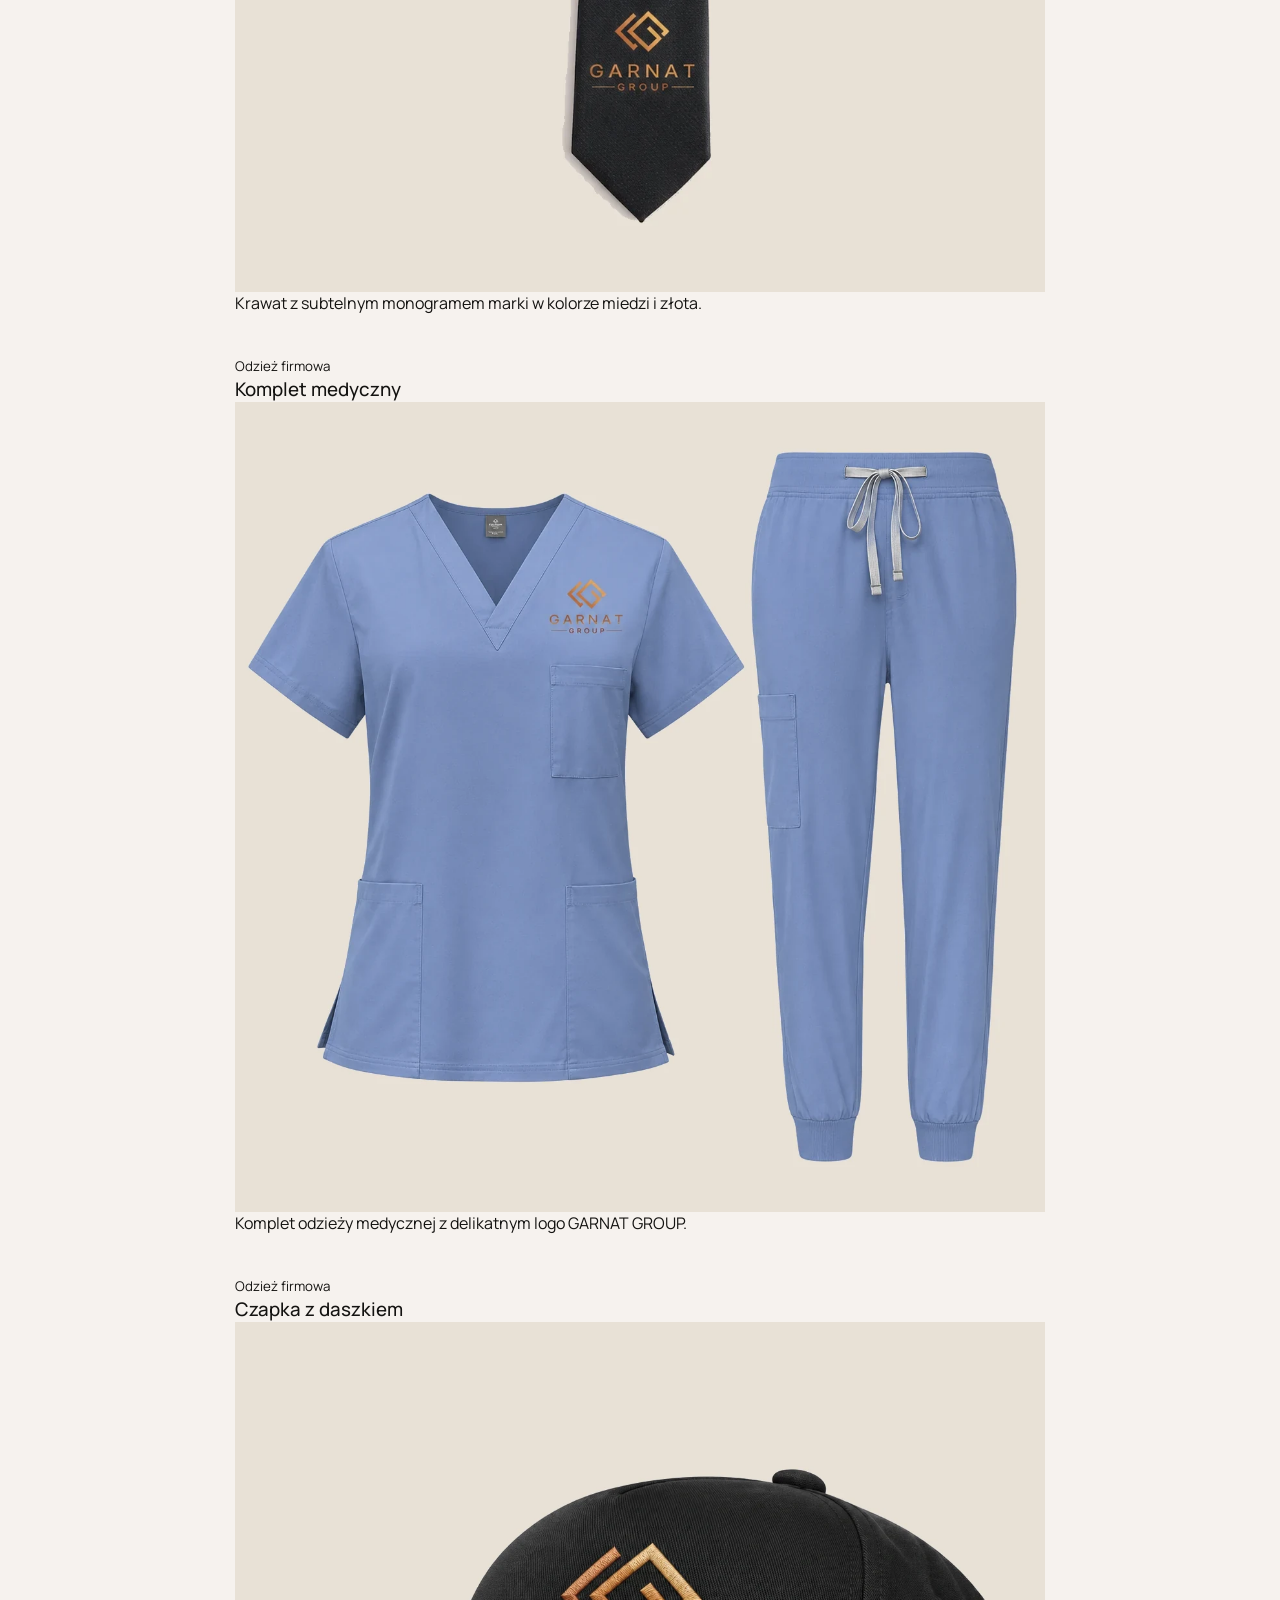
<file: katalog-bez-js.html>
<!doctype html><html lang="pl"><head><meta charset="utf-8"><meta name="viewport" content="width=device-width,initial-scale=1"><title>Katalog GARNAT GROUP</title><link rel="icon" href="images/logo.webp"><link rel="stylesheet" href="styles.css"><style>body{margin:24px auto;max-width:850px;padding:20px;background:#f6f2ee;font:16px Manrope,Arial}img{max-width:100%;height:auto}article{margin:40px 0;scroll-margin-top:24px}a{color:#9b542e}.fallback-nav{display:flex;flex-wrap:wrap;gap:12px}section{margin-top:48px}</style><link rel="alternate" hreflang="en" href="catalog-no-js.html"></head><body><a href="index.html#oferta">← Wróć do oferty</a> · <a href="catalog-no-js.html" hreflang="en" lang="en" aria-label="English">EN</a><h1>Katalog inspiracji</h1><nav class="fallback-nav" aria-label="Kategorie katalogu"><a href="#category-0">Gifty i gadżety</a><a href="#category-1">Szkoła</a><a href="#category-2">Odzież firmowa</a><a href="#category-3">Welcome kits</a><a href="#category-4">Print &amp; Packaging</a><a href="#category-5">BHP</a><a href="#category-6">Events</a><a href="#category-7">Projekty indywidualne</a></nav><section id="category-0"><h2>Gifty i gadżety</h2><article id="produkt-1-1"><small>Gifty i gadżety</small><h3>Kubki reklamowe</h3><img loading="lazy" src="images/katalog-04.webp" alt="Przykładowa personalizacja: kubki reklamowe z logo GARNAT GROUP."><p>Przykładowa personalizacja: kubki reklamowe z logo GARNAT GROUP.</p></article><article id="produkt-1-2"><small>Gifty i gadżety</small><h3>Notesy firmowe</h3><img loading="lazy" src="images/katalog-01.webp" alt="Przykładowa personalizacja: notesy firmowe z logo GARNAT GROUP."><p>Przykładowa personalizacja: notesy firmowe z logo GARNAT GROUP.</p></article><article id="produkt-1-3"><small>Gifty i gadżety</small><h3>Pendrive’y USB</h3><img loading="lazy" src="images/katalog-16.webp" alt="Przykładowa personalizacja: pendrive’y usb z logo GARNAT GROUP."><p>Przykładowa personalizacja: pendrive’y usb z logo GARNAT GROUP.</p></article><article id="produkt-1-4"><small>Gifty i gadżety</small><h3>Parasole z logo</h3><img loading="lazy" src="images/katalog-11.webp" alt="Przykładowa personalizacja: parasole z logo z logo GARNAT GROUP."><p>Przykładowa personalizacja: parasole z logo z logo GARNAT GROUP.</p></article><article id="produkt-1-5"><small>Gifty i gadżety</small><h3>Zestawy prezentowe</h3><img loading="lazy" src="images/katalog-10.webp" alt="Przykładowa personalizacja: zestawy prezentowe z logo GARNAT GROUP."><p>Przykładowa personalizacja: zestawy prezentowe z logo GARNAT GROUP.</p></article></section><section id="category-1"><h2>Szkoła</h2><article id="produkt-2-1"><small>Szkoła</small><h3>Mundurki szkolne</h3><img loading="lazy" src="images/produkt-mundurki-szkolne.webp" alt="Przykładowa personalizacja: mundurki szkolne z logo GARNAT GROUP."><p>Przykładowa personalizacja: mundurki szkolne z logo GARNAT GROUP.</p></article><article id="produkt-2-2"><small>Szkoła</small><h3>Długopisy i ołówki</h3><img loading="lazy" src="images/produkt-dlugopisy-olowki.webp" alt="Przykładowa personalizacja: długopisy i ołówki z logo GARNAT GROUP."><p>Przykładowa personalizacja: długopisy i ołówki z logo GARNAT GROUP.</p></article><article id="produkt-2-3"><small>Szkoła</small><h3>Piórniki</h3><img loading="lazy" src="images/produkt-piornik.webp" alt="Przykładowa personalizacja: piórniki z logo GARNAT GROUP."><p>Przykładowa personalizacja: piórniki z logo GARNAT GROUP.</p></article><article id="produkt-2-4"><small>Szkoła</small><h3>Plecaki i worki</h3><img loading="lazy" src="images/produkt-plecak-worek.webp" alt="Przykładowa personalizacja: plecaki i worki z logo GARNAT GROUP."><p>Przykładowa personalizacja: plecaki i worki z logo GARNAT GROUP.</p></article><article id="produkt-2-5"><small>Szkoła</small><h3>Bidony</h3><img loading="lazy" src="images/produkt-bidon.webp" alt="Przykładowa personalizacja: bidony z logo GARNAT GROUP."><p>Przykładowa personalizacja: bidony z logo GARNAT GROUP.</p></article></section><section id="category-2"><h2>Odzież firmowa</h2><article id="produkt-3-1"><small>Odzież firmowa</small><h3>T-shirty i koszulki</h3><img loading="lazy" src="images/produkt-tshirt.webp" alt="Przykładowa personalizacja: t-shirty i koszulki z logo GARNAT GROUP."><p>Przykładowa personalizacja: t-shirty i koszulki z logo GARNAT GROUP.</p></article><article id="produkt-3-2"><small>Odzież firmowa</small><h3>Koszulki polo</h3><img loading="lazy" src="images/produkt-polo.webp" alt="Przykładowa personalizacja: koszulki polo z logo GARNAT GROUP."><p>Przykładowa personalizacja: koszulki polo z logo GARNAT GROUP.</p></article><article id="produkt-3-3"><small>Odzież firmowa</small><h3>Bluzy z haftem</h3><img loading="lazy" src="images/katalog-13.webp" alt="Przykładowa personalizacja: bluzy z haftem z logo GARNAT GROUP."><p>Przykładowa personalizacja: bluzy z haftem z logo GARNAT GROUP.</p></article><article id="produkt-3-4"><small>Odzież firmowa</small><h3>Kurtki i kamizelki</h3><img loading="lazy" src="images/katalog-08.webp" alt="Przykładowa personalizacja: kurtki i kamizelki z logo GARNAT GROUP."><p>Przykładowa personalizacja: kurtki i kamizelki z logo GARNAT GROUP.</p></article><article id="produkt-3-5"><small>Odzież firmowa</small><h3>Koszule biznesowe</h3><img loading="lazy" src="images/katalog-09.webp" alt="Przykładowa personalizacja: koszule biznesowe z logo GARNAT GROUP."><p>Przykładowa personalizacja: koszule biznesowe z logo GARNAT GROUP.</p></article><article id="inspiracja-katalog-02"><small>Odzież firmowa</small><h3>Krawat firmowy</h3><img loading="lazy" src="images/katalog-02.webp" alt="Krawat z subtelnym monogramem marki w kolorze miedzi i złota."><p>Krawat z subtelnym monogramem marki w kolorze miedzi i złota.</p></article><article id="inspiracja-katalog-06"><small>Odzież firmowa</small><h3>Komplet medyczny</h3><img loading="lazy" src="images/katalog-06.webp" alt="Komplet odzieży medycznej z delikatnym logo GARNAT GROUP."><p>Komplet odzieży medycznej z delikatnym logo GARNAT GROUP.</p></article><article id="inspiracja-katalog-12"><small>Odzież firmowa</small><h3>Czapka z daszkiem</h3><img loading="lazy" src="images/katalog-12.webp" alt="Czapka z haftowanym logo GARNAT GROUP."><p>Czapka z haftowanym logo GARNAT GROUP.</p></article><article id="inspiracja-katalog-18"><small>Odzież firmowa</small><h3>Odzież dla marki</h3><img loading="lazy" src="images/katalog-18.webp" alt="Subtelne znakowanie i spójna kolorystyka firmowej odzieży."><p>Subtelne znakowanie i spójna kolorystyka firmowej odzieży.</p></article></section><section id="category-3"><h2>Welcome kits</h2><article id="produkt-4-1"><small>Welcome kits</small><h3>Notesy powitalne</h3><img loading="lazy" src="images/katalog-01.webp" alt="Przykładowa personalizacja: notesy powitalne z logo GARNAT GROUP."><p>Przykładowa personalizacja: notesy powitalne z logo GARNAT GROUP.</p></article><article id="produkt-4-2"><small>Welcome kits</small><h3>Butelki termiczne</h3><img loading="lazy" src="images/produkt-butelka-termiczna.webp" alt="Przykładowa personalizacja: butelki termiczne z logo GARNAT GROUP."><p>Przykładowa personalizacja: butelki termiczne z logo GARNAT GROUP.</p></article><article id="produkt-4-3"><small>Welcome kits</small><h3>Kubki z logo</h3><img loading="lazy" src="images/katalog-04.webp" alt="Przykładowa personalizacja: kubki z logo z logo GARNAT GROUP."><p>Przykładowa personalizacja: kubki z logo z logo GARNAT GROUP.</p></article><article id="produkt-4-4"><small>Welcome kits</small><h3>Torby na zestawy</h3><img loading="lazy" src="images/katalog-15.webp" alt="Przykładowa personalizacja: torby na zestawy z logo GARNAT GROUP."><p>Przykładowa personalizacja: torby na zestawy z logo GARNAT GROUP.</p></article><article id="produkt-4-5"><small>Welcome kits</small><h3>Pudełka powitalne</h3><img loading="lazy" src="images/produkt-pudelko-powitalne.webp" alt="Przykładowa personalizacja: pudełka powitalne z logo GARNAT GROUP."><p>Przykładowa personalizacja: pudełka powitalne z logo GARNAT GROUP.</p></article></section><section id="category-4"><h2>Print &amp; Packaging</h2><article id="produkt-5-1"><small>Print &amp; Packaging</small><h3>Wizytówki</h3><img loading="lazy" src="images/produkt-wizytowki.webp" alt="Przykładowa personalizacja: wizytówki z logo GARNAT GROUP."><p>Przykładowa personalizacja: wizytówki z logo GARNAT GROUP.</p></article><article id="produkt-5-2"><small>Print &amp; Packaging</small><h3>Katalogi i foldery</h3><img loading="lazy" src="images/produkt-katalogi-foldery.webp" alt="Przykładowa personalizacja: katalogi i foldery z logo GARNAT GROUP."><p>Przykładowa personalizacja: katalogi i foldery z logo GARNAT GROUP.</p></article><article id="produkt-5-3"><small>Print &amp; Packaging</small><h3>Ulotki</h3><img loading="lazy" src="images/produkt-ulotki.webp" alt="Przykładowa personalizacja: ulotki z logo GARNAT GROUP."><p>Przykładowa personalizacja: ulotki z logo GARNAT GROUP.</p></article><article id="produkt-5-4"><small>Print &amp; Packaging</small><h3>Pudełka firmowe</h3><img loading="lazy" src="images/produkt-pudelka-firmowe.webp" alt="Przykładowa personalizacja: pudełka firmowe z logo GARNAT GROUP."><p>Przykładowa personalizacja: pudełka firmowe z logo GARNAT GROUP.</p></article><article id="produkt-5-5"><small>Print &amp; Packaging</small><h3>Torby papierowe</h3><img loading="lazy" src="images/produkt-torba-papierowa.webp" alt="Przykładowa personalizacja: torby papierowe z logo GARNAT GROUP."><p>Przykładowa personalizacja: torby papierowe z logo GARNAT GROUP.</p></article><article id="inspiracja-katalog-19"><small>Print &amp; Packaging</small><h3>Detal robi różnicę</h3><img loading="lazy" src="images/katalog-19.webp" alt="Wizytówki, druk i opakowania w jednej identyfikacji wizualnej."><p>Wizytówki, druk i opakowania w jednej identyfikacji wizualnej.</p></article></section><section id="category-5"><h2>BHP</h2><article id="produkt-6-1"><small>BHP</small><h3>Kaski ochronne</h3><img loading="lazy" src="images/katalog-03.webp" alt="Przykładowa personalizacja: kaski ochronne z logo GARNAT GROUP."><p>Przykładowa personalizacja: kaski ochronne z logo GARNAT GROUP.</p></article><article id="produkt-6-2"><small>BHP</small><h3>Kamizelki ostrzegawcze</h3><img loading="lazy" src="images/katalog-07.webp" alt="Przykładowa personalizacja: kamizelki ostrzegawcze z logo GARNAT GROUP."><p>Przykładowa personalizacja: kamizelki ostrzegawcze z logo GARNAT GROUP.</p></article><article id="produkt-6-3"><small>BHP</small><h3>Odzież robocza</h3><img loading="lazy" src="images/produkt-odziez-robocza.webp" alt="Przykładowa personalizacja: odzież robocza z logo GARNAT GROUP."><p>Przykładowa personalizacja: odzież robocza z logo GARNAT GROUP.</p></article><article id="produkt-6-4"><small>BHP</small><h3>Bandany robocze</h3><img loading="lazy" src="images/katalog-05.webp" alt="Przykładowa personalizacja: bandany robocze z logo GARNAT GROUP."><p>Przykładowa personalizacja: bandany robocze z logo GARNAT GROUP.</p></article><article id="produkt-6-5"><small>BHP</small><h3>Rękawice ochronne</h3><img loading="lazy" src="images/produkt-rekawice.webp" alt="Przykładowa personalizacja: rękawice ochronne z logo GARNAT GROUP."><p>Przykładowa personalizacja: rękawice ochronne z logo GARNAT GROUP.</p></article></section><section id="category-6"><h2>Events</h2><article id="produkt-7-1"><small>Events</small><h3>Torby konferencyjne</h3><img loading="lazy" src="images/katalog-15.webp" alt="Przykładowa personalizacja: torby konferencyjne z logo GARNAT GROUP."><p>Przykładowa personalizacja: torby konferencyjne z logo GARNAT GROUP.</p></article><article id="produkt-7-2"><small>Events</small><h3>Smycze z logo</h3><img loading="lazy" src="images/produkt-smycz.webp" alt="Przykładowa personalizacja: smycze z logo z logo GARNAT GROUP."><p>Przykładowa personalizacja: smycze z logo z logo GARNAT GROUP.</p></article><article id="produkt-7-3"><small>Events</small><h3>Identyfikatory</h3><img loading="lazy" src="images/produkt-identyfikator.webp" alt="Przykładowa personalizacja: identyfikatory z logo GARNAT GROUP."><p>Przykładowa personalizacja: identyfikatory z logo GARNAT GROUP.</p></article><article id="produkt-7-4"><small>Events</small><h3>Opaski eventowe</h3><img loading="lazy" src="images/produkt-opaski-eventowe.webp" alt="Przykładowa personalizacja: opaski eventowe z logo GARNAT GROUP."><p>Przykładowa personalizacja: opaski eventowe z logo GARNAT GROUP.</p></article><article id="produkt-7-5"><small>Events</small><h3>Roll-upy</h3><img loading="lazy" src="images/produkt-rollup.webp" alt="Przykładowa personalizacja: roll-upy z logo GARNAT GROUP."><p>Przykładowa personalizacja: roll-upy z logo GARNAT GROUP.</p></article></section><section id="category-7"><h2>Projekty indywidualne</h2><article id="produkt-8-1"><small>Projekty indywidualne</small><h3>Ręczniki z haftem</h3><img loading="lazy" src="images/katalog-14.webp" alt="Przykładowa personalizacja: ręczniki z haftem z logo GARNAT GROUP."><p>Przykładowa personalizacja: ręczniki z haftem z logo GARNAT GROUP.</p></article><article id="produkt-8-2"><small>Projekty indywidualne</small><h3>Apaszki z nadrukiem</h3><img loading="lazy" src="images/produkt-apaszka.webp" alt="Przykładowa personalizacja: apaszki z nadrukiem z logo GARNAT GROUP."><p>Przykładowa personalizacja: apaszki z nadrukiem z logo GARNAT GROUP.</p></article><article id="produkt-8-3"><small>Projekty indywidualne</small><h3>Opakowania na wymiar</h3><img loading="lazy" src="images/produkt-opakowanie-na-wymiar.webp" alt="Przykładowa personalizacja: opakowania na wymiar z logo GARNAT GROUP."><p>Przykładowa personalizacja: opakowania na wymiar z logo GARNAT GROUP.</p></article><article id="produkt-8-4"><small>Projekty indywidualne</small><h3>Akcesoria według projektu</h3><img loading="lazy" src="images/produkt-akcesoria-projekt.webp" alt="Przykładowa personalizacja: akcesoria według projektu z logo GARNAT GROUP."><p>Przykładowa personalizacja: akcesoria według projektu z logo GARNAT GROUP.</p></article><article id="produkt-8-5"><small>Projekty indywidualne</small><h3>Zestawy na zamówienie</h3><img loading="lazy" src="images/katalog-17.webp" alt="Przykładowa personalizacja: zestawy na zamówienie z logo GARNAT GROUP."><p>Przykładowa personalizacja: zestawy na zamówienie z logo GARNAT GROUP.</p></article></section></body></html>
</file>
<file: styles.css>
@font-face {
  font-family: 'Manrope';
  font-style: normal;
  font-display: swap;
  font-weight: 200 800;
  src: url(fonts/manrope-latin-ext.woff2) format('woff2-variations');
  unicode-range: U+0100-02BA,U+02BD-02C5,U+02C7-02CC,U+02CE-02D7,U+02DD-02FF,U+0304,U+0308,U+0329,U+1D00-1DBF,U+1E00-1E9F,U+1EF2-1EFF,U+2020,U+20A0-20AB,U+20AD-20C0,U+2113,U+2C60-2C7F,U+A720-A7FF;
}
@font-face {
  font-family: 'Manrope';
  font-style: normal;
  font-display: swap;
  font-weight: 200 800;
  src: url(fonts/manrope-latin.woff2) format('woff2-variations');
  unicode-range: U+0000-00FF,U+0131,U+0152-0153,U+02BB-02BC,U+02C6,U+02DA,U+02DC,U+0304,U+0308,U+0329,U+2000-206F,U+20AC,U+2122,U+2191,U+2193,U+2212,U+2215,U+FEFF,U+FFFD;
}
@font-face{font-family:'DM Serif Display';font-style:normal;font-display:swap;font-weight:400;src:url('fonts/dm-serif-display-latin.woff2') format('woff2')}
:root{--black:#141311;--copper:#a85e35;--accent:#b96f43;--cream:#f6f2ee;--paper:#fdfbf8;--muted:#68615a;--line:#dcd4cb;--ease:cubic-bezier(.2,.7,.2,1)}
*{box-sizing:border-box}html{scroll-behavior:smooth;scroll-padding-top:110px}body{margin:0;background:var(--cream);color:var(--black);font-family:"Manrope",Arial,Helvetica,sans-serif;line-height:1.55;-webkit-font-smoothing:antialiased}body.catalog-open{overflow:hidden}a{color:inherit;text-decoration:none}button{font-family:inherit;cursor:pointer}button,a{-webkit-tap-highlight-color:transparent}img{display:block;max-width:100%;height:auto}button:focus-visible,a:focus-visible,summary:focus-visible{outline:3px solid var(--accent);outline-offset:5px}button:disabled{cursor:default}::selection{background:#dfb79d;color:#141311}h1,h2,h3,p{margin:0}h1,h2,h3{font-weight:500}em{font-family:Georgia,'Times New Roman',serif;font-weight:400}section[id]{scroll-margin-top:100px}.container{width:min(1320px,calc(100% - 96px));margin-inline:auto}.eyebrow,.kicker,.section-label{font-size:11px;line-height:1.4;letter-spacing:.15em;text-transform:uppercase}.kicker{color:var(--copper)}.arrow{display:inline-block;width:18px;height:18px;flex-shrink:0;vertical-align:middle;transition:transform .25s var(--ease)}.btn{display:inline-flex;gap:24px;justify-content:space-between;align-items:center;min-height:52px;padding:15px 23px;border:1px solid var(--black);font-size:13px;line-height:1.3;font-weight:500;transition:background .25s,color .25s,border-color .25s}.btn.dark{background:var(--black);color:#fff}.btn:hover{background:var(--accent);color:#fff;border-color:var(--accent)}.btn:hover .arrow,.text-link:hover .arrow{transform:translate(3px,-3px)}.text-link{display:inline-flex;align-items:center;gap:20px;min-height:46px;border-bottom:1px solid currentColor;font-size:13px}.skip-link{position:fixed;top:8px;left:12px;z-index:2000;padding:10px 18px;background:white;transform:translateY(-160%)}.skip-link:focus{transform:none}
/* Navigation */
.site-header{position:sticky;top:0;z-index:100;background:rgba(246,242,238,.96);backdrop-filter:blur(14px);border-bottom:1px solid var(--line)}.header-inner{height:88px;display:flex;justify-content:space-between;align-items:center;gap:30px}.brand{display:flex;align-items:center;gap:12px;flex-shrink:0}.brand-symbol{width:42px;height:42px;object-fit:contain;background:#070707;padding:3px}.brand-name{font-size:22px;line-height:1;letter-spacing:.11em;font-weight:600}.brand-name span{display:block;font-size:9px;letter-spacing:.32em;font-weight:400;margin-top:7px}.desktop-menu{display:flex;align-items:center;gap:33px;font-size:13px}.desktop-menu a{padding-block:13px;position:relative}.desktop-menu a:after{content:'';position:absolute;bottom:5px;left:0;width:0;height:1px;background:var(--copper);transition:width .2s}.desktop-menu a:hover:after{width:100%}.header-cta{min-height:44px;padding:12px 18px;font-size:12px;gap:26px}.mobile-menu{display:none}
/* Studio introduction */
.hero{padding:58px 0 46px}.hero-meta{display:flex;justify-content:space-between;gap:24px;margin-bottom:34px;color:var(--muted)}.hero-meta .eyebrow:last-child{letter-spacing:.07em}.hero-grid{display:grid;grid-template-columns:1.04fr 1fr;gap:35px;align-items:center}.hero-copy{position:relative;padding:20px 0 40px}.hero h1{font-size:clamp(68px,7.4vw,112px);font-weight:500;line-height:.99;letter-spacing:-.065em;margin:22px 0 28px}.hero h1 em{color:var(--copper);letter-spacing:-.06em}.hero h1 .line{display:block}.hero-lead{font-size:17px;line-height:1.7;max-width:420px;color:var(--muted)}.hero-actions{display:flex;align-items:center;gap:25px;flex-wrap:wrap;margin-top:30px}.hero-footnote{font-size:11px;color:var(--muted);margin-top:35px}.hero-visual{position:relative;padding:0 26px 20px 12px}.hero-picture{position:relative;background:#e2d6c9;aspect-ratio:.94;overflow:hidden}.hero-picture>img{width:100%;height:100%;object-fit:cover;transition:transform 1s var(--ease)}.hero-picture:hover>img{transform:scale(1.035)}
/* Offer */
.section{padding:110px 0}.section-heading{display:grid;grid-template-columns:.55fr 1.45fr;gap:30px;margin-bottom:48px}.section-label{color:var(--muted);padding-top:12px}.heading-row{display:flex;justify-content:space-between;align-items:flex-end;gap:30px}.section h2{font-size:clamp(38px,4.4vw,66px);line-height:1.06;letter-spacing:-.05em}.section h2 em{color:var(--copper)}.section-intro{font-size:15px;color:var(--muted);max-width:270px;margin-bottom:6px}.offer-grid{display:grid;grid-template-columns:1.15fr 1fr;gap:38px}.offer-featured{grid-row:span 2}.offer-image{display:block;overflow:hidden;background:#e6ddd3}.offer-image img{width:100%;height:100%;object-fit:cover;transition:transform .7s var(--ease)}.offer-card:hover img{transform:scale(1.025)}.offer-featured .offer-image{aspect-ratio:.94}.offer-small{display:grid;grid-template-columns:.9fr 1fr;gap:23px;align-items:center}.offer-small .offer-image{aspect-ratio:1}.offer-card .kicker{font-size:10px;margin-bottom:12px}.offer-featured .offer-copy{padding:25px 0 0}.offer-card h3{font-size:clamp(24px,2.2vw,32px);line-height:1.15;letter-spacing:-.04em;margin-bottom:12px}.offer-card p{font-size:14px;line-height:1.7;color:var(--muted)}.offer-card .text-link{margin-top:14px;font-size:12px;gap:14px}.offer-text-only{display:block;padding:6px 0 2px}.offer-text-only .offer-copy{max-width:46ch}.offer-text-only h3{max-width:14ch}.offer-text-only p{max-width:52ch}.extra-services{display:grid;grid-template-columns:repeat(3,minmax(0,1fr));gap:34px;margin-top:60px;padding-top:30px;border-top:1px solid var(--line)}.extra-service{display:grid;grid-template-columns:64px 1fr;gap:18px}.extra-service img{width:64px;height:64px;object-fit:cover}.extra-service h3{font-size:16px;margin-bottom:8px}.extra-service p{font-size:12px;color:var(--muted);line-height:1.65}.extra-service .kicker{font-size:9px;margin-bottom:8px}
/* Catalogue invitation */
.catalog-section{background:var(--black);color:var(--cream);overflow:hidden}.catalog-grid{display:grid;grid-template-columns:1fr 1fr;gap:70px;align-items:center}.catalog-section .section-label{color:#bdb2a6;padding:0}.catalog-section h2{font-size:clamp(42px,5.4vw,78px);margin:30px 0 24px}.catalog-section h2 em{color:#cf926c}.catalog-section p{color:#bdb2a6;max-width:375px;font-size:15px;line-height:1.75}.catalog-section .btn{margin-top:32px;background:var(--cream);color:var(--black);border-color:var(--cream)}.catalog-section .btn:hover{background:var(--accent);border-color:var(--accent);color:white}.catalog-count{margin-top:20px!important;font-size:11px!important;letter-spacing:.06em}.catalog-art{position:relative;display:block;min-height:480px;isolation:isolate}.catalog-art:before{content:'';position:absolute;inset:40px 0 35px 25px;border:1px solid #ffffff24;border-radius:50%}.catalog-art:after{content:'G';position:absolute;font:340px/.8 Georgia,serif;color:#b96f4315;right:-10px;bottom:-10px;z-index:-1}.book-preview{position:absolute;left:7%;top:45px;transform:rotate(-9deg);width:62%;aspect-ratio:.74;background:#f3ede6;color:var(--black);padding:26px;box-shadow:12px 20px 35px #0006;border-left:5px solid #c7baad;display:flex;flex-direction:column;transition:transform .5s var(--ease)}.catalog-art:hover .book-preview{transform:rotate(-5deg) translateY(-6px)}.book-top{font-size:9px;letter-spacing:.13em}.book-word{font-size:clamp(30px,3.5vw,50px);line-height:1.05;letter-spacing:-.06em;margin:32px 0 12px}.book-word em{color:var(--copper)}.book-preview img{width:100%;height:0;flex:1;min-height:0;object-fit:cover}.book-bottom{display:flex;justify-content:space-between;gap:8px;margin-top:14px;font-size:9px;letter-spacing:.1em}.catalog-art .preview-label{position:absolute;right:0;bottom:54px;border:1px solid #ffffff55;background:#1d1a17;padding:15px 20px;display:flex;gap:20px;align-items:center;font-size:12px}.preview-label .arrow{color:#d19570}.catalog-art .catalog-tab{position:absolute;right:8%;top:32px;color:#bdb2a6;font-size:10px;letter-spacing:.12em;writing-mode:vertical-rl}
/* Process & brand note */
.process-list{display:grid;grid-template-columns:repeat(5,minmax(0,1fr));gap:24px}.process-step{padding-top:24px;border-top:1px solid var(--line)}.process-no{font-family:"DM Serif Display",Georgia,serif;font-size:72px;line-height:1;color:var(--copper);letter-spacing:-.045em;margin-bottom:24px}.process-step h3{font-size:20px;letter-spacing:-.03em;margin-bottom:12px}.process-step p{font-size:13px;color:var(--muted);line-height:1.7}.studio-note{margin-top:75px;display:grid;grid-template-columns:.55fr 1.45fr;gap:30px;border-top:1px solid var(--line);padding-top:36px}.studio-note .kicker{padding-top:9px}.studio-note p{font-size:clamp(23px,2.6vw,36px);line-height:1.35;letter-spacing:-.03em;max-width:780px}.studio-note p span{color:var(--copper)}
/* Contact */
.contact{background:#ece4db;border-top:1px solid var(--line)}.contact-grid{display:grid;grid-template-columns:1.12fr 1fr;gap:95px;align-items:start}.contact h2{font-size:clamp(42px,5.2vw,76px);margin:28px 0}.contact-description{max-width:370px;color:var(--muted);font-size:15px}.contact-hints{display:flex;flex-wrap:wrap;gap:7px;margin-top:22px}.contact-hints span{border:1px solid #cabeaf;padding:6px 10px;font-size:11px;color:#65594e}.contact .btn{margin-top:30px}.contact-card{background:var(--black);color:var(--cream);padding:35px}.contact-card-title{font-size:12px;color:#bdb2a6;margin-bottom:26px;letter-spacing:.1em;text-transform:uppercase}.contact-email{font-size:clamp(18px,2.2vw,30px);line-height:1.4;letter-spacing:-.03em;overflow-wrap:anywhere;display:block;margin-bottom:28px}.contact-email:hover{color:#d69c78}.contact-item{border-top:1px solid #ffffff25;padding:16px 0;display:flex;justify-content:space-between;align-items:baseline;gap:16px;font-size:12px}.contact-item .label{color:#bdb2a6;flex-shrink:0}.contact-item .value{text-align:right;overflow-wrap:anywhere;min-width:0}.contact-item a:hover{color:#d69c78}.contact-item:last-child{padding-bottom:0}.contact-card .placeholder{color:#bdb2a6;font-size:11px}.site-footer{padding:28px 0;background:var(--black);color:#c3b9af}.footer-inner{display:flex;align-items:center;justify-content:space-between;gap:20px;font-size:11px}.footer-tagline{color:#d19570;letter-spacing:.15em}.footer-inner a{padding:8px 0}.footer-inner a:hover{color:white}
@media(min-width:1550px){.hero h1{font-size:116px}.hero-picture{max-height:650px}}
@media(max-width:1100px){.container{width:calc(100% - 64px)}.desktop-menu{gap:22px}.header-inner{gap:20px}.hero h1{font-size:clamp(58px,7.3vw,85px)}.hero-grid{gap:24px}.hero-visual{padding-left:0}.hero-actions{gap:16px}.hero-lead{font-size:15px}.section-heading{grid-template-columns:.35fr 1fr}.heading-row{align-items:start;flex-direction:column;gap:20px}.section-intro{max-width:480px}.offer-small{grid-template-columns:1fr 1fr;gap:18px}.offer-grid{gap:26px}.offer-card p{font-size:13px}.offer-featured .offer-image{aspect-ratio:.75}.contact-grid{gap:50px}.catalog-grid{gap:38px}.catalog-art{min-height:420px}.book-preview{padding:20px;left:3%;width:72%;top:30px}.extra-services{gap:22px}.extra-service{grid-template-columns:1fr}.extra-service img{width:75px;height:60px}.studio-note{grid-template-columns:.35fr 1fr}}
@media(max-width:800px){html{scroll-padding-top:90px}.offer-text-only{padding:0}.offer-text-only .offer-copy,.offer-text-only p{max-width:none}.container{width:calc(100% - 40px)}.header-inner{height:74px;gap:12px}.brand-symbol{width:34px;height:34px}.brand-name{font-size:18px}.brand-name span{font-size:8px}.desktop-menu,.header-cta{display:none}.mobile-menu{display:block}.mobile-menu summary{cursor:pointer;list-style:none;display:flex;align-items:center;gap:13px;font-size:12px;min-height:44px;padding:8px 0 8px 12px}.mobile-menu summary::-webkit-details-marker{display:none}.menu-icon{width:20px;height:12px;display:block;border-top:1px solid;border-bottom:1px solid;transition:transform .2s}.mobile-menu[open] .menu-icon{transform:rotate(-10deg)}.mobile-panel{position:absolute;left:0;right:0;top:74px;background:var(--cream);padding:12px 20px 24px;border-bottom:1px solid var(--line);box-shadow:0 18px 24px #0001;display:grid}.mobile-panel a{padding:16px 0;border-bottom:1px solid var(--line);display:flex;justify-content:space-between;font-size:19px}.mobile-panel .mobile-contact{font-size:12px;border:0;color:var(--copper);padding-top:22px}.hero{padding:28px 0 30px}.hero-meta{margin-bottom:16px;gap:10px}.hero-meta .eyebrow{font-size:9px}.hero-meta .eyebrow:last-child{font-size:9px;letter-spacing:0}.hero-grid{grid-template-columns:1fr;gap:8px}.hero-copy{padding:0 0 24px}.hero h1{font-size:clamp(57px,10.6vw,86px);letter-spacing:-.065em;margin:18px 0 22px;max-width:650px}.hero h1 .line:nth-child(2){display:inline}.hero h1 em{display:inline}.hero-lead{font-size:15px;max-width:500px}.hero-actions{margin-top:24px;gap:23px}.hero-footnote{margin-top:22px;font-size:10px}.hero-visual{width:100%;max-width:620px;margin:0 auto;padding:0 20px 24px 0}.hero-picture{aspect-ratio:1.05;max-height:none}.section{padding:70px 0}.section-heading{grid-template-columns:1fr;gap:19px;margin-bottom:32px}.section-label{padding-top:0;font-size:10px}.heading-row{gap:17px}.section h2{font-size:clamp(38px,7vw,54px)}.section-intro{font-size:14px;max-width:420px}.offer-grid{grid-template-columns:1fr;gap:32px}.offer-featured{grid-row:auto}.offer-featured .offer-image{aspect-ratio:1.15}.offer-featured .offer-copy{padding-top:20px}.offer-card h3{font-size:28px}.offer-card p{font-size:14px}.offer-small{grid-template-columns:.85fr 1fr;gap:22px}.offer-small .offer-image{aspect-ratio:.85}.offer-card .text-link{font-size:12px;margin-top:9px}.extra-services{grid-template-columns:1fr;gap:0;margin-top:35px;padding-top:10px}.extra-service{grid-template-columns:72px 1fr;gap:18px;padding:22px 0;border-bottom:1px solid var(--line)}.extra-service:last-child{border-bottom:0}.extra-service img{width:72px;height:72px}.extra-service h3{font-size:17px;margin-bottom:6px}.extra-service p{font-size:13px}.catalog-grid{grid-template-columns:1fr;gap:20px}.catalog-section h2{font-size:clamp(42px,8.7vw,64px);margin:24px 0 20px}.catalog-section p{font-size:14px;max-width:480px}.catalog-section .btn{margin-top:25px}.catalog-art{width:100%;max-width:440px;min-height:400px;margin:0 auto}.book-preview{left:10%;width:62%;padding:20px}.book-word{font-size:36px;margin:26px 0 14px}.catalog-art .preview-label{right:3%;bottom:35px;padding:12px 16px}.catalog-art .catalog-tab{right:8%}.process-list{grid-template-columns:1fr;gap:0}.process-step{display:grid;grid-template-columns:45px 1fr;column-gap:18px;padding:22px 0}.process-no{grid-row:span 2;margin:0;padding-top:0;font-size:48px;line-height:1}.process-step h3{font-size:22px;margin-bottom:7px}.process-step p{font-size:14px}.studio-note{margin-top:34px;grid-template-columns:1fr;gap:20px;padding-top:26px}.studio-note .kicker{font-size:10px}.studio-note p{font-size:26px}.contact-grid{grid-template-columns:1fr;gap:36px}.contact h2{font-size:clamp(42px,8.8vw,64px);margin:22px 0}.contact-description{max-width:460px;font-size:14px}.contact-card{padding:26px}.contact-email{font-size:clamp(21px,5.3vw,30px)}.contact-item{font-size:12px}.footer-inner{flex-wrap:wrap;gap:10px 20px}.footer-tagline{font-size:9px}}
@media(max-width:380px){.container{width:calc(100% - 32px)}.hero h1{font-size:55px}.hero-actions{gap:16px}.hero-actions .btn{padding-inline:16px;gap:20px}.hero-actions .text-link{font-size:12px;gap:12px}.hero-meta .eyebrow:last-child{display:none}.offer-small{grid-template-columns:1fr}.offer-small .offer-image{aspect-ratio:1.3}.catalog-art{min-height:360px}.book-preview{padding:17px}.book-word{font-size:30px}.contact-card{padding:22px}.contact-item{gap:10px}}
@media(prefers-reduced-motion:reduce){html{scroll-behavior:auto}*,*:before,*:after{animation:none!important;transition:none!important}}
@media(max-width:800px){.brand-name span{letter-spacing:.13em}.mobile-menu{flex-shrink:0}.brand{min-width:0}.brand-name{min-width:0}.brand-name span{white-space:nowrap}}
@media(max-width:360px){.brand{gap:9px}.brand-name{font-size:17px}.brand-name span{font-size:7px;letter-spacing:.08em}.mobile-menu summary{gap:10px}}
@media(min-width:801px) and (max-width:1100px){.desktop-menu,.header-cta{display:none}.mobile-menu{display:block;flex-shrink:0}.mobile-menu summary{cursor:pointer;list-style:none;display:flex;align-items:center;gap:13px;font-size:13px;min-height:44px;padding:8px 0 8px 12px}.mobile-menu summary::-webkit-details-marker{display:none}.menu-icon{width:20px;height:12px;display:block;border-top:1px solid;border-bottom:1px solid}.mobile-menu[open] .menu-icon{transform:rotate(-10deg)}.mobile-panel{position:absolute;left:0;right:0;top:88px;background:var(--cream);padding:12px 32px 24px;border-bottom:1px solid var(--line);box-shadow:0 18px 24px #0001;display:grid}.mobile-panel a{padding:16px 0;border-bottom:1px solid var(--line);display:flex;justify-content:space-between;font-size:19px}.mobile-panel .mobile-contact{font-size:13px;border:0;color:var(--copper);padding-top:22px}}

p, .contact-item, .hero-meta{font-weight:400}.hero-lead,.section-intro,.offer-card p,.process-step p,.contact-description{letter-spacing:-.015em}.section-label{letter-spacing:.12em}.hero{padding-bottom:34px}

/* Aligned touch targets; SVG icons render consistently across browsers. */
@media(max-width:800px){
 .hero-actions{display:grid;grid-template-columns:repeat(2,minmax(0,1fr));align-items:stretch;gap:12px;width:100%;max-width:480px}
 .hero-actions .btn,.hero-actions .text-link{display:flex;width:100%;height:54px;min-height:54px;align-items:center;justify-content:space-between;gap:8px;padding:12px 14px;border:1px solid var(--black);font-size:12px;line-height:1.3;white-space:nowrap}
 .hero-actions .text-link{background:transparent;color:var(--black)}
 .hero-actions .text-link:hover{background:var(--accent);border-color:var(--accent);color:white}
}
@media(max-width:380px){.hero-actions{grid-template-columns:1fr;gap:10px;max-width:none}.hero-actions .btn,.hero-actions .text-link{padding-inline:18px}}

/* Garnat Group: oficjalny sygnet + oryginalny logotyp, bez tła. */
.brand-symbol{width:47px;height:43px;object-fit:contain;background:transparent;padding:0;flex-shrink:0}
.brand-name{display:flex;flex-direction:column;align-items:flex-start;gap:2px;font-size:initial;letter-spacing:normal;line-height:1}
.brand-wordmark{display:block;width:178px;height:auto;object-fit:contain}
.brand-name span{display:block;margin:0;font-family:Manrope,Arial,sans-serif;font-size:8px;font-weight:500;letter-spacing:.14em;color:var(--muted);white-space:nowrap}
/* Całe dziewięć zdjęć każdego kolażu pozostaje widoczne, bez przycinania krawędzi. */
.hero .hero-picture{aspect-ratio:942 / 848;background:#fff}
.hero .hero-picture>img{object-fit:contain}
.offer-card.offer-featured .offer-image{aspect-ratio:872 / 848;background:#fff}
.offer-card.offer-featured .offer-image img{object-fit:contain}
@media(max-width:800px){
 .brand{gap:9px}
 .brand-symbol{width:37px;height:35px}
 .brand-wordmark{width:140px}
 .brand-name span{font-size:6.5px;letter-spacing:.08em}
}
@media(max-width:360px){
 .brand-symbol{width:32px;height:30px}
 .brand-wordmark{width:128px}
 .brand-name span{font-size:6px;letter-spacing:.05em}
}

/* Kategorie oferty */
.category-grid{display:grid;grid-template-columns:repeat(2,minmax(0,1fr));gap:10px;margin-top:24px}.category-card{display:block;border:1px solid var(--copper);border-radius:10px;padding:12px 16px;background:transparent;color:inherit;text-decoration:none}.category-card h3{font:700 20px/1.15 Manrope,Arial,sans-serif;letter-spacing:-.025em;margin:0 0 6px}.category-card ul{margin:0;padding-left:16px;display:grid;gap:0;font-size:13px;line-height:1.3;font-weight:700}.category-card li::marker{color:var(--copper)}.category-card:hover{background:#b96f4308}.category-card:focus-visible{outline:3px solid var(--copper);outline-offset:4px}@media(max-width:600px){.category-grid{grid-template-columns:1fr;gap:8px}.category-card{padding:12px 14px}.category-card ul{font-size:13px}}

.offer-overview{padding-top:60px}.offer-intro{max-width:800px}.offer-intro h2{font:400 clamp(32px,4.2vw,58px)/1.12 Manrope,Arial,sans-serif;letter-spacing:-.05em;margin:20px 0}.offer-intro p{max-width:680px;font-size:16px;line-height:1.7;color:var(--muted);margin:0}.offer-overview .category-grid{margin-top:24px}@media(max-width:600px){.offer-overview{padding-top:36px}.offer-intro p{font-size:14px}}

/* Header wordmark and opening panel */
.site-brand {
  display: flex;
  align-items: center;
  gap: 10px;
  flex: 0 1 408px;
  min-width: 0;
}
.site-brand-art {
  display: block;
  width: 100%;
  aspect-ratio: 1144 / 113;
  background: url("images/garnat-copper-logo.jpg") 58.52% 17.96% / 115.385% auto no-repeat;
  mix-blend-mode: multiply;
}
html[lang="en"] .site-brand-art {
  width: 52%;
  flex-shrink: 0;
  aspect-ratio: 569 / 113;
  background-size: 231.986% auto;
  background-position-x: 13.72%;
}
.site-brand-caption {
  border-inline-start: 1px solid #a46452;
  padding-inline-start: 10px;
  color: #834936;
  font-size: 10px;
  font-weight: 700;
  line-height: 1.35;
  letter-spacing: .13em;
  text-transform: uppercase;
}
html[lang="pl"] .site-brand-caption { display: none; }
.opening-panel {
  margin-block-start: clamp(20px, 4vw, 54px);
  padding: clamp(22px, 3vw, 38px) clamp(16px, 4vw, 48px);
  border: 1px solid #dedbd8;
  border-radius: clamp(16px, 3vw, 36px);
  text-align: center;
}
.opening-panel h1 {
  margin: 0;
  color: #a46452;
  font-size: clamp(21px, 2.65vw, 35px);
  font-weight: 800;
  line-height: 1.1;
}
.opening-statement {
  margin: clamp(14px, 2vw, 25px) 0 0;
  font-size: clamp(16px, 1.95vw, 26px);
  font-weight: 800;
  line-height: 1.3;
}
.opening-statement span {
  display: block;
}
.opening-services {
  display: flex;
  flex-wrap: wrap;
  justify-content: center;
  gap: .15em .3em;
  margin: clamp(17px, 2.4vw, 31px) 0 0;
  padding-block-start: clamp(15px, 2.2vw, 28px);
  border-block-start: 2px solid #a46452;
  font-size: clamp(12px, 1.55vw, 20px);
  font-weight: 800;
  line-height: 1.25;
}
.opening-services span + span::before {
  content: "•";
  margin-inline-end: .3em;
}
.opening-description {
  margin: clamp(9px, 1.4vw, 18px) 0 0;
  color: #585858;
  font-size: clamp(12px, 1.35vw, 17px);
  font-weight: 700;
  line-height: 1.3;
}
@media (max-width: 600px) {
  .site-brand { flex-basis: 225px; }
  html[lang="pl"] .site-brand-caption { display: block; }
  .site-brand-art,
  html[lang="en"] .site-brand-art {
    width: 52%;
    flex-shrink: 0;
    aspect-ratio: 569 / 113;
    background-size: 231.986% auto;
    background-position-x: 13.72%;
  }
  .site-brand-caption { font-size: 8px; letter-spacing: .08em; }
}
</file>
<file: katalog.css>
.catalog-dialog{inset:0;margin:0;width:100vw;max-width:100vw;height:100dvh;max-height:100dvh;border:0;background:#252321;color:#fff;overflow:hidden}.catalog-dialog::backdrop{background:#252321}.leaflet-shell{height:100%;display:flex;flex-direction:column}.leaflet-top{display:flex;align-items:center;justify-content:space-between;gap:16px;padding:15px 28px;background:#151413;border-bottom:1px solid #ffffff18}.leaflet-brand{font:22px Georgia,serif;letter-spacing:.08em}.leaflet-sub{display:block;color:#bfb5ab;font:11px Manrope,Arial,sans-serif;letter-spacing:.1em;margin-top:4px}.leaflet-actions{display:flex;gap:8px}.leaflet-tool{border:1px solid #ffffff40;background:transparent;color:white;padding:10px 14px;font-size:13px}.leaflet-tool:hover{background:#ffffff15}.leaflet-stage{flex:1;min-height:0;overflow:auto;display:flex;align-items:center;justify-content:center;padding:24px 64px;position:relative;background:radial-gradient(ellipse at center,#49423b,#252321 75%);touch-action:pan-y}.leaflet-book{display:flex;justify-content:center;align-items:stretch;max-width:100%;height:min(67dvh,720px);filter:drop-shadow(0 16px 22px #0007)}.leaflet-page{display:flex;flex-direction:column;background:#f6f2ee;color:#0b0b0b;aspect-ratio: .75;width:auto;height:100%;max-width:100%;padding:clamp(15px,2.5dvh,30px);position:relative;overflow:hidden;animation:page-in .28s ease-out}.leaflet-page[hidden]{display:none}.leaflet-page+.leaflet-page{border-left:1px solid #cfc5ba}.leaflet-page .eyebrow{font-size:10px;letter-spacing:.16em;text-transform:uppercase;color:#965330}.leaflet-page h3{font:400 clamp(24px,3.5dvh,40px)/1.05 Georgia,serif;margin:12px 0 16px}.leaflet-page img{width:100%;height:0;flex:1;min-height:0;object-fit:contain;background:#e9e1d7}.leaflet-page .page-desc{font-size:clamp(11px,1.5dvh,14px);color:#655d56;margin:13px 0}.page-folio{display:flex;justify-content:space-between;font-size:9px;color:#776e65;border-top:1px solid #d8cec3;padding-top:10px;letter-spacing:.1em}.leaflet-cover{background:#111;color:#f6f2ee;justify-content:center;padding:clamp(22px,4dvh,44px);border:1px solid #b96f4366}.leaflet-cover .cover-word{font:400 clamp(38px,7dvh,76px)/.95 Georgia,serif;margin:26px 0}.leaflet-cover .cover-word span{color:#b96f43}.leaflet-cover p{font-size:14px;color:#bbb0a5;line-height:1.6}.leaflet-cover .page-folio{margin-top:auto;color:#bbb0a5}.cover-mark{font:90px/.9 Georgia,serif;color:#b96f43;margin-top:auto}.cover-kicker{color:#b96f43;font-size:10px;letter-spacing:.2em;margin-top:26px}.leaflet-bottom{background:#151413;padding:14px 24px 12px;display:flex;flex-direction:column;align-items:center;gap:10px}.leaflet-controls{display:flex;align-items:center;justify-content:center;gap:20px}.leaflet-arrow{background:transparent;border:1px solid #ffffff55;color:white;width:44px;height:40px;font-size:22px}.leaflet-arrow:disabled{opacity:.25;cursor:default}.leaflet-counter{min-width:135px;text-align:center;font-size:13px}.leaflet-pages{display:flex;gap:7px}.leaflet-pages button{border:1px solid #ffffff40;background:transparent;color:#c6bcb2;padding:5px 11px;font-size:11px}.leaflet-pages button[aria-current=true]{background:#b96f43;color:white;border-color:#b96f43}.leaflet-hint{font-size:11px;color:#a69a8e;margin:0;text-align:center}.leaflet-stage.is-zoomed{display:block}.is-zoomed .leaflet-book{height:130dvh;max-width:none;width:max-content;margin:0 auto;filter:none}.is-zoomed .leaflet-page{max-width:none}.leaflet-stage.turning .leaflet-book{animation:page-in .25s ease-out}@keyframes page-in{from{opacity:.5;transform:translateX(12px)}to{opacity:1;transform:translateX(0)}}
@media(max-width:800px){.leaflet-top{padding:12px 14px}.leaflet-brand{font-size:17px}.leaflet-sub{font-size:9px}.leaflet-tool{padding:9px 10px}.leaflet-stage{padding:18px 12px}.leaflet-book{height:min(61dvh,calc((100vw - 28px)*1.333));max-width:100%}.leaflet-page h3{font-size:25px}.leaflet-page .page-desc{font-size:11px}.leaflet-bottom{padding:12px 12px max(12px,env(safe-area-inset-bottom))}.leaflet-hint{font-size:10px}.fullscreen-tool{display:none}.leaflet-cover .cover-word{font-size:clamp(36px,10vw,58px)}.cover-mark{font-size:70px}.leaflet-cover p{font-size:12px}.leaflet-page .eyebrow{font-size:9px}}
@media(prefers-reduced-motion:reduce){.leaflet-page,.leaflet-stage.turning .leaflet-book{animation:none}}

/* Otwarcie przez zwykły link działa także bez JavaScriptu. */
.catalog-dialog{display:none;position:fixed;z-index:1000;top:0;right:0;bottom:0;left:0;height:100vh;height:100dvh}
.catalog-dialog:target,.catalog-dialog.is-open{display:block}
.catalog-dialog:not(.js-ready) .leaflet-stage{display:block;overflow:auto}
.catalog-dialog:not(.js-ready) .leaflet-book{display:flex;flex-direction:column;height:auto;max-width:640px;margin:auto;gap:20px}
.catalog-dialog:not(.js-ready) .leaflet-page,.catalog-dialog:not(.js-ready) .leaflet-page[hidden]{display:flex;height:auto;min-height:70vh;width:100%;aspect-ratio:auto}
.catalog-dialog:not(.js-ready) .leaflet-page img{height:auto;flex:none;max-height:65vh}
.catalog-dialog:not(.js-ready) .leaflet-controls,.catalog-dialog:not(.js-ready) .leaflet-pages,.catalog-dialog:not(.js-ready) #leaflet-zoom,.catalog-dialog:not(.js-ready) #leaflet-fullscreen{display:none}
.catalog-dialog:not(.js-ready) .leaflet-cover{min-height:75vh}
.leaflet-page img[data-src]{background:linear-gradient(135deg,#e9e1d7,#f6f2ee)}.image-retry{font-size:12px;padding:10px;border:1px solid #b96f43;background:#fff;color:#111}.leaflet-pages{max-width:90vw;overflow:auto;flex-shrink:0}.image-retry{margin-top:8px}.leaflet-page .page-folio{flex-shrink:0}
.catalog-dialog a{color:inherit;text-decoration:none}.catalog-dialog[aria-hidden="true"]{display:none}.catalog-dialog .leaflet-page .eyebrow{color:#965330}.catalog-dialog .leaflet-bottom{margin:0}.catalog-dialog .leaflet-cover h3{letter-spacing:-.04em}.catalog-dialog .cover-word{flex-shrink:0}.leaflet-tool{min-height:44px;display:inline-flex;align-items:center;justify-content:center}.leaflet-arrow{min-height:44px}.leaflet-pages button{min-width:36px;min-height:36px}.catalog-dialog{height:100vh;height:100dvh}.catalog-dialog .leaflet-hint{line-height:1.4}
@media(max-width:800px){.catalog-dialog .fullscreen-tool{display:none}.catalog-dialog .leaflet-actions{flex-shrink:0}.catalog-dialog .leaflet-tool{white-space:nowrap;padding:9px 10px}.catalog-dialog .leaflet-brand{font-size:16px}.catalog-dialog .leaflet-sub{font-size:8px}.catalog-dialog .leaflet-top{gap:10px}.catalog-dialog .leaflet-book{max-width:100%}}
@media(max-width:360px){.catalog-dialog .leaflet-brand{font-size:14px}.catalog-dialog .leaflet-tool{font-size:11px;padding:9px 8px}.catalog-dialog .leaflet-actions{gap:5px}}
@media(max-height:560px){.catalog-dialog .leaflet-top{padding:8px 14px}.catalog-dialog .leaflet-sub{display:none}.catalog-dialog .leaflet-stage{padding:10px 18px}.catalog-dialog .leaflet-book{height:55dvh}.catalog-dialog .leaflet-page{padding:12px}.catalog-dialog .leaflet-page h3{font-size:20px;margin:6px 0 10px}.catalog-dialog .leaflet-page .page-desc{display:none}.catalog-dialog .page-folio{font-size:8px;padding-top:6px;margin-top:6px}.catalog-dialog .leaflet-page .eyebrow{font-size:8px}.catalog-dialog .leaflet-cover p,.catalog-dialog .cover-kicker{display:none}.catalog-dialog .cover-mark{font-size:34px;margin-top:10px}.catalog-dialog .leaflet-cover .cover-word{font-size:32px;margin:12px 0}.catalog-dialog .leaflet-bottom{padding:8px 12px;gap:6px}.catalog-dialog .leaflet-hint{display:none}.catalog-dialog .leaflet-pages button{min-height:30px;padding-block:3px}.catalog-dialog .is-zoomed .leaflet-book{height:150dvh}.catalog-dialog .is-zoomed .leaflet-page .page-desc{display:block}}
/* Mobile viewer: fit the page to the actual space between the toolbars. */
.catalog-dialog.is-mobile{width:100%;max-width:100%;height:var(--catalog-height,100dvh);max-height:var(--catalog-height,100dvh)}
.is-mobile .leaflet-shell{height:100%;min-height:0;overflow:hidden}
.is-mobile .leaflet-top{display:grid;grid-template-columns:minmax(0,1fr) auto;align-items:center;gap:8px;flex-shrink:0;padding:10px 12px;padding-top:max(10px,env(safe-area-inset-top))}
.is-mobile .leaflet-brand{font-size:14px;line-height:1.2;letter-spacing:.04em;overflow-wrap:anywhere}
.is-mobile .leaflet-sub{display:none}
.is-mobile .leaflet-actions{gap:6px}
.is-mobile .leaflet-tool{min-height:44px;padding:9px 10px;font-size:12px;white-space:nowrap}
.catalog-dialog.is-mobile .fullscreen-tool{display:none}
.is-mobile .leaflet-stage{flex:1 1 0;min-width:0;min-height:0;display:flex;align-items:center;justify-content:center;padding:12px 10px;overflow:auto;overscroll-behavior:contain}
.catalog-dialog.is-mobile .leaflet-book{display:flex;flex-shrink:0;min-width:0;max-width:none;max-height:none;filter:drop-shadow(0 7px 15px #0005)}
.catalog-dialog.is-mobile .leaflet-page:not([hidden]){display:grid;grid-template-rows:auto auto minmax(0,1fr) auto auto;gap:9px;flex:0 0 100%;width:100%;height:100%;min-width:0;max-width:none;aspect-ratio:auto;padding:16px;border:0;animation:none}
.catalog-dialog.is-mobile .leaflet-page .eyebrow{font-size:9px;line-height:1.3;letter-spacing:.1em;margin:0}
.catalog-dialog.is-mobile .leaflet-page h3{font-size:22px;line-height:1.12;margin:0;overflow-wrap:anywhere}
.catalog-dialog.is-mobile .leaflet-page img{display:block;width:100%;height:100%;min-width:0;min-height:0;max-width:100%;max-height:100%;object-fit:contain;aspect-ratio:auto;background:#eee7df}
.catalog-dialog.is-mobile .leaflet-page .page-desc{display:-webkit-box;-webkit-box-orient:vertical;-webkit-line-clamp:2;overflow:hidden;font-size:11px;line-height:1.45;margin:0}
.catalog-dialog.is-mobile .page-folio{display:flex;align-items:center;justify-content:space-between;gap:8px;font-size:8px;line-height:1.3;padding-top:7px;margin:0;letter-spacing:.04em}
.catalog-dialog.is-mobile .leaflet-cover:not([hidden]){display:flex;flex-direction:column;justify-content:space-between;gap:10px;background:#111;color:#f6f2ee;padding:22px;border:1px solid #b96f4366}
.catalog-dialog.is-mobile .cover-mark{font-size:54px;line-height:1;margin:0}
.catalog-dialog.is-mobile .cover-kicker{display:block;font-size:8px;line-height:1.4;letter-spacing:.1em;margin:0}
.catalog-dialog.is-mobile .leaflet-cover .cover-word{font-size:clamp(30px,9vw,48px);line-height:.95;margin:0}
.catalog-dialog.is-mobile .leaflet-cover p{display:block;font-size:11px;line-height:1.45;margin:0}
.catalog-dialog.is-mobile .leaflet-cover p+p{display:none}
.catalog-dialog.is-mobile .leaflet-cover .page-folio{margin:0;padding-top:8px}
.catalog-dialog.is-mobile .leaflet-bottom{flex:0 0 auto;padding:10px 12px;gap:8px;padding-bottom:max(10px,env(safe-area-inset-bottom))}
.is-mobile .leaflet-controls{width:100%;max-width:330px;justify-content:space-between;gap:12px}
.is-mobile .leaflet-arrow{width:44px;height:44px;min-height:44px;flex-shrink:0}
.is-mobile .leaflet-counter{min-width:0;font-size:12px}
.is-mobile .leaflet-pages{max-width:100%;gap:6px}
.is-mobile .leaflet-pages button{min-width:36px;min-height:36px;padding:5px 10px}
.catalog-dialog.is-mobile .leaflet-hint{display:none}
.catalog-dialog.is-mobile .leaflet-stage.is-zoomed{display:block;touch-action:pan-x pan-y pinch-zoom}
.catalog-dialog.is-mobile .is-zoomed .leaflet-book{margin:0 auto;filter:none}
.catalog-dialog.is-mobile.is-compact .leaflet-page:not([hidden]){padding:10px;gap:6px}
.catalog-dialog.is-mobile.is-compact .leaflet-page h3{font-size:17px}
.catalog-dialog.is-mobile.is-compact .leaflet-page .page-desc{display:none}
.catalog-dialog.is-mobile.is-compact .leaflet-page{grid-template-rows:auto auto minmax(0,1fr) auto}
.catalog-dialog.is-mobile.is-compact .leaflet-cover:not([hidden]){padding:15px;gap:6px}
.catalog-dialog.is-mobile.is-compact .cover-mark,.catalog-dialog.is-mobile.is-compact .cover-kicker,.catalog-dialog.is-mobile.is-compact .leaflet-cover p{display:none}
.catalog-dialog.is-mobile.is-compact .leaflet-cover .cover-word{font-size:clamp(24px,7vw,36px)}
.catalog-dialog.is-mobile .leaflet-page:not(.leaflet-cover) h3{display:-webkit-box;-webkit-box-orient:vertical;-webkit-line-clamp:2;overflow:hidden}
.catalog-dialog.is-mobile .leaflet-page:not(.leaflet-cover) .eyebrow{white-space:nowrap;overflow:hidden;text-overflow:ellipsis}
.catalog-dialog.is-mobile .leaflet-cover .cover-word{font-size:clamp(20px,calc(var(--mobile-page-width,300px)*.13),48px)}
.catalog-dialog.is-mobile.is-compact .leaflet-cover .cover-word{font-size:clamp(19px,calc(var(--mobile-page-width,250px)*.13),36px)}
@media(orientation:landscape) and (min-width:600px){.catalog-dialog.is-mobile .leaflet-bottom{display:grid;grid-template-columns:minmax(0,1fr) auto;align-items:center;gap:20px;padding:8px 16px;padding-bottom:max(8px,env(safe-area-inset-bottom))}.catalog-dialog.is-mobile .leaflet-controls{justify-self:center}.catalog-dialog.is-mobile .leaflet-pages{max-width:42vw}}

.catalog-category-bar{display:flex;align-items:center;justify-content:center;gap:12px;background:#151413;padding:8px 16px;flex-shrink:0;font-size:12px;color:#c6bcb2}.catalog-category-bar select{max-width:100%;min-width:0;min-height:36px;background:#252321;color:#fff;border:1px solid #ffffff40;padding:6px 10px;font:inherit}.leaflet-pages button[hidden]{display:none}@media(max-height:560px){.catalog-category-bar{padding:4px 12px}.catalog-category-bar select{min-height:30px}}
</file>
